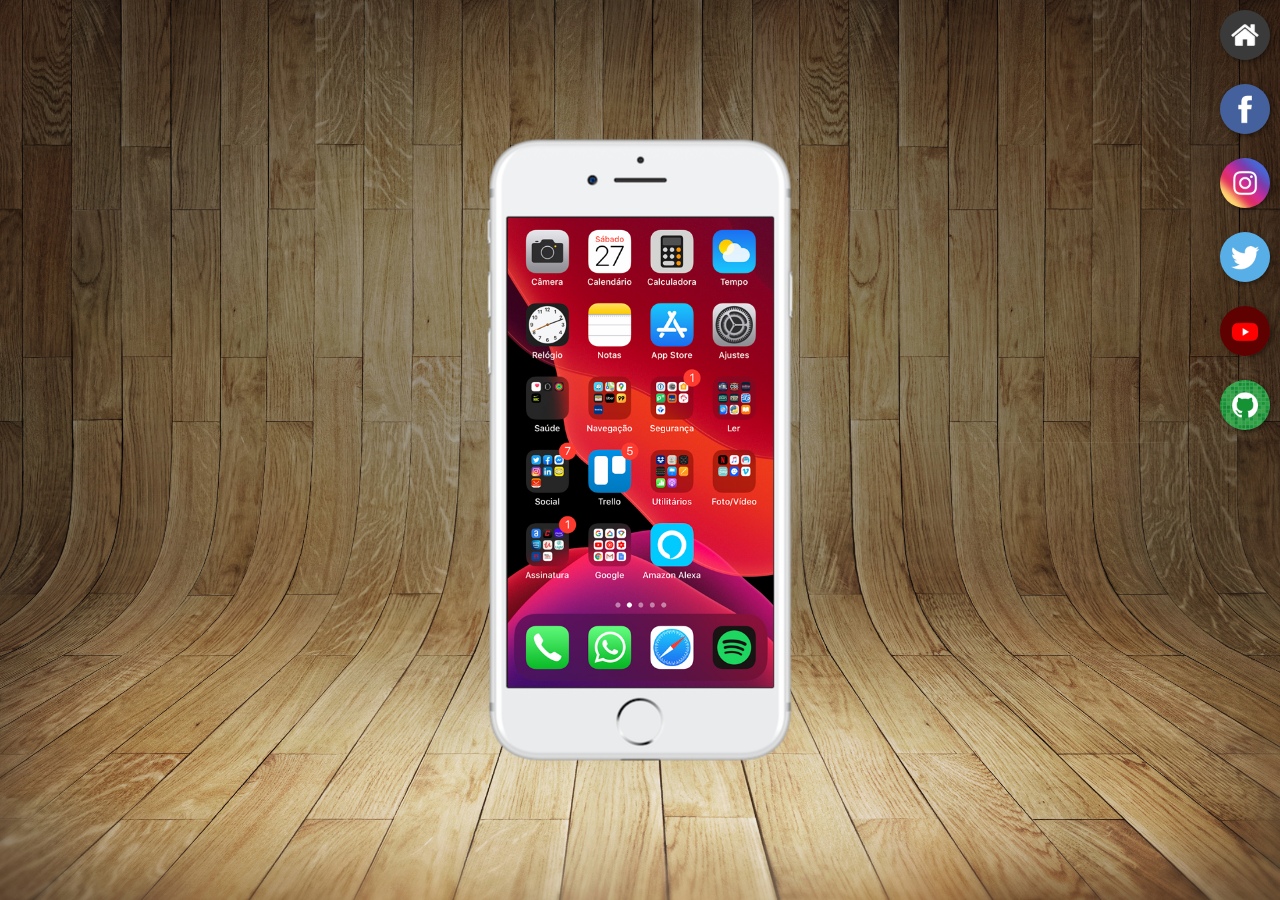
<file: index.html>
<!DOCTYPE html>
<html lang="pt-br">
<head>
    <meta charset="UTF-8">
    <meta name="viewport" content="width=device-width, initial-scale=1.0">
    <link rel="shortcut icon" href="favicon.ico" type="image/x-icon">
    <link rel="stylesheet" href="estilos/style.css">
    <title>Projeto Redes Sociais</title>
</head>
<body>
    <main>
        <section id="telefone">
            <iframe src="home.html" name="tela" id="tela" frameborder="0">
                Seu navegador não é compatível com isso.
            </iframe>
        </section>
        <section id="redes-sociais">
            <a href="home.html" target="tela"><img src="imagens/logo-home.jpg" alt="Home"></a><br>
            <a href="facebook.html" target="tela"><img src="imagens/logo-facebook.jpg" alt="Facebook"></a><br>
            <a href="instagram.html" target="tela"><img src="imagens/logo-instagram.jpg" alt="Instagram"></a><br>
            <a href="twitter.html" target="tela"><img src="imagens/logo-twitter.jpg" alt="Twitter"></a><br>
            <a href="youtube.html" target="tela"><img src="imagens/logo-youtube.jpg" alt="YouTube"></a><br>
            <a href="github.html" target="tela"><img src="imagens/logo-github.jpg" alt="Github"></a>
        </section>
    </main>
</body>
</html>
</file>
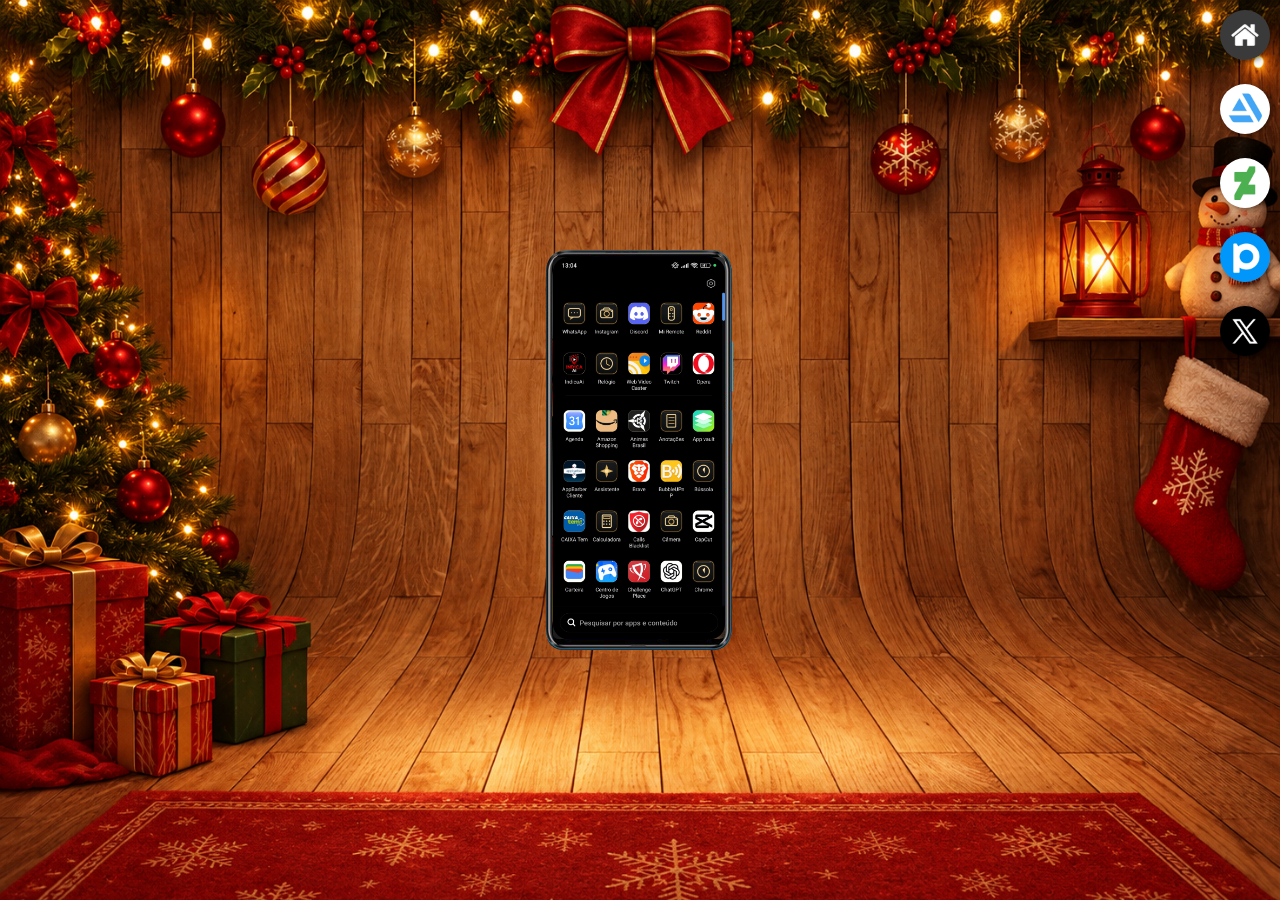
<file: meu-projeto/index.html>
<!DOCTYPE html>
<html lang="pt-br">
<head>
    <meta charset="UTF-8">
    <meta name="viewport" content="width=device-width, initial-scale=1.0">
    <link rel="shortcut icon" href="imagens/favicon.ico" type="image/x-icon">
    <link rel="stylesheet" href="estilos/style.css">
    <title>Projeto Redes Sociais</title>
</head>
<body>
    <main>
        <section id="telefone">
            <iframe src="home.html" name="tela" id="tela" frameborder="0"></iframe>
        </section>
        <section id="redes-sociais">
            <a href="home.html" target="tela"><img src="imagens/logo-home.jpg" alt="Home"></a><br>
            <a href="artstation.html" target="tela"><img src="imagens/logo-artstation.jpg" alt="Artstation"></a><br>
            <a href="devianart.html" target="tela"><img src="imagens/logo-devianart.jpg" alt="Devianart"></a><br>
            <a href="pixiv.html" target="tela"><img src="imagens/logo-pixiv.jpg" alt="Pixiv"></a><br>
            <a href="x.html" target="tela"><img src="imagens/logo-x.jpg" alt="X"></a>
        </section>
    </main>
</body>
</html>
</file>
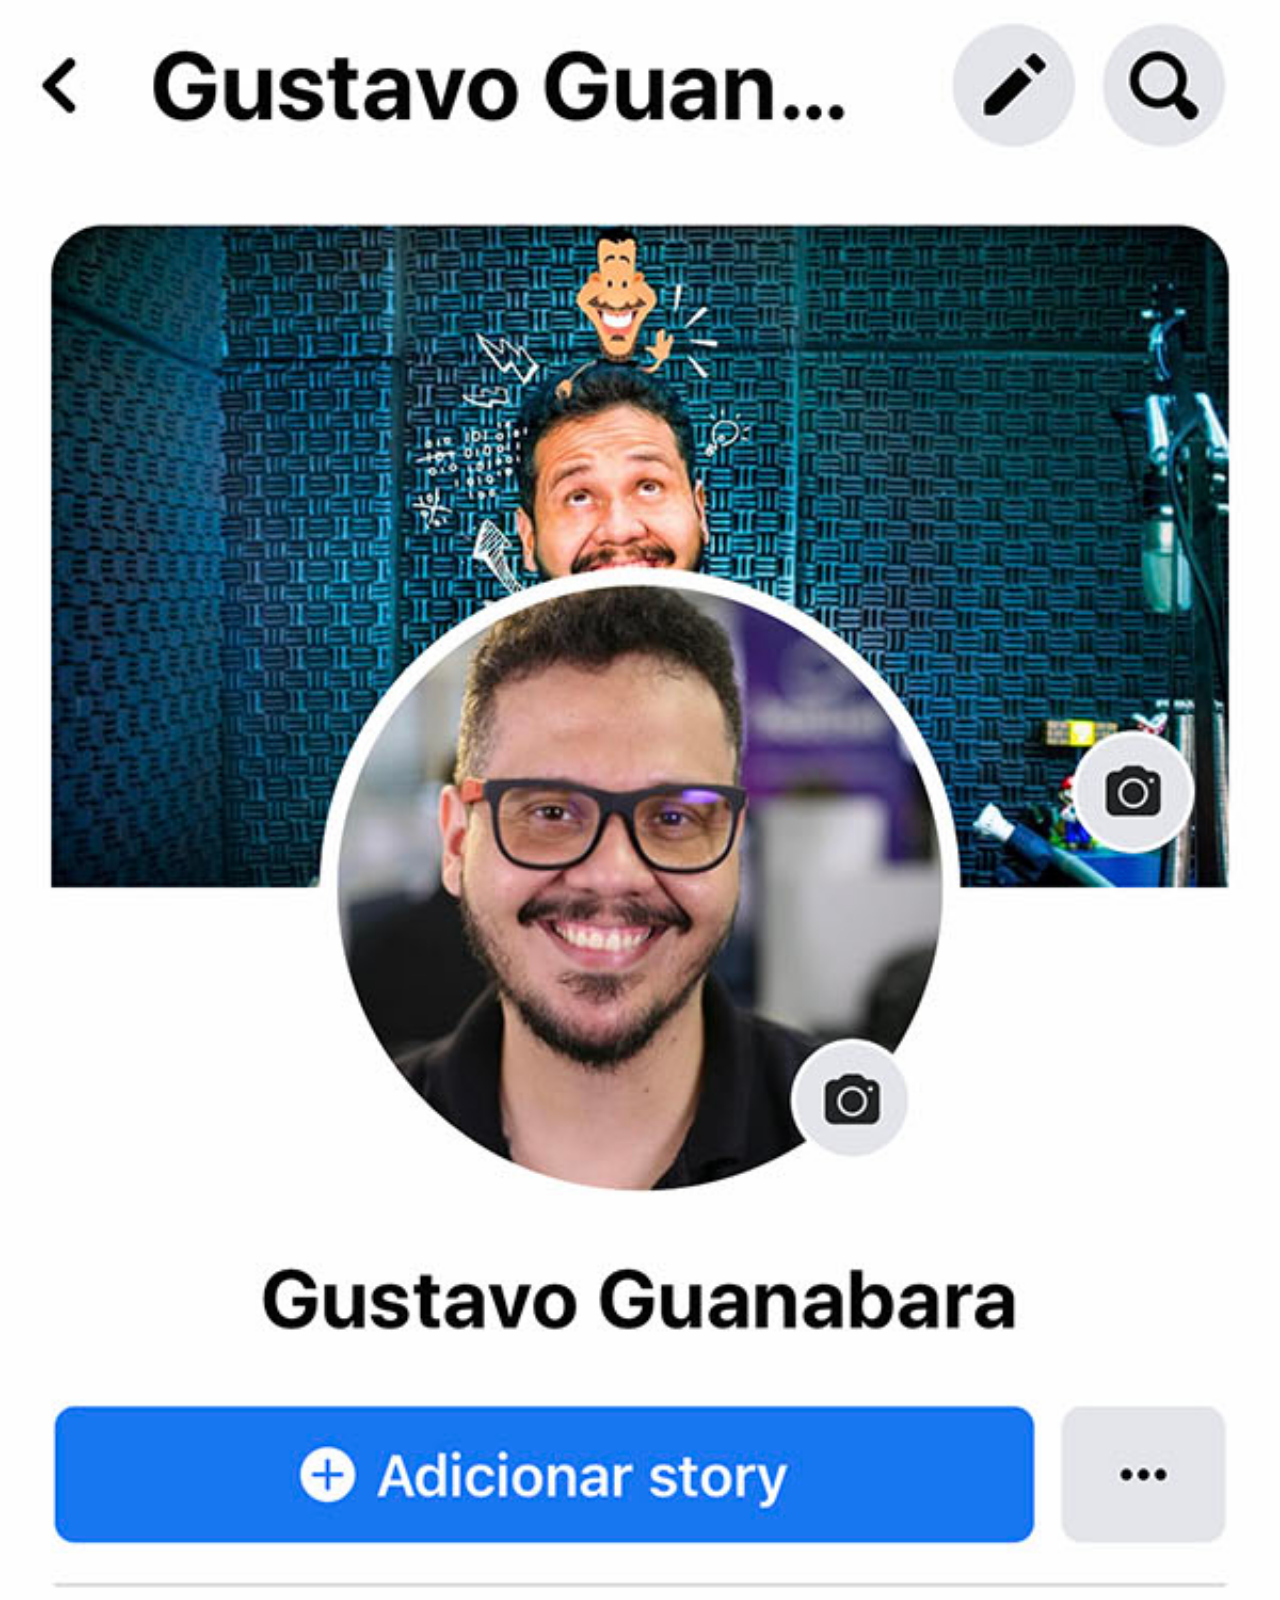
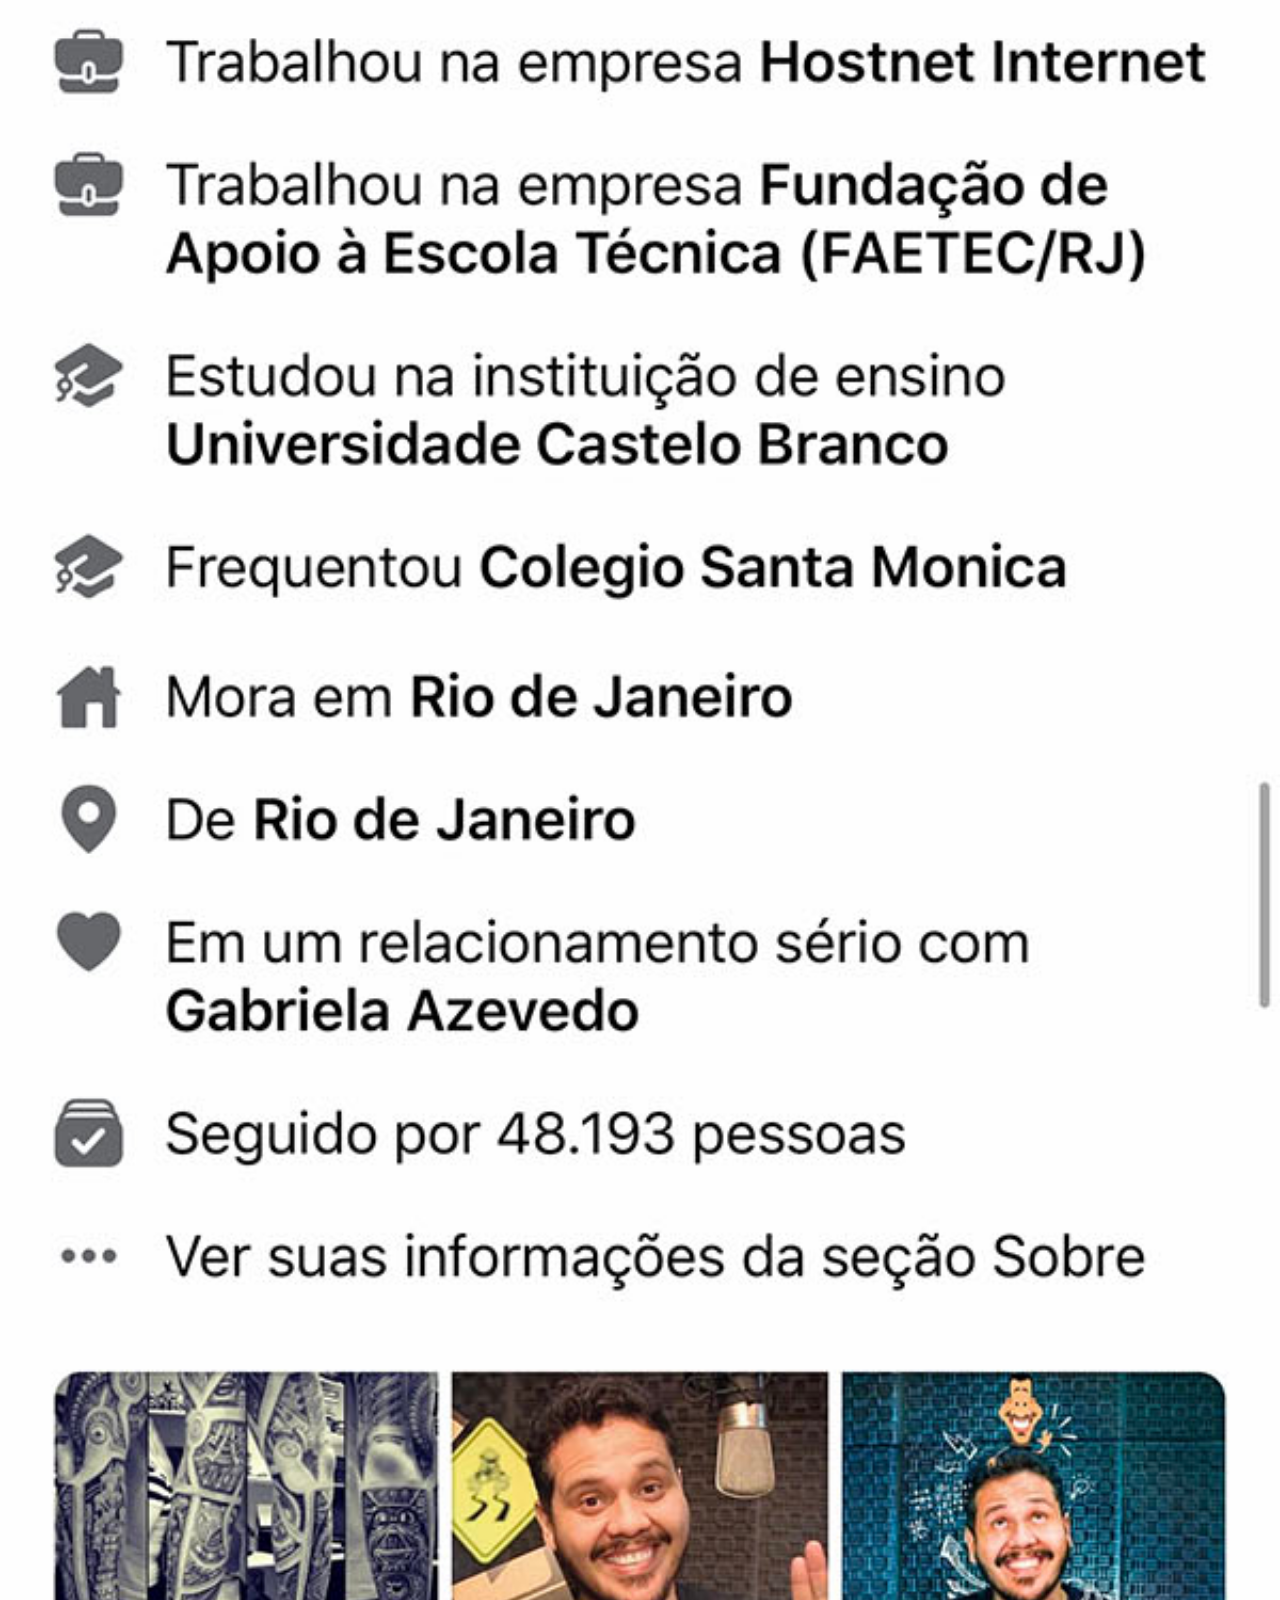
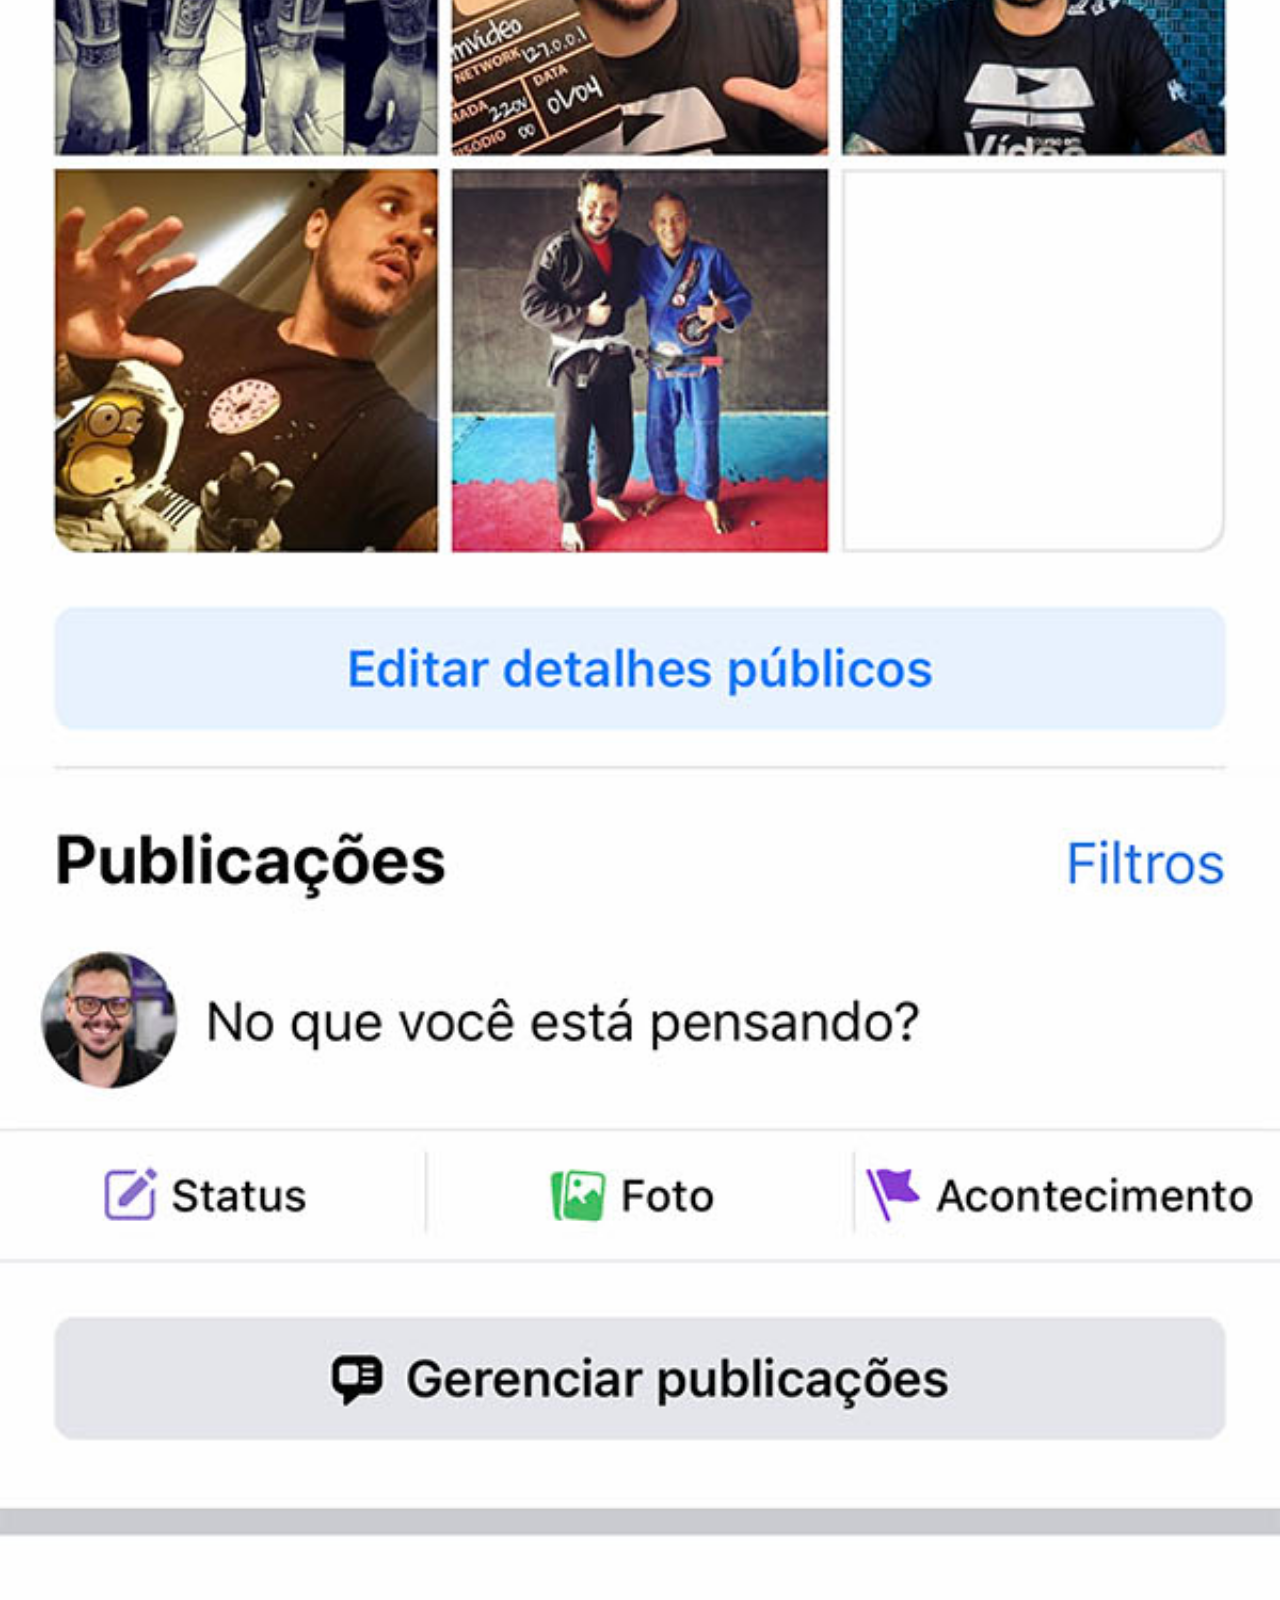
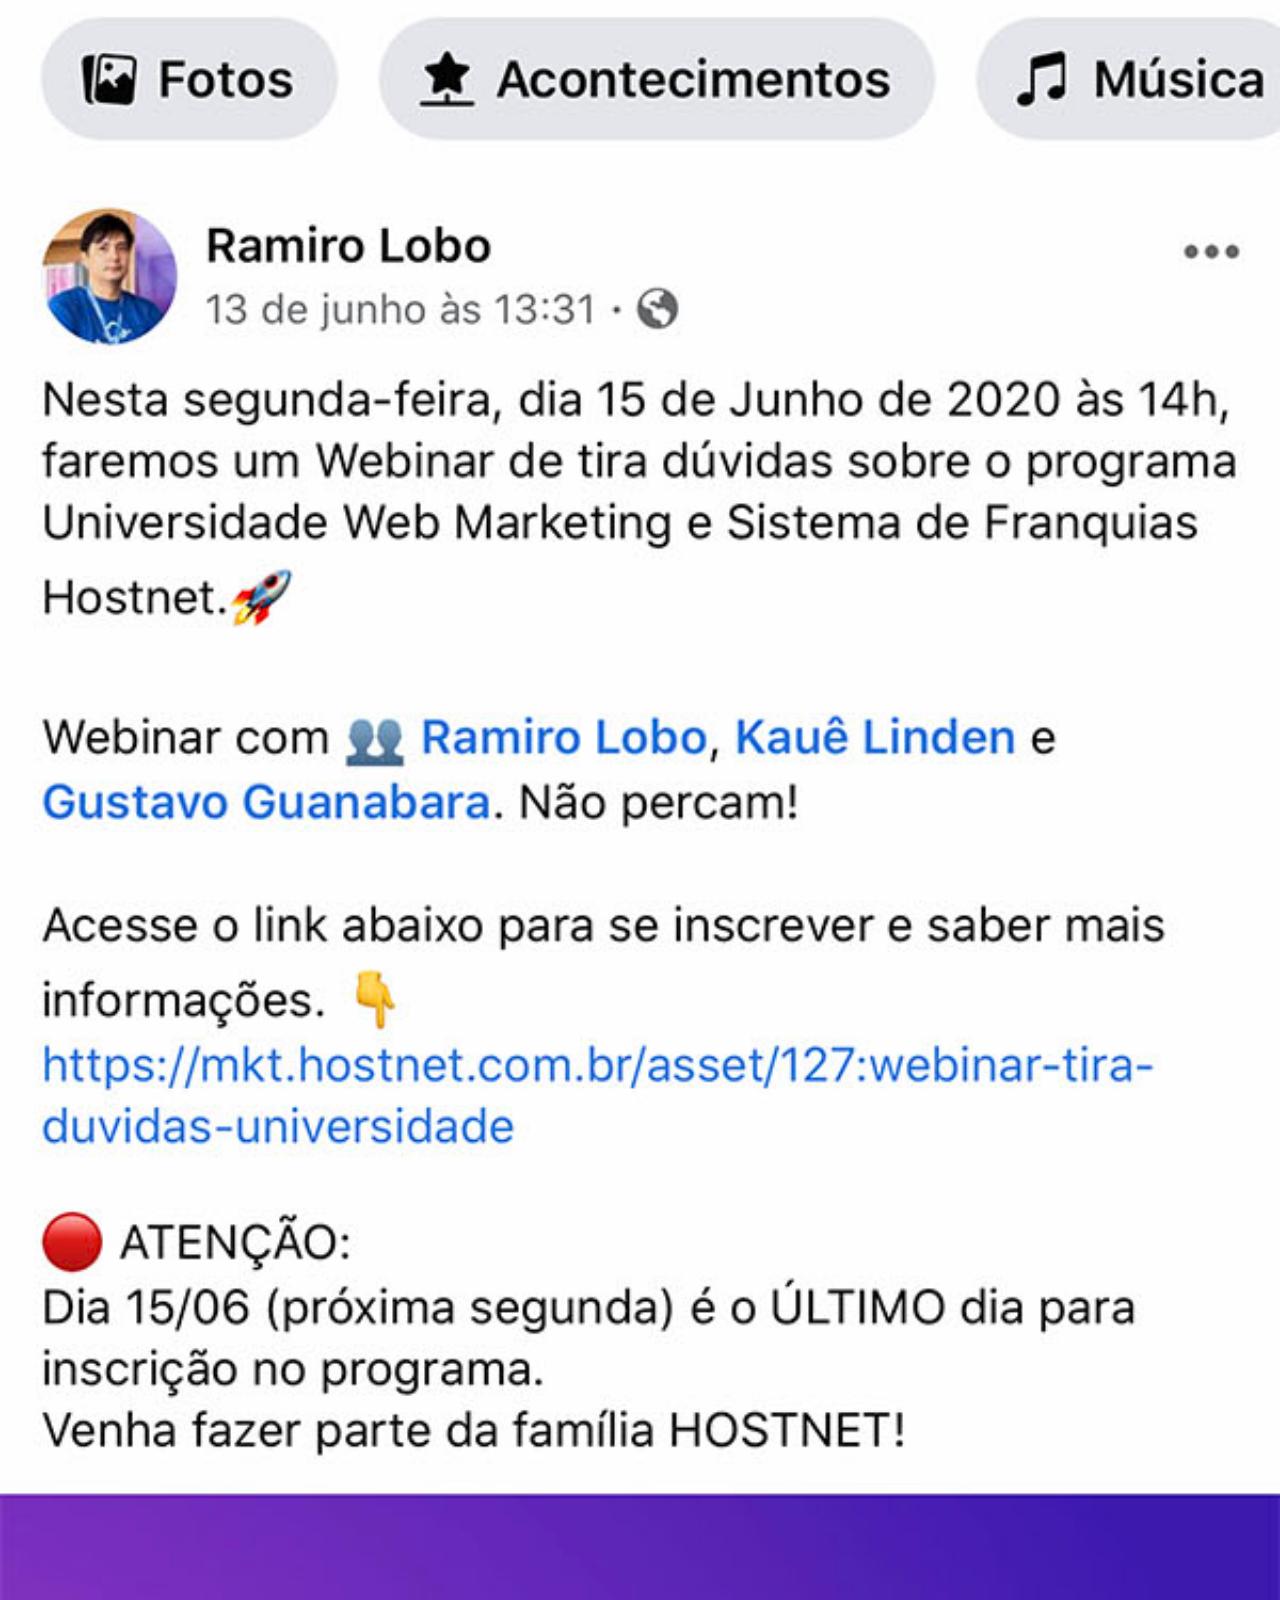
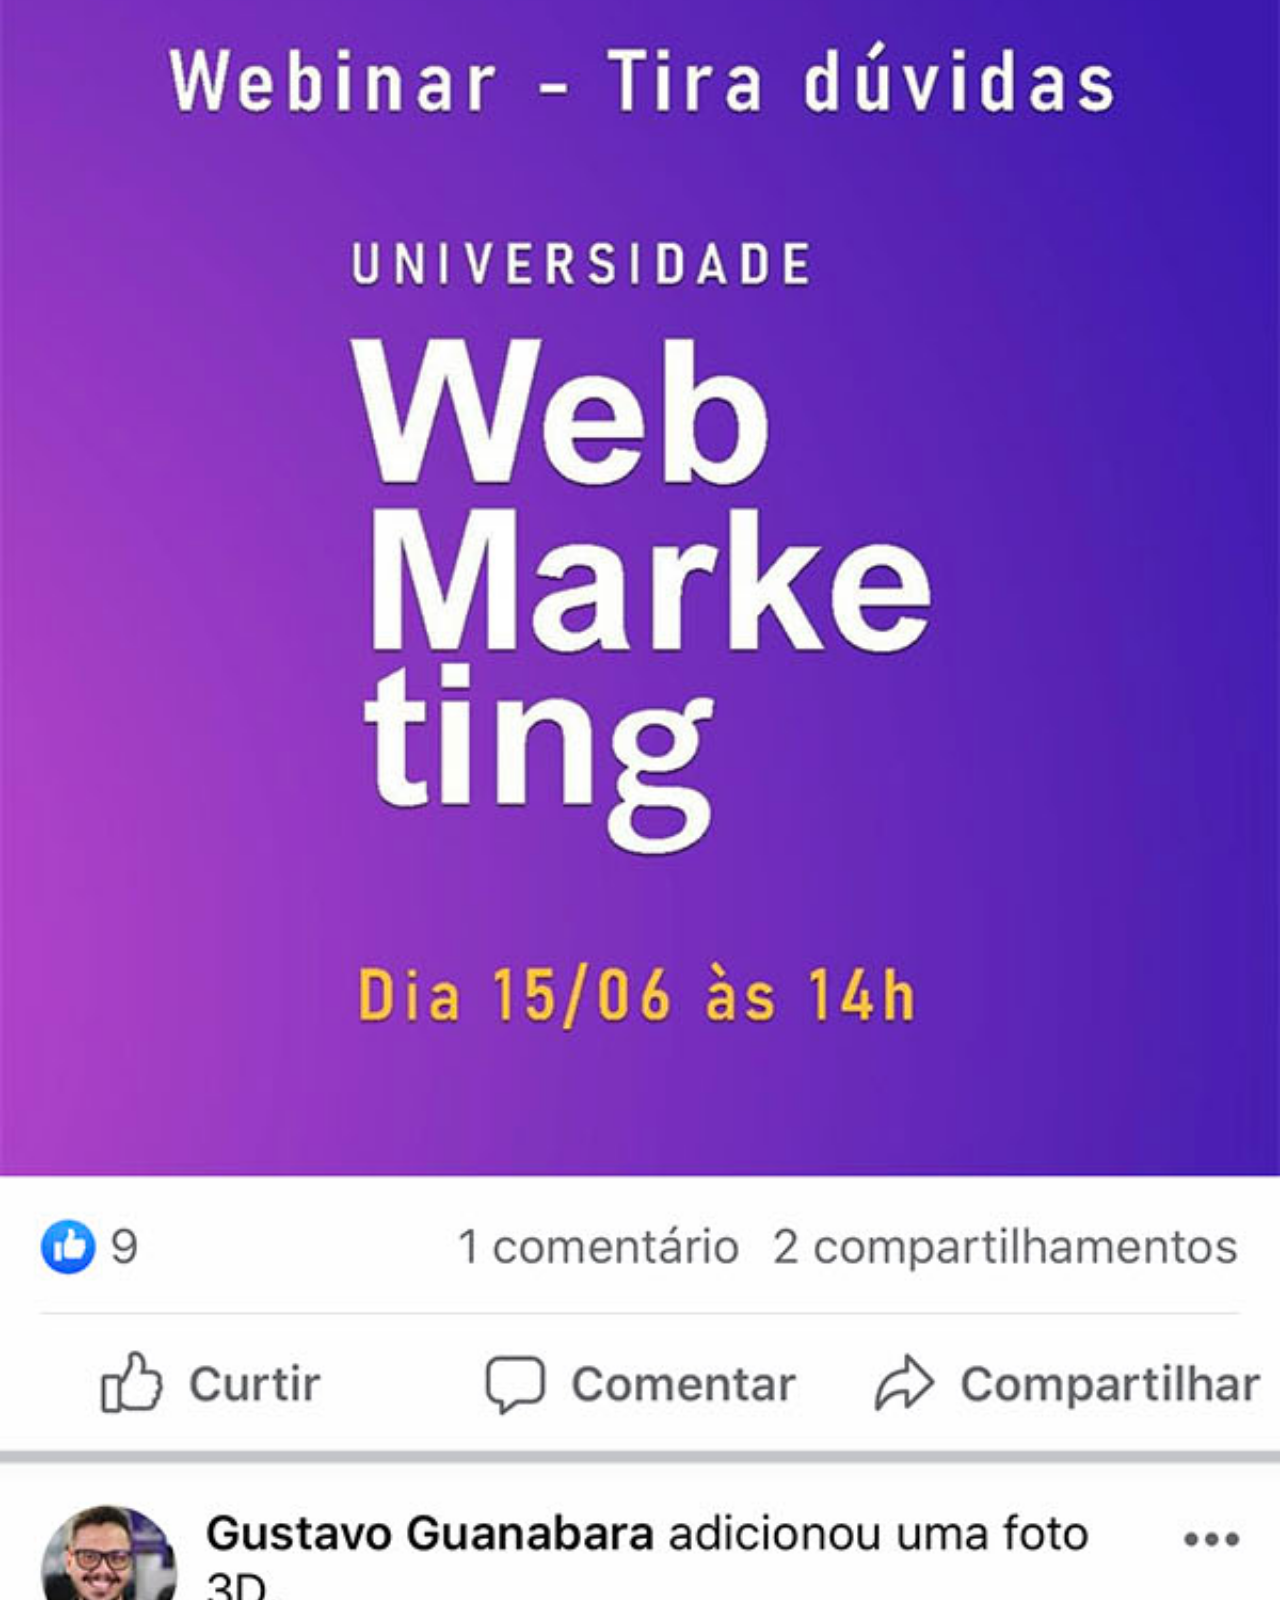
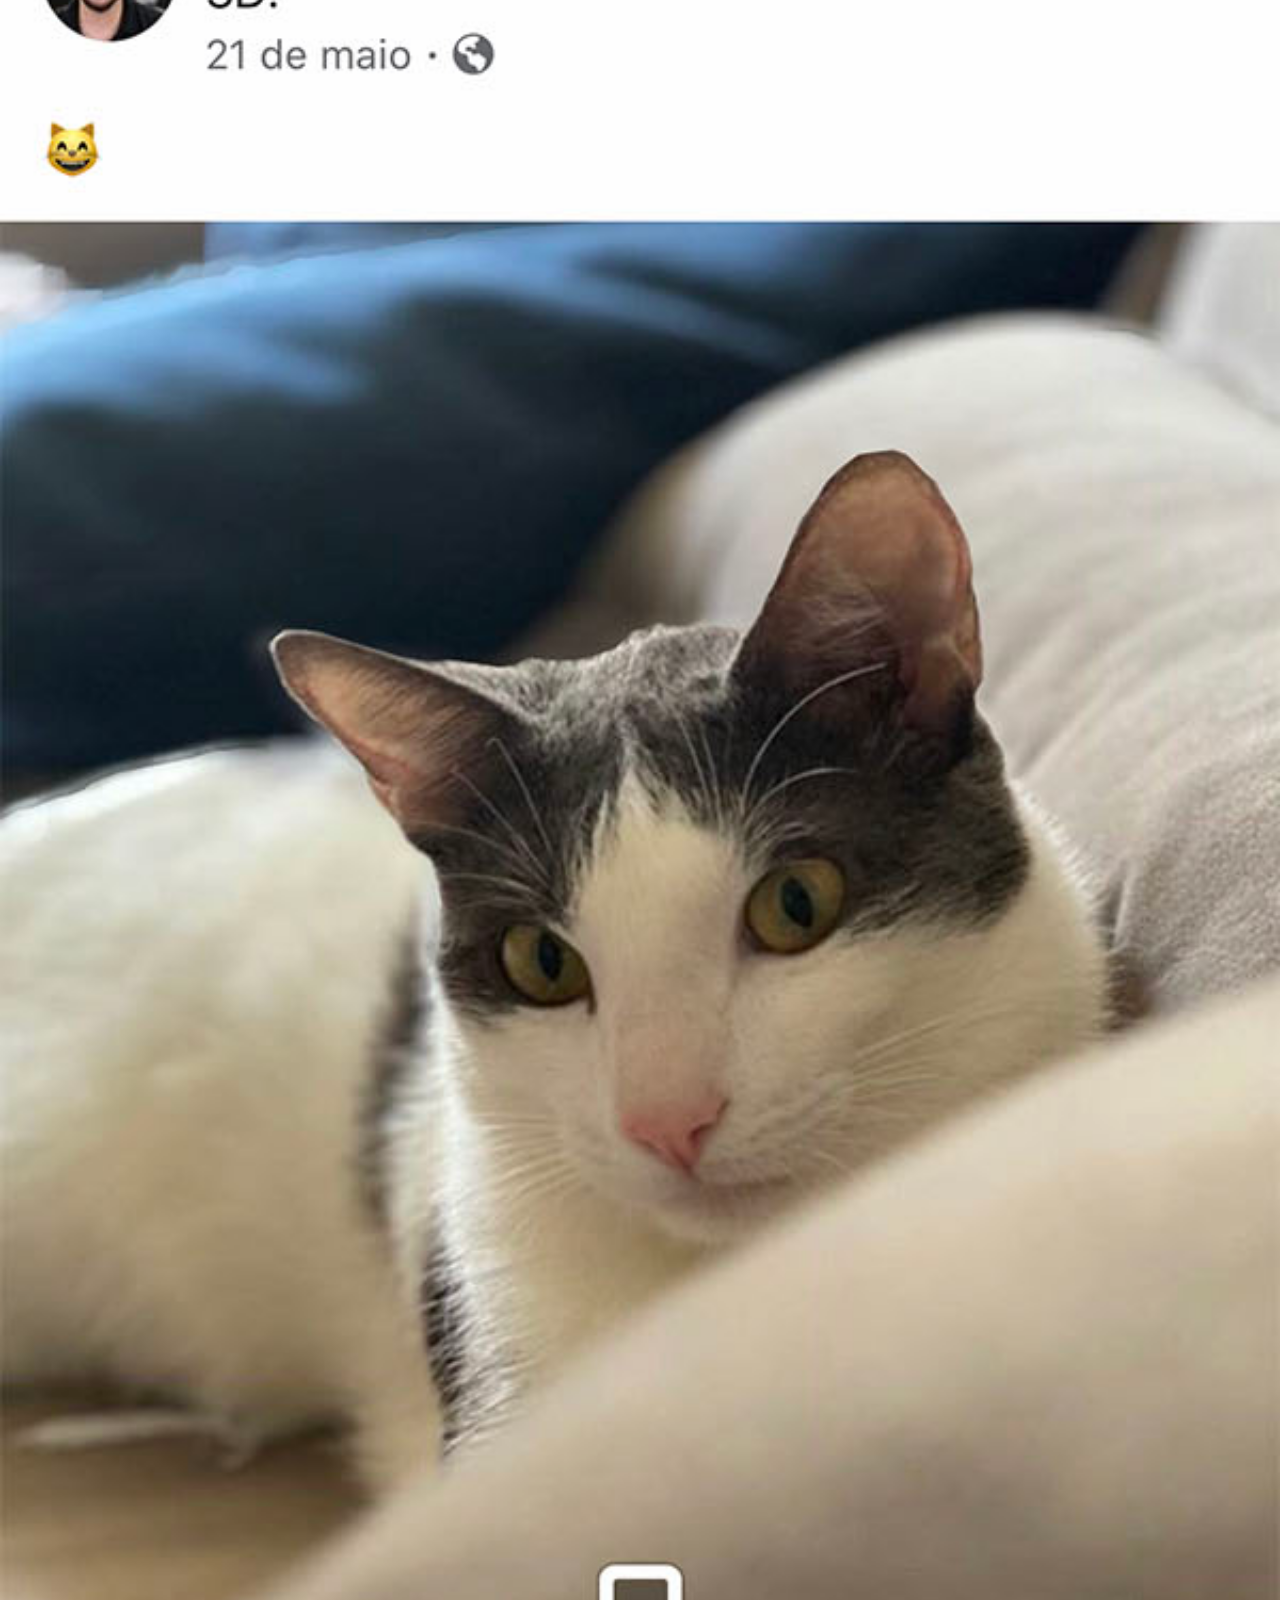
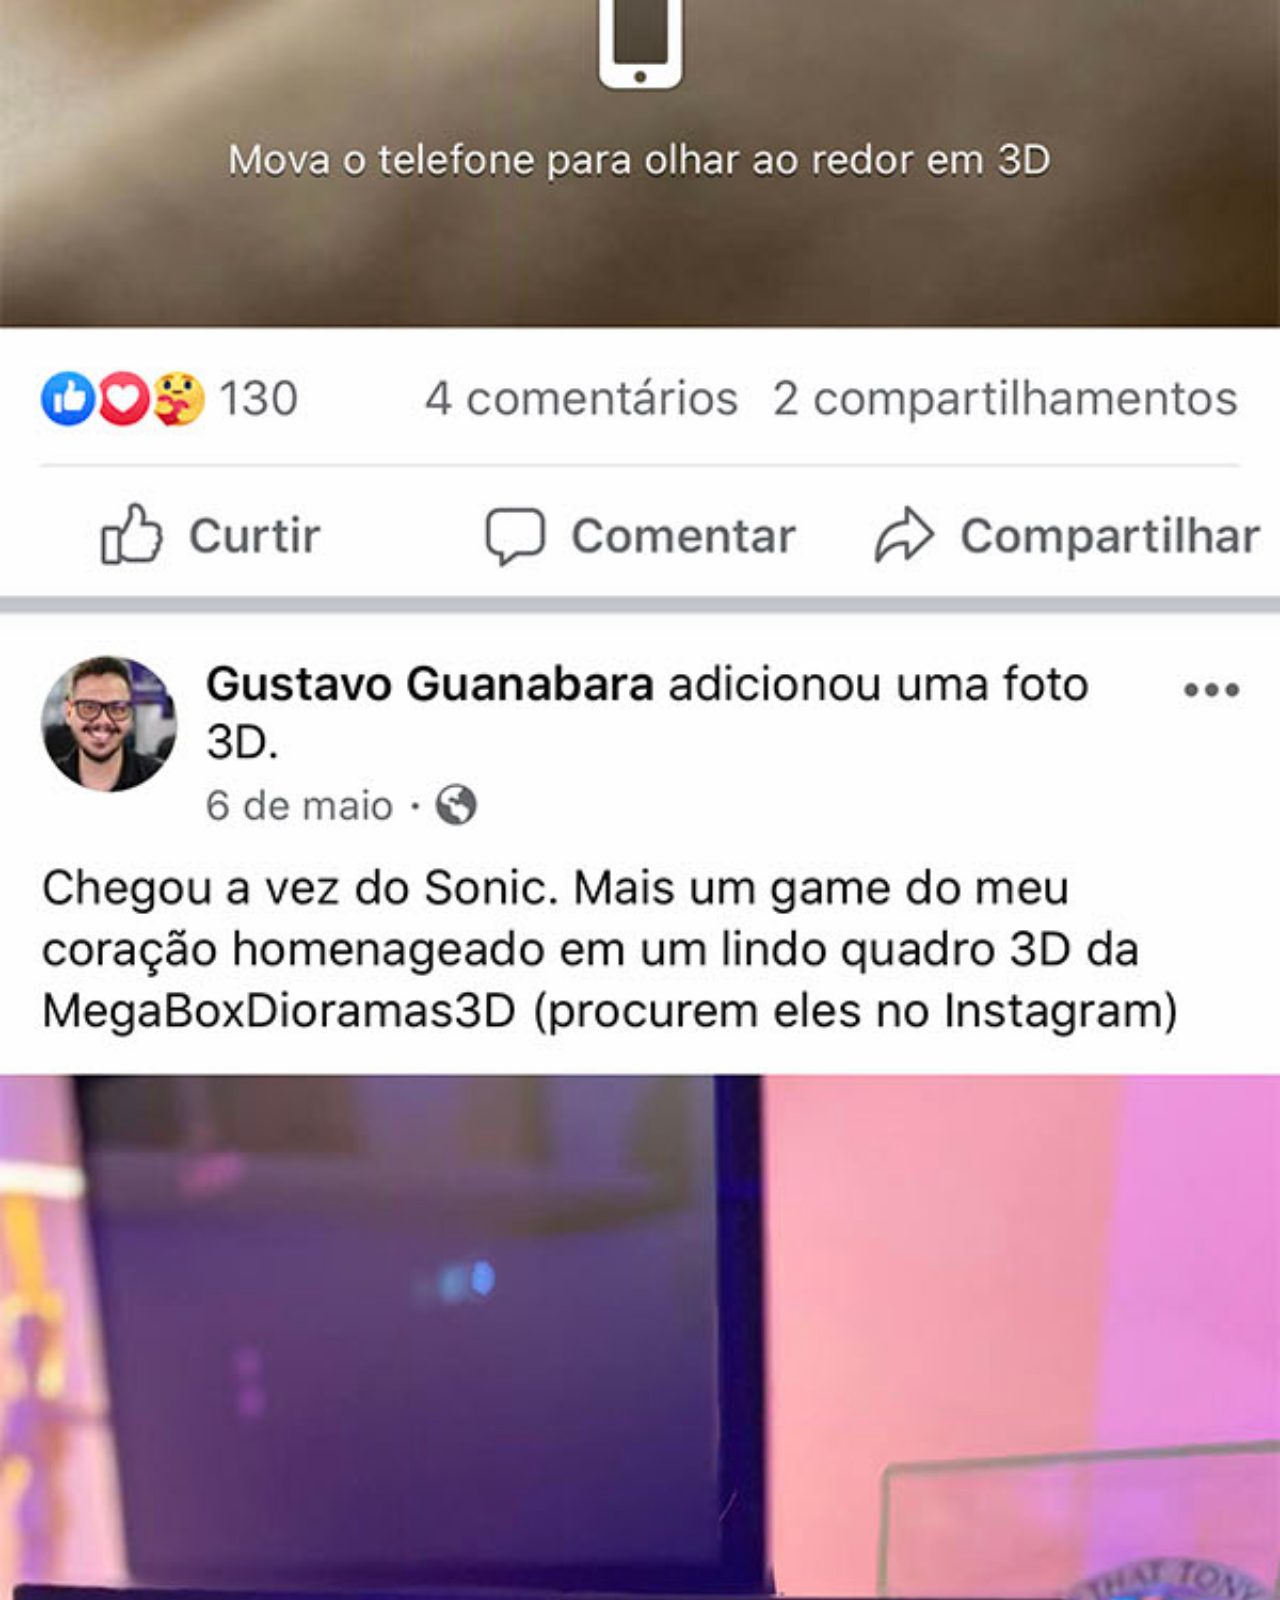
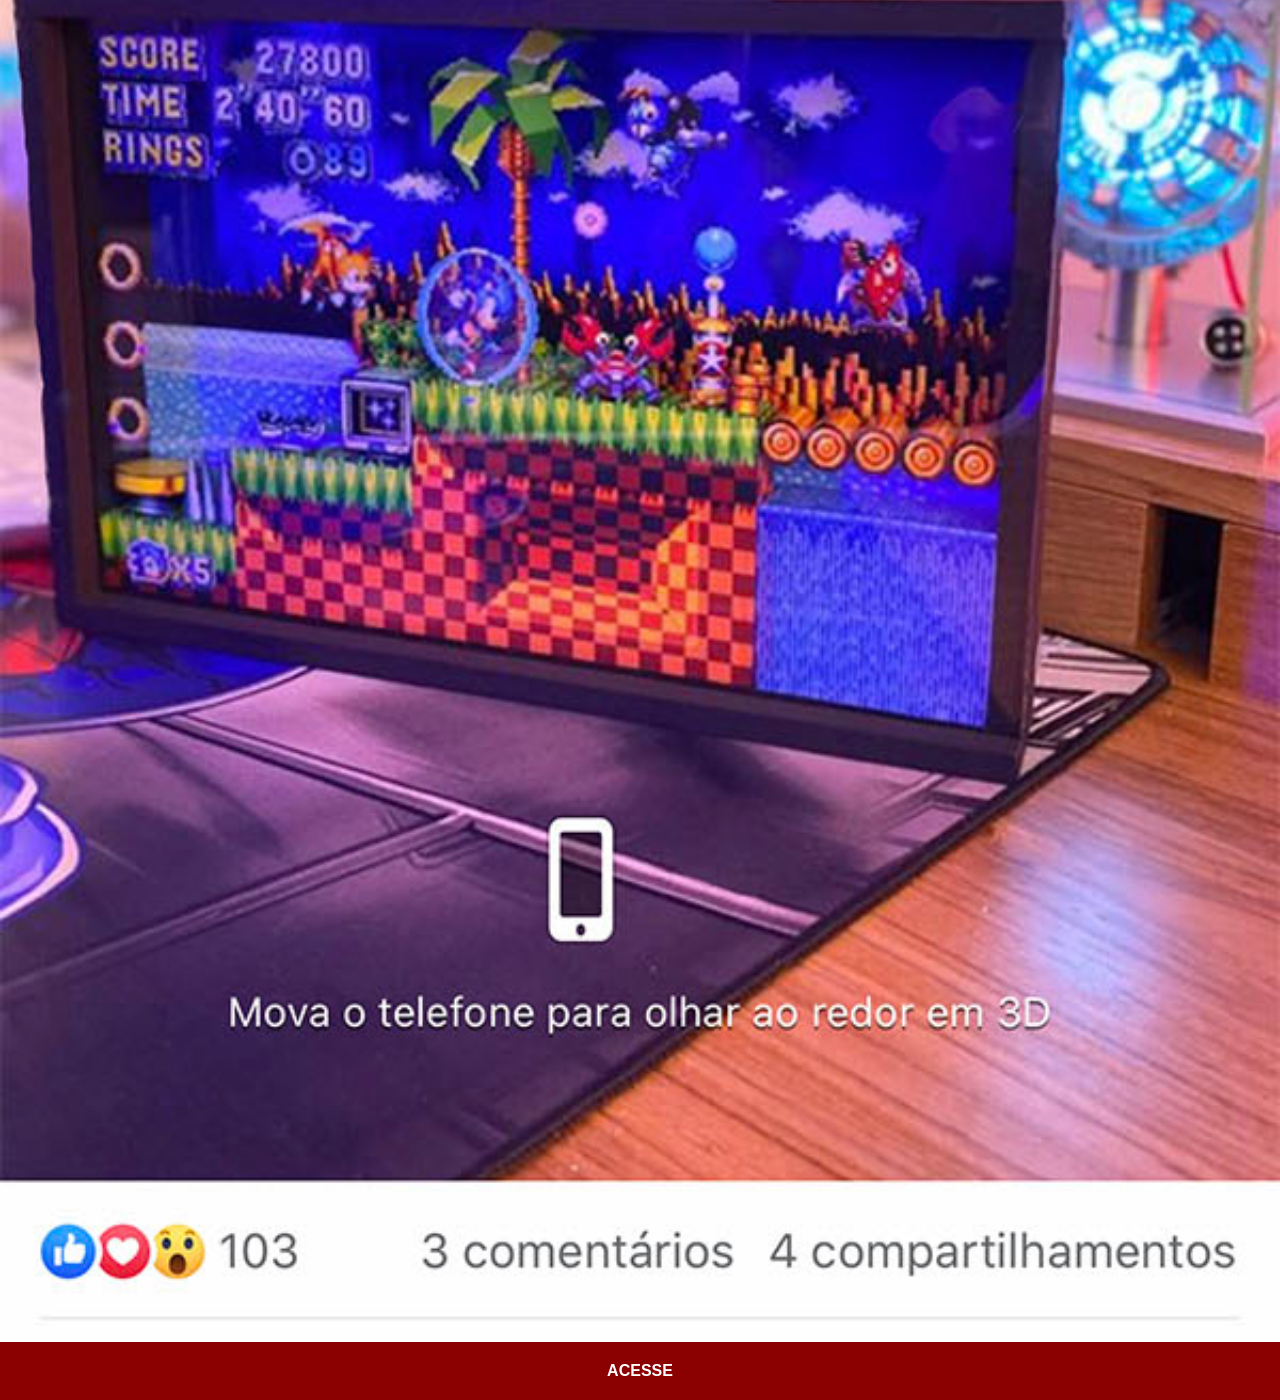
<file: facebook.html>
<!DOCTYPE html>
<html lang="pt-br">
<head>
    <meta charset="UTF-8">
    <meta name="viewport" content="width=device-width, initial-scale=1.0">
    <link rel="stylesheet" href="estilos/social.css">
    <title>Facebook</title>
</head>
<body>
    <img src="imagens/tela-facebook.jpg" alt="Facebook">
    <a href="https://www.facebook.com/gustavoguanabara/?locale=pt_BR" target="_blank">ACESSE</a>
</body>
</html>
</file>
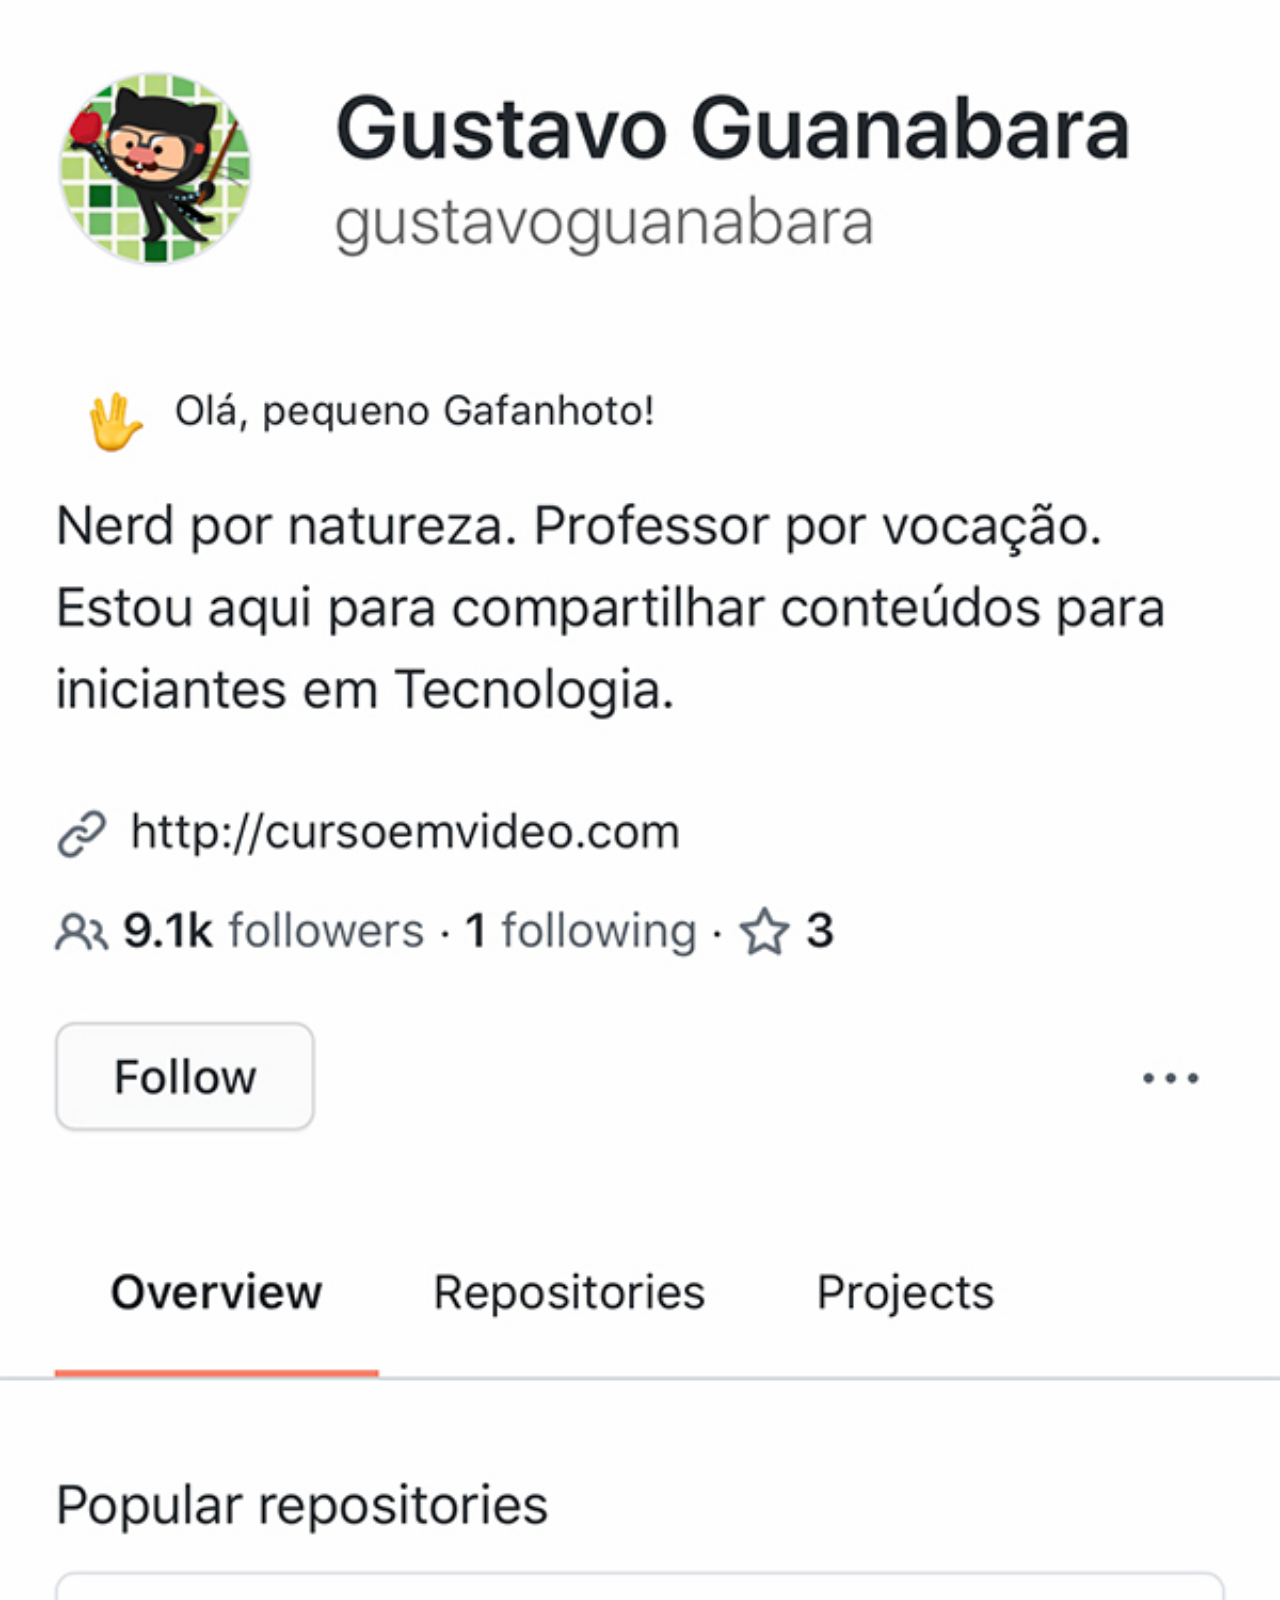
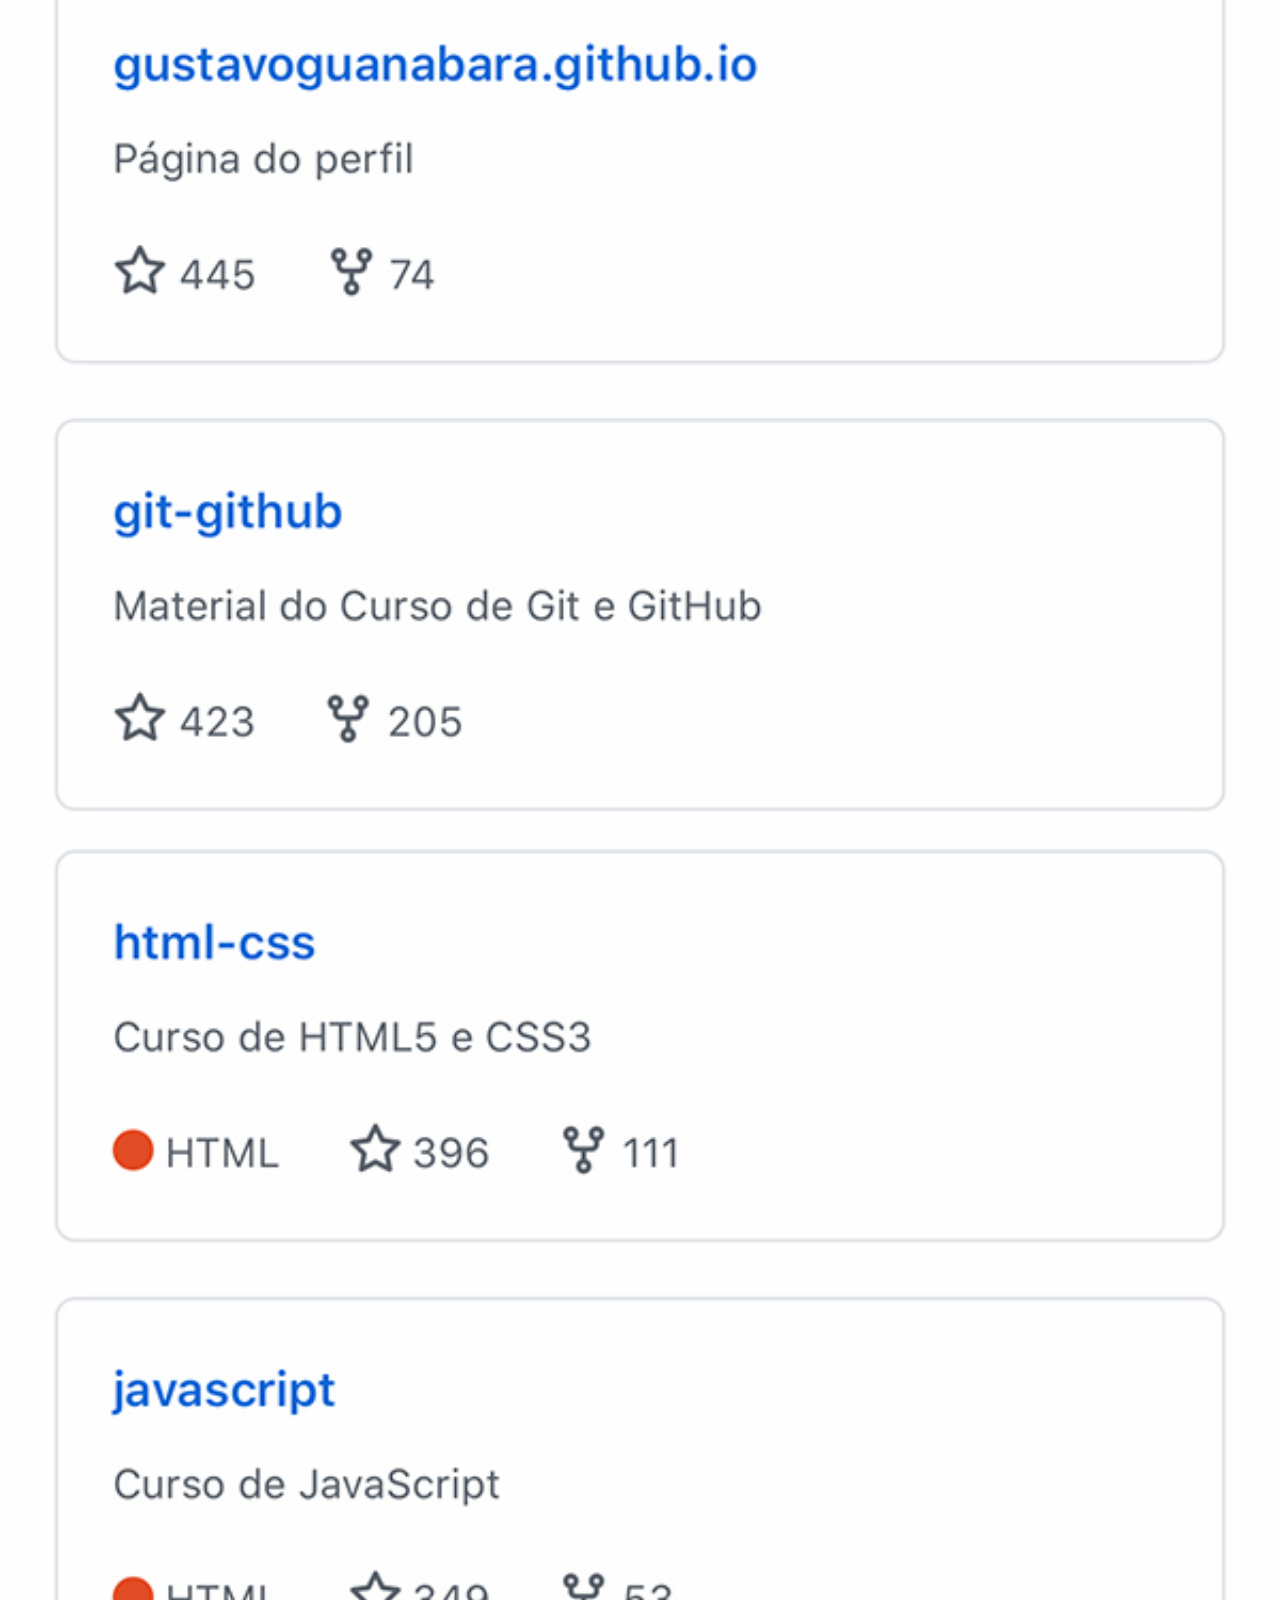
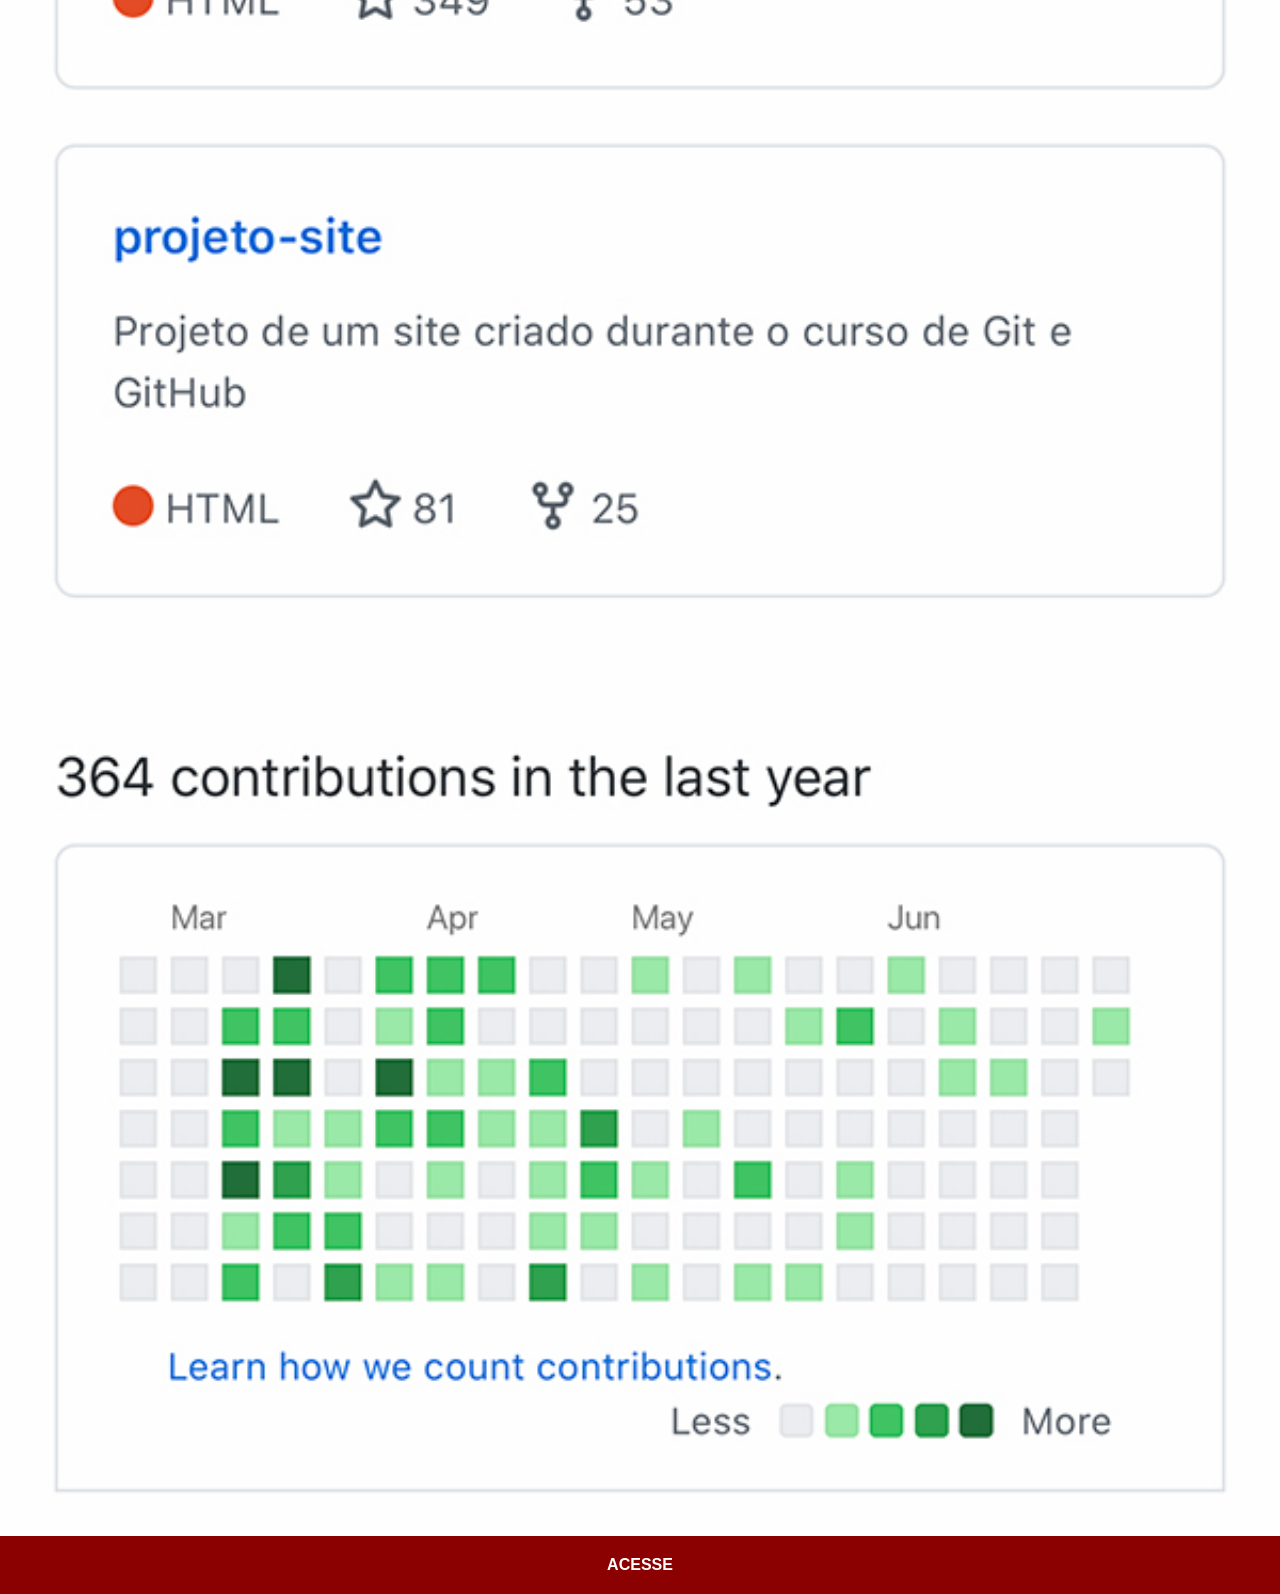
<file: github.html>
<!DOCTYPE html>
<html lang="pt-br">
<head>
    <meta charset="UTF-8">
    <meta name="viewport" content="width=device-width, initial-scale=1.0">
    <link rel="stylesheet" href="estilos/social.css">
    <title>Github</title>
</head>
<body>
    <img src="imagens/tela-github.jpg" alt="Github">
    <a href="https://github.com/gustavoguanabara" target="_blank">ACESSE</a>
</body>
</html>
</file>
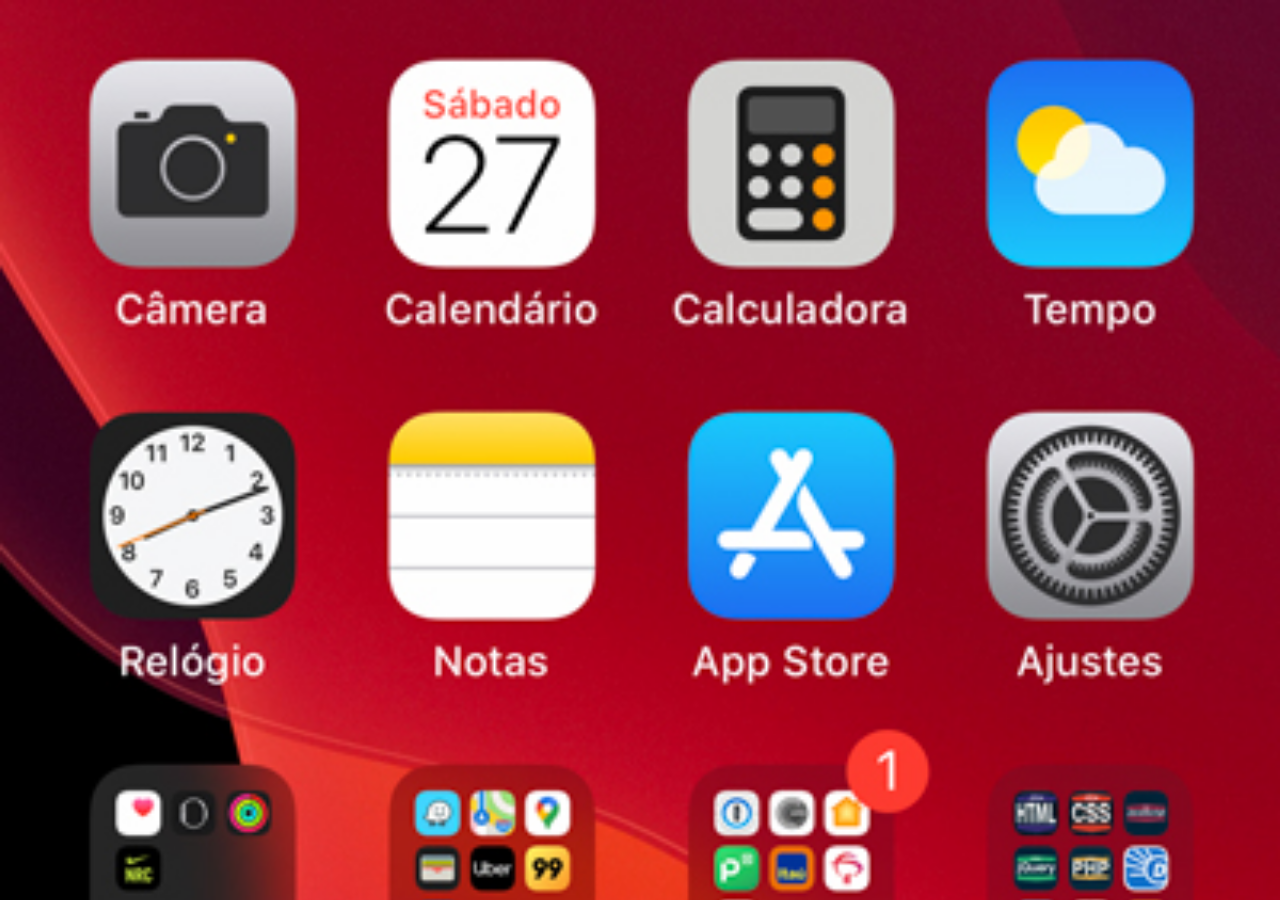
<file: home.html>
<!DOCTYPE html>
<html lang="pt-br">
<head>
    <meta charset="UTF-8">
    <meta name="viewport" content="width=device-width, initial-scale=1.0">
    <title>Home</title>
    <style>
        * {
            margin: 0px;
            padding: 0px;
        }

        body {
            height: 100vh;
            width: 100vw;
            background: black url(imagens/tela-home.jpg) no-repeat top center;
            background-size: cover;
        }
    </style>
</head>
<body>
    
</body>
</html>
</file>
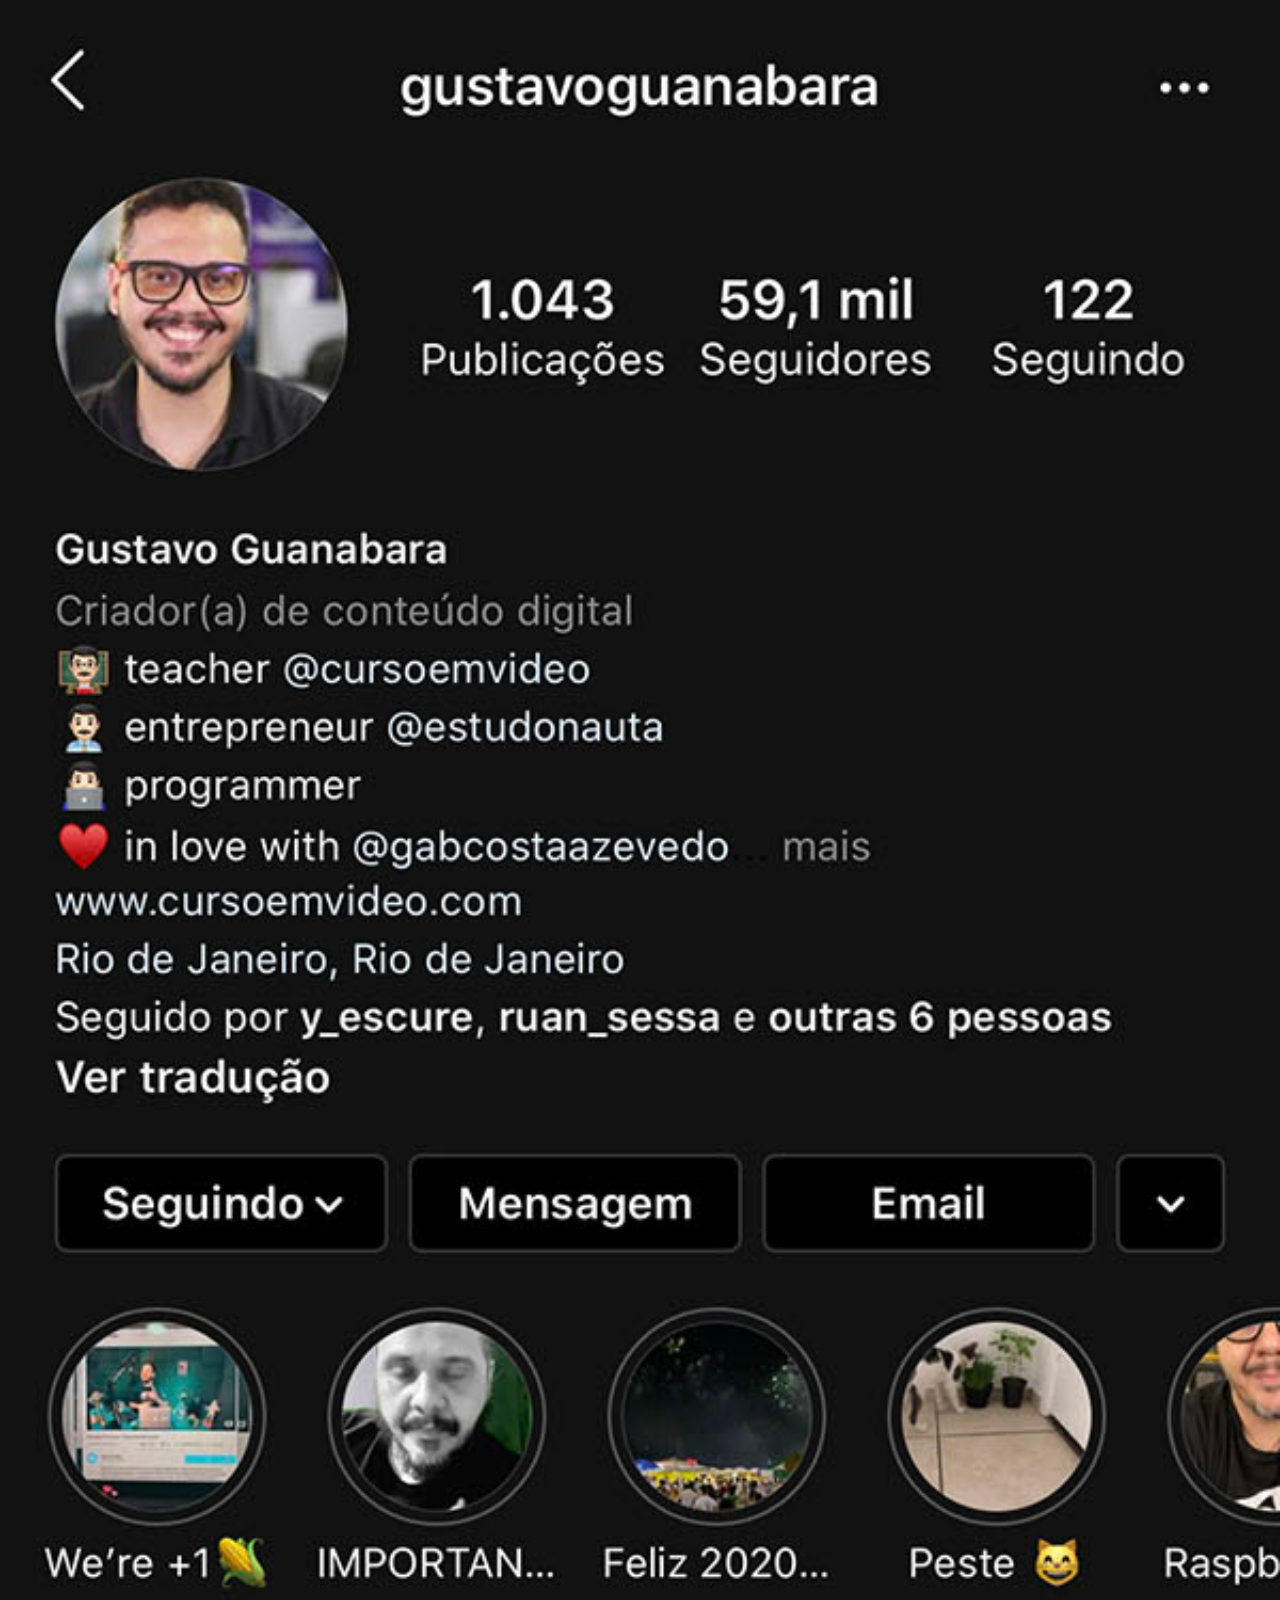
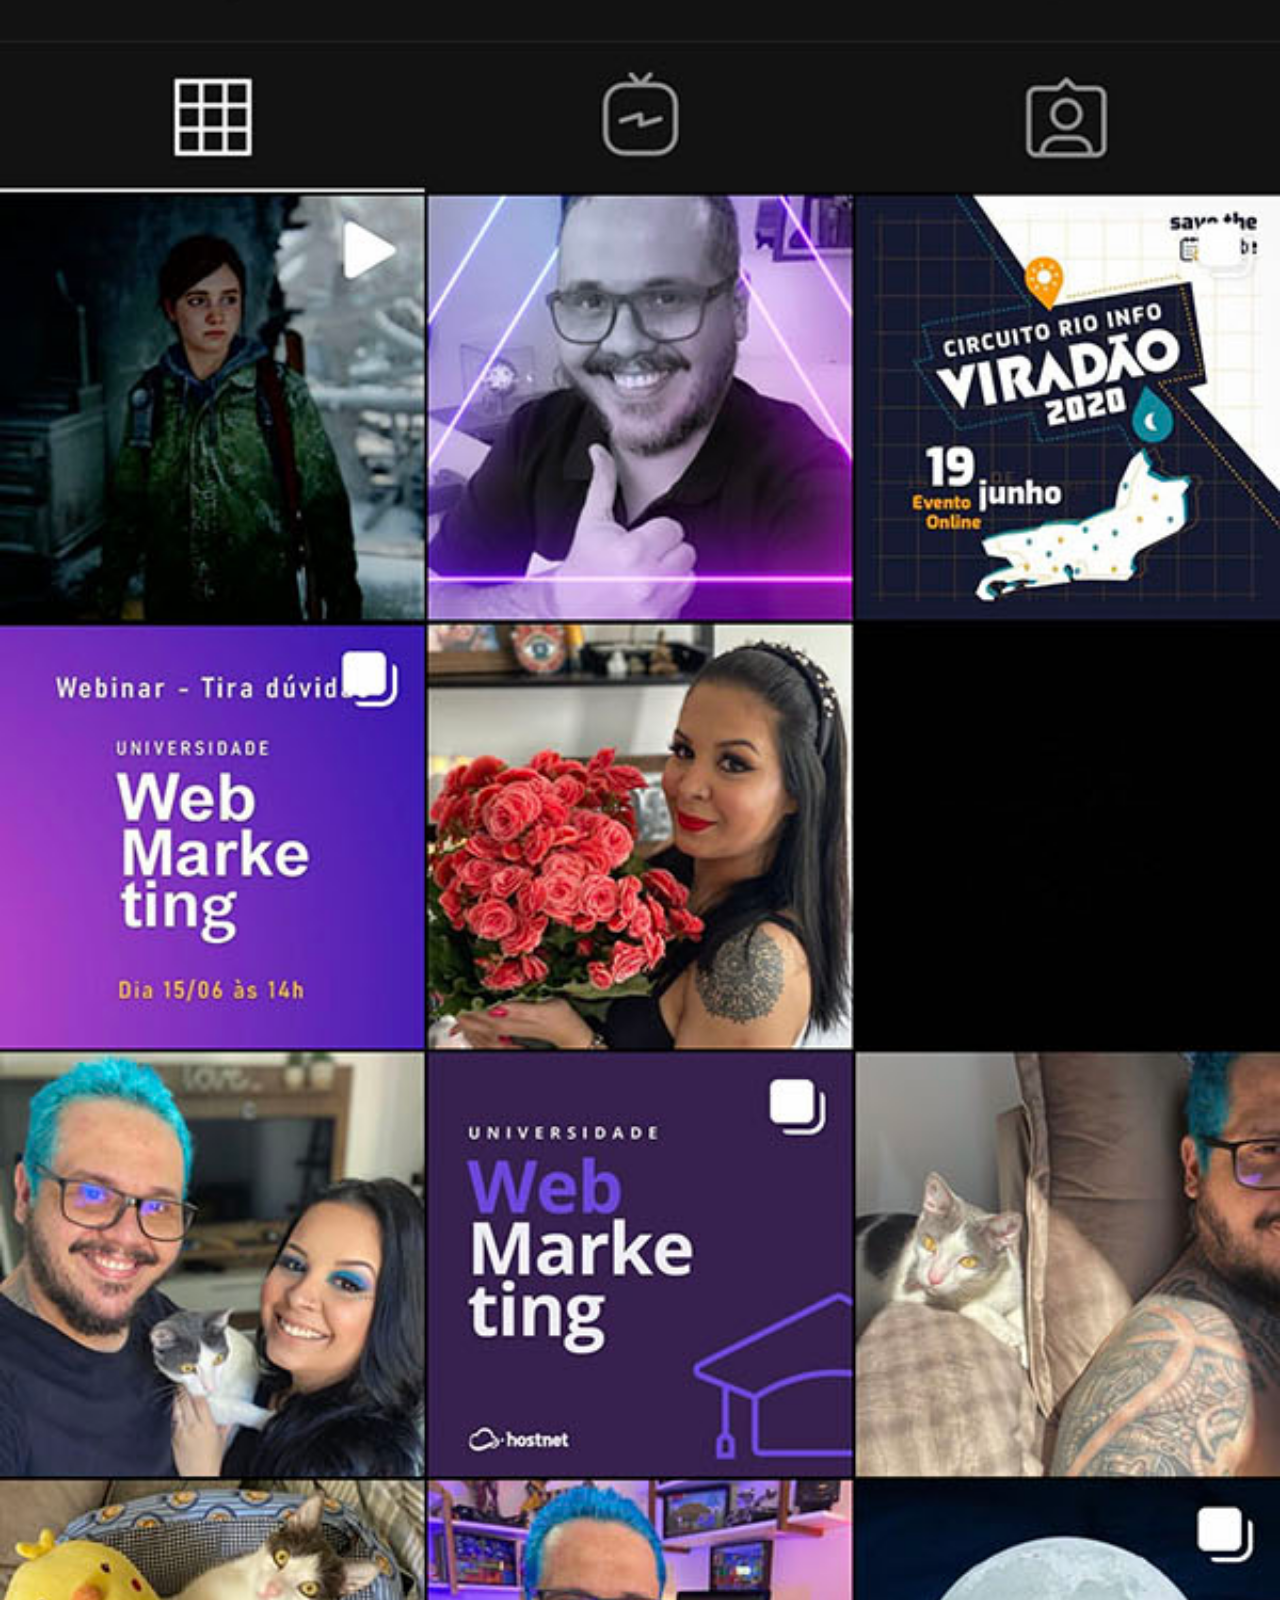
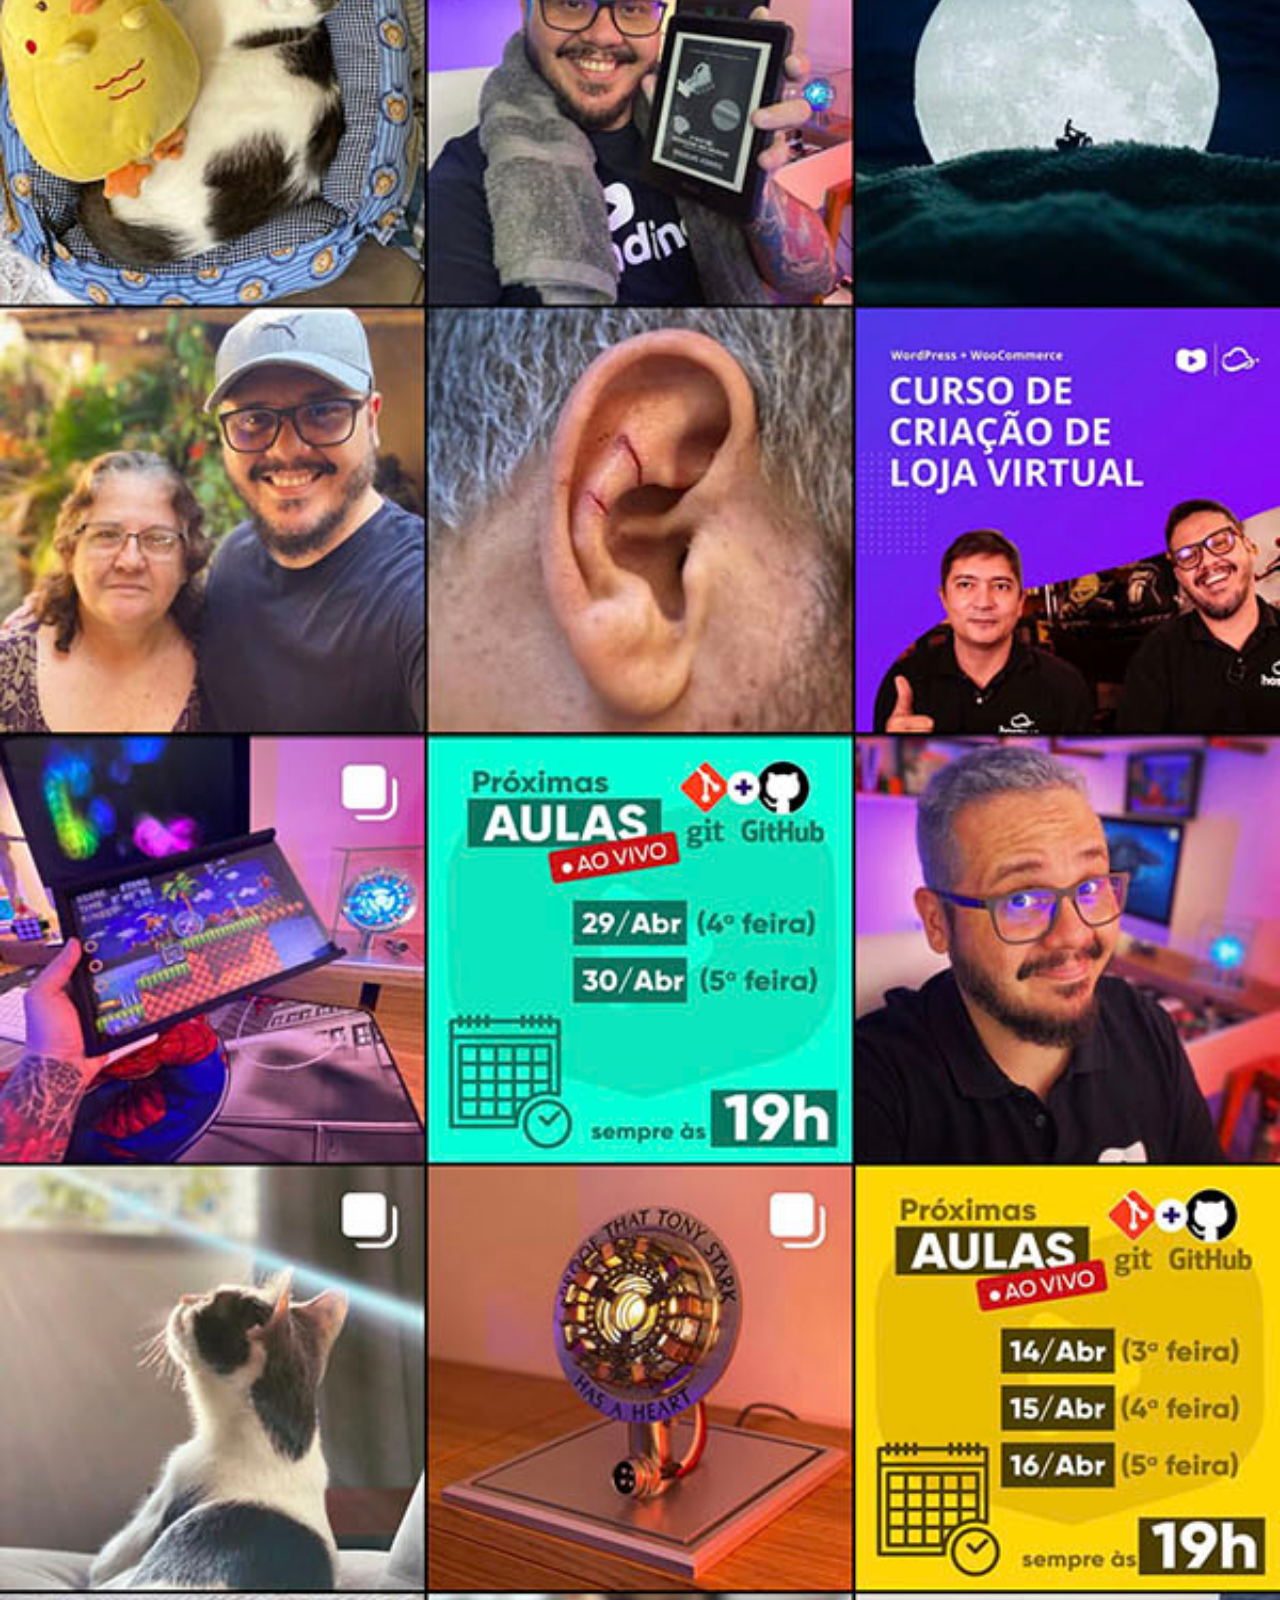
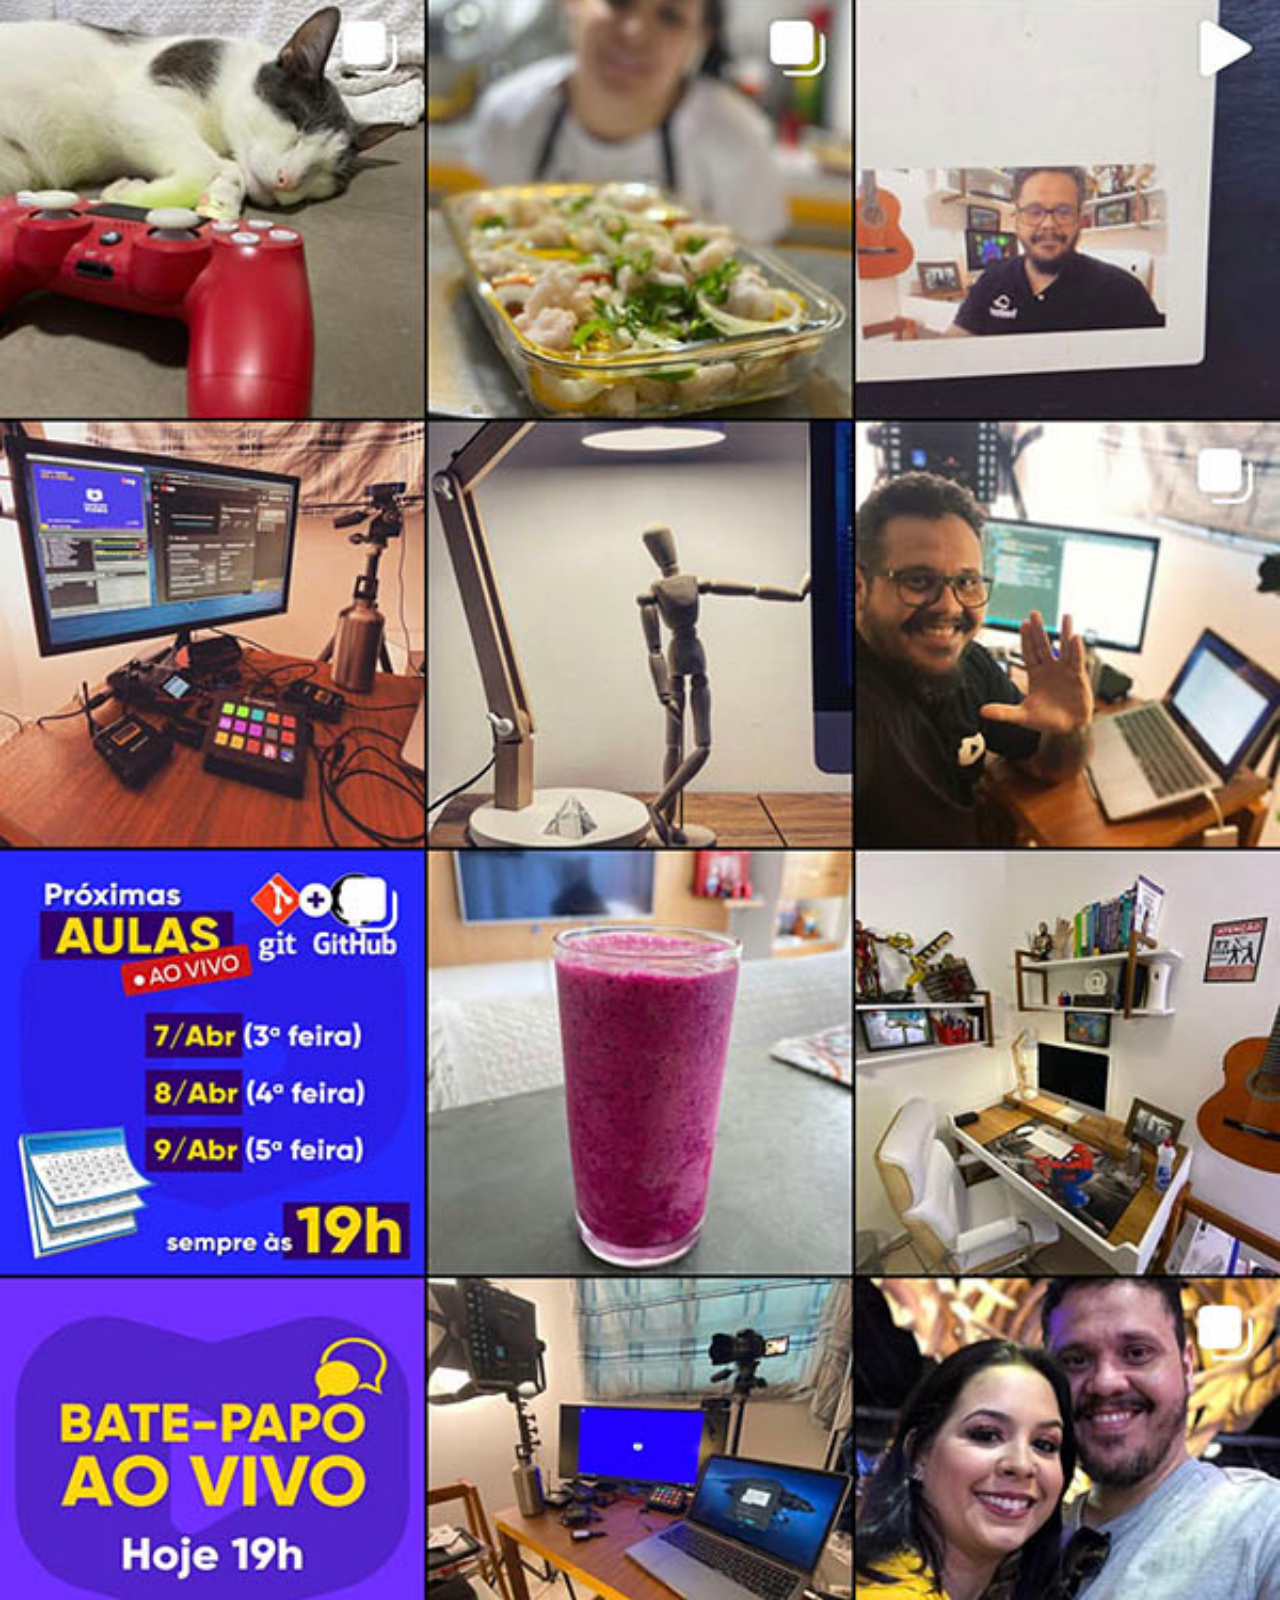
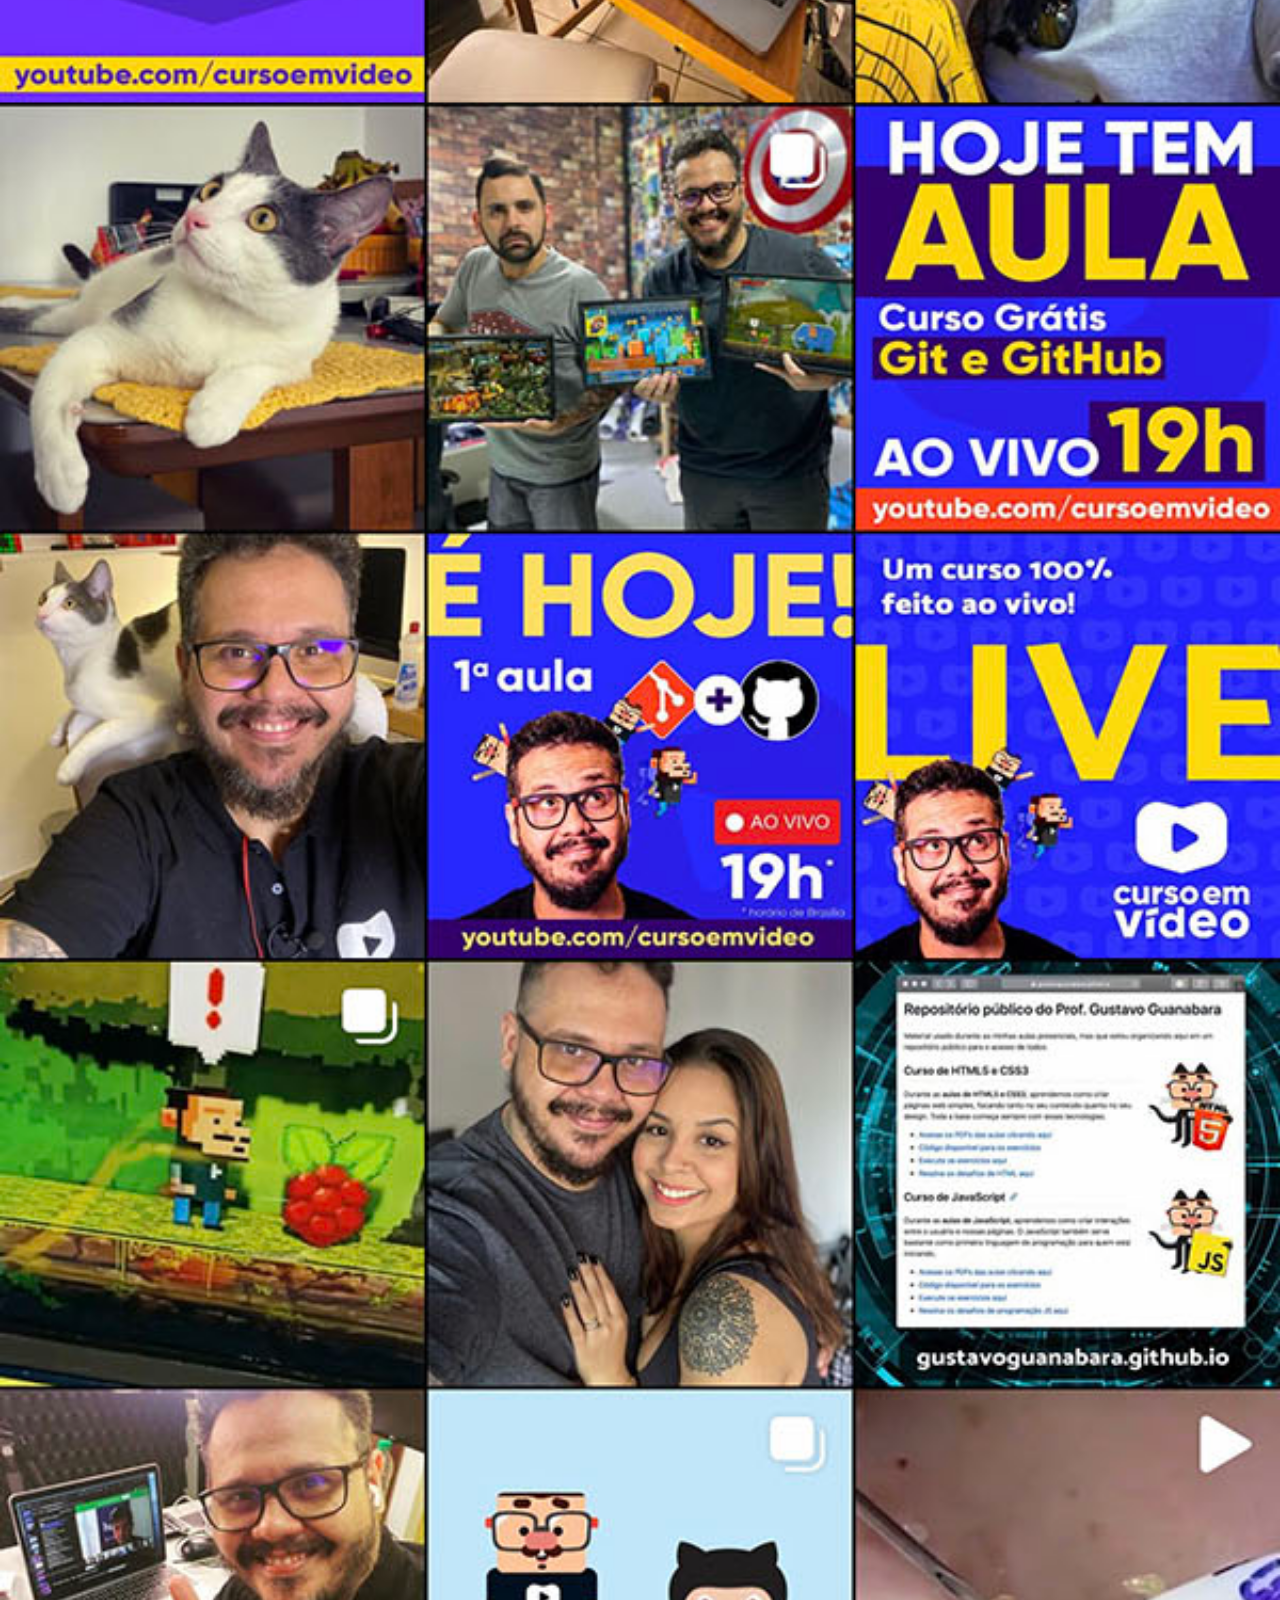
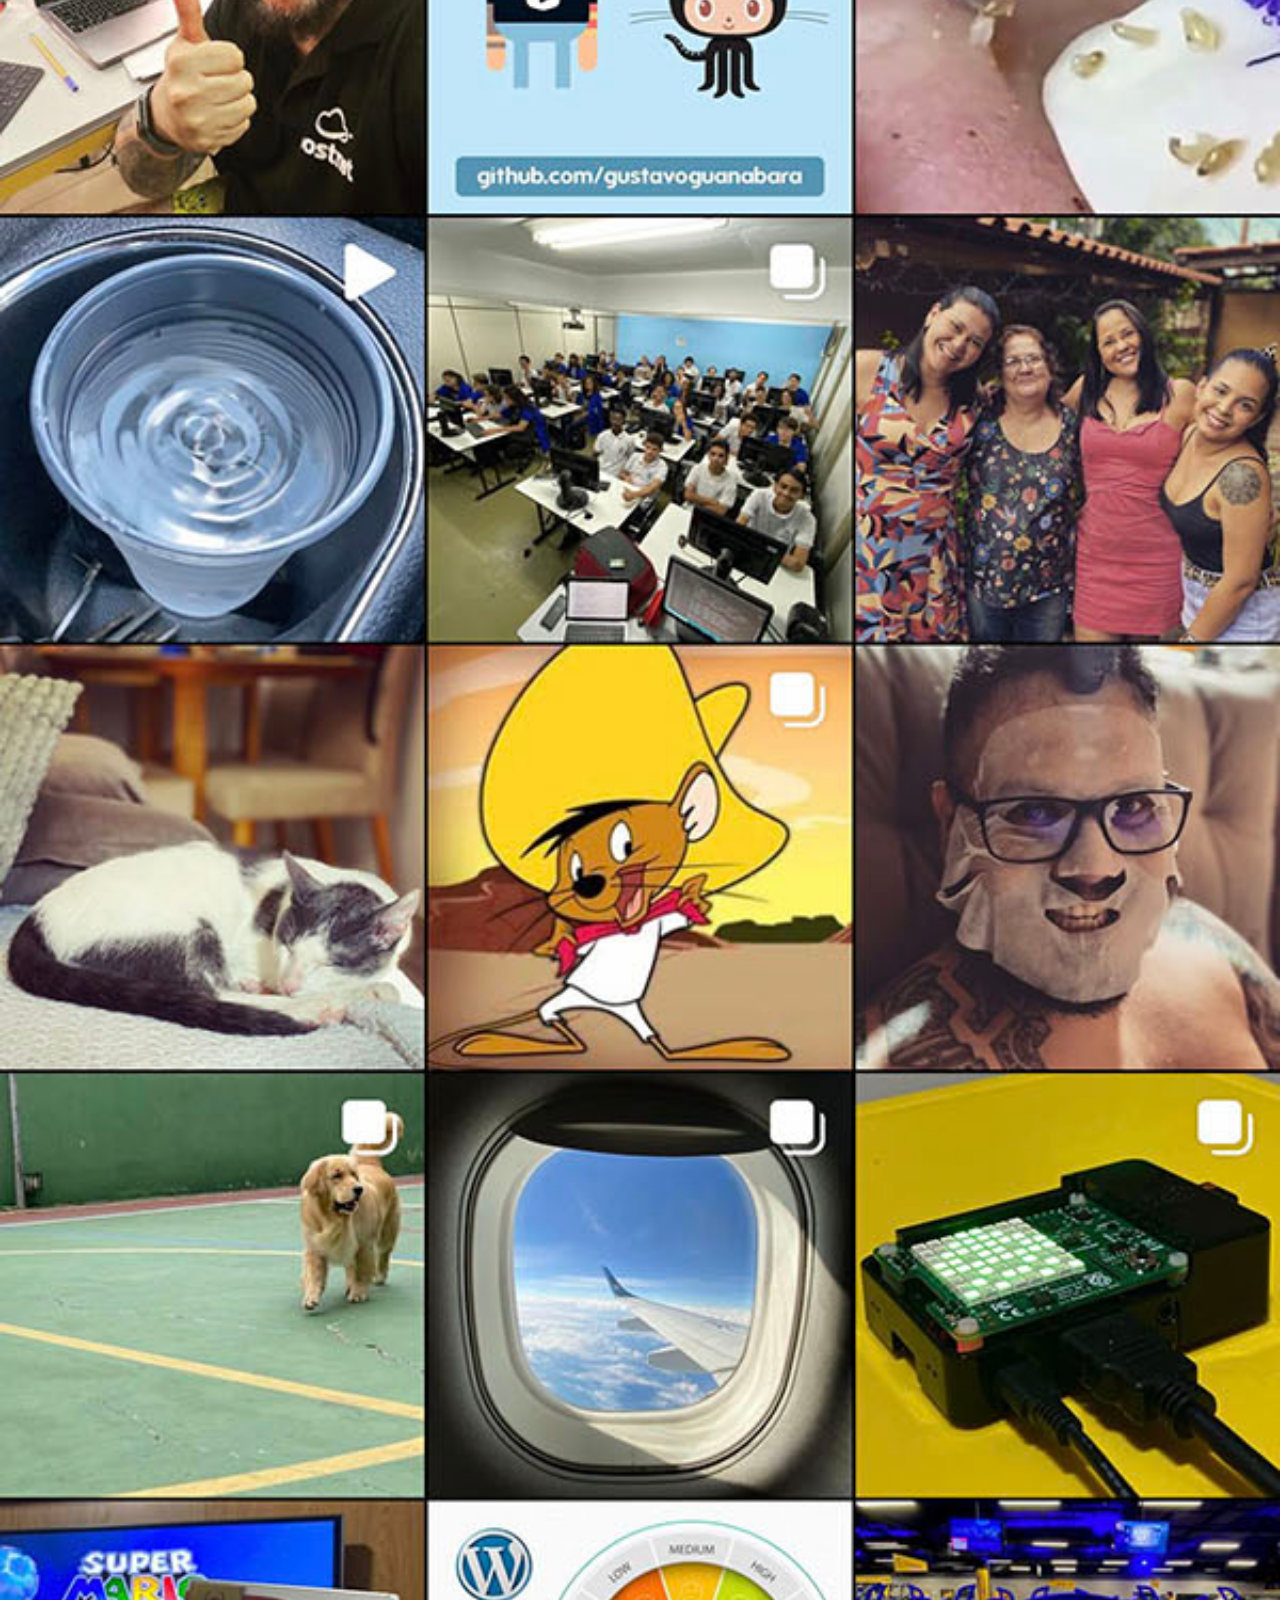
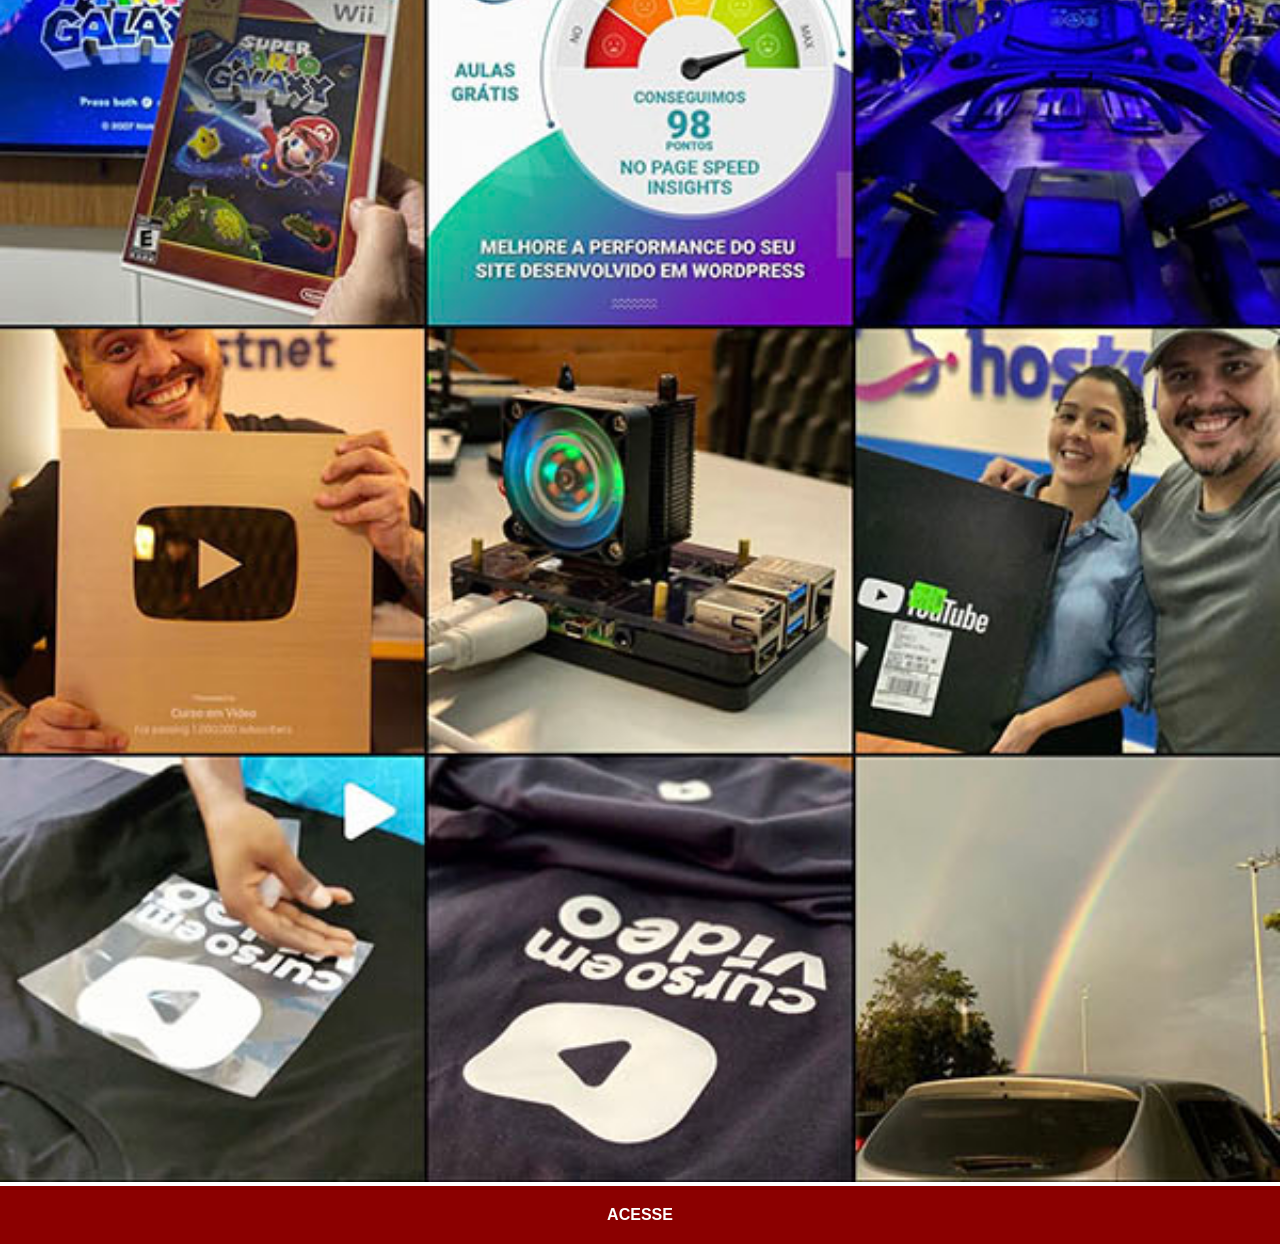
<file: instagram.html>
<!DOCTYPE html>
<html lang="pt-br">
<head>
    <meta charset="UTF-8">
    <meta name="viewport" content="width=device-width, initial-scale=1.0">
    <link rel="stylesheet" href="estilos/social.css">
    <title>Instagram</title>
</head>
<body>
    <img src="imagens/tela-instagram.jpg" alt="Instagram">
    <a href="https://www.instagram.com/gustavoguanabara/" target="_blank">ACESSE</a>
</body>
</html>
</file>
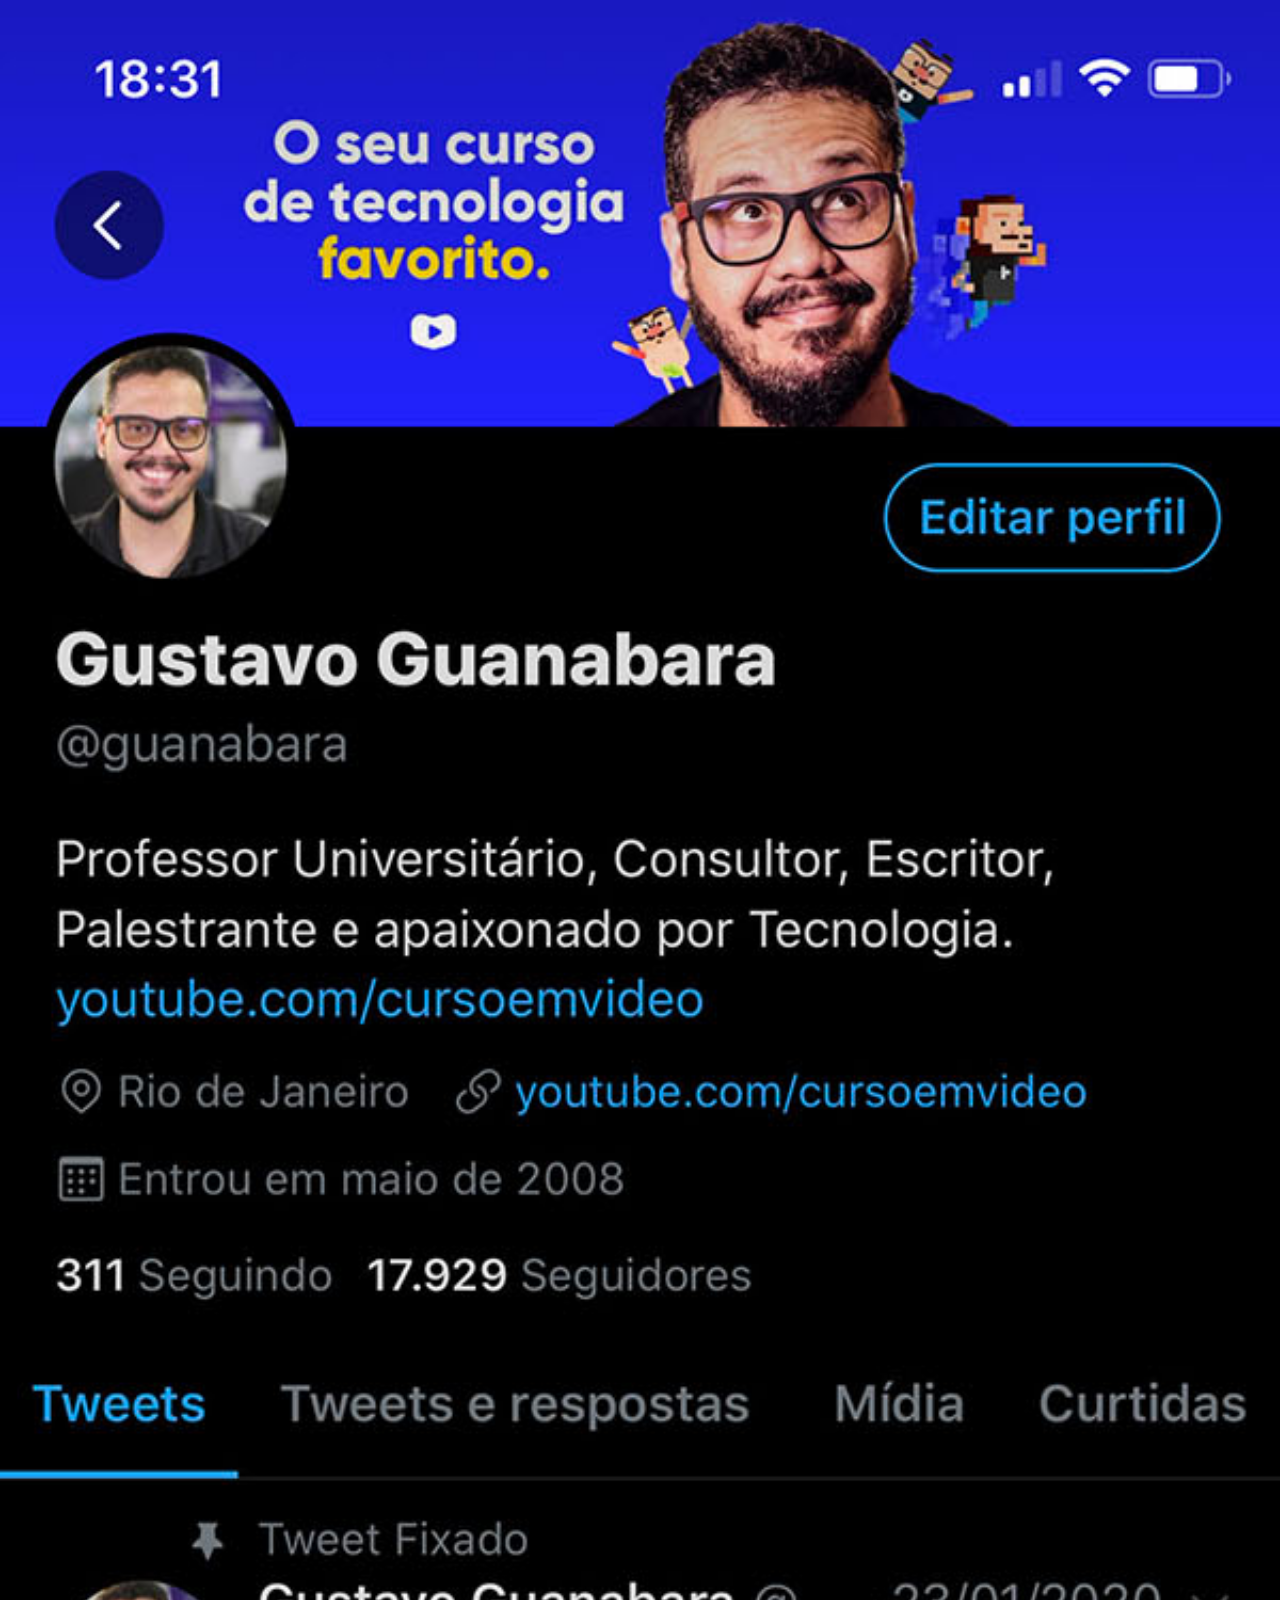
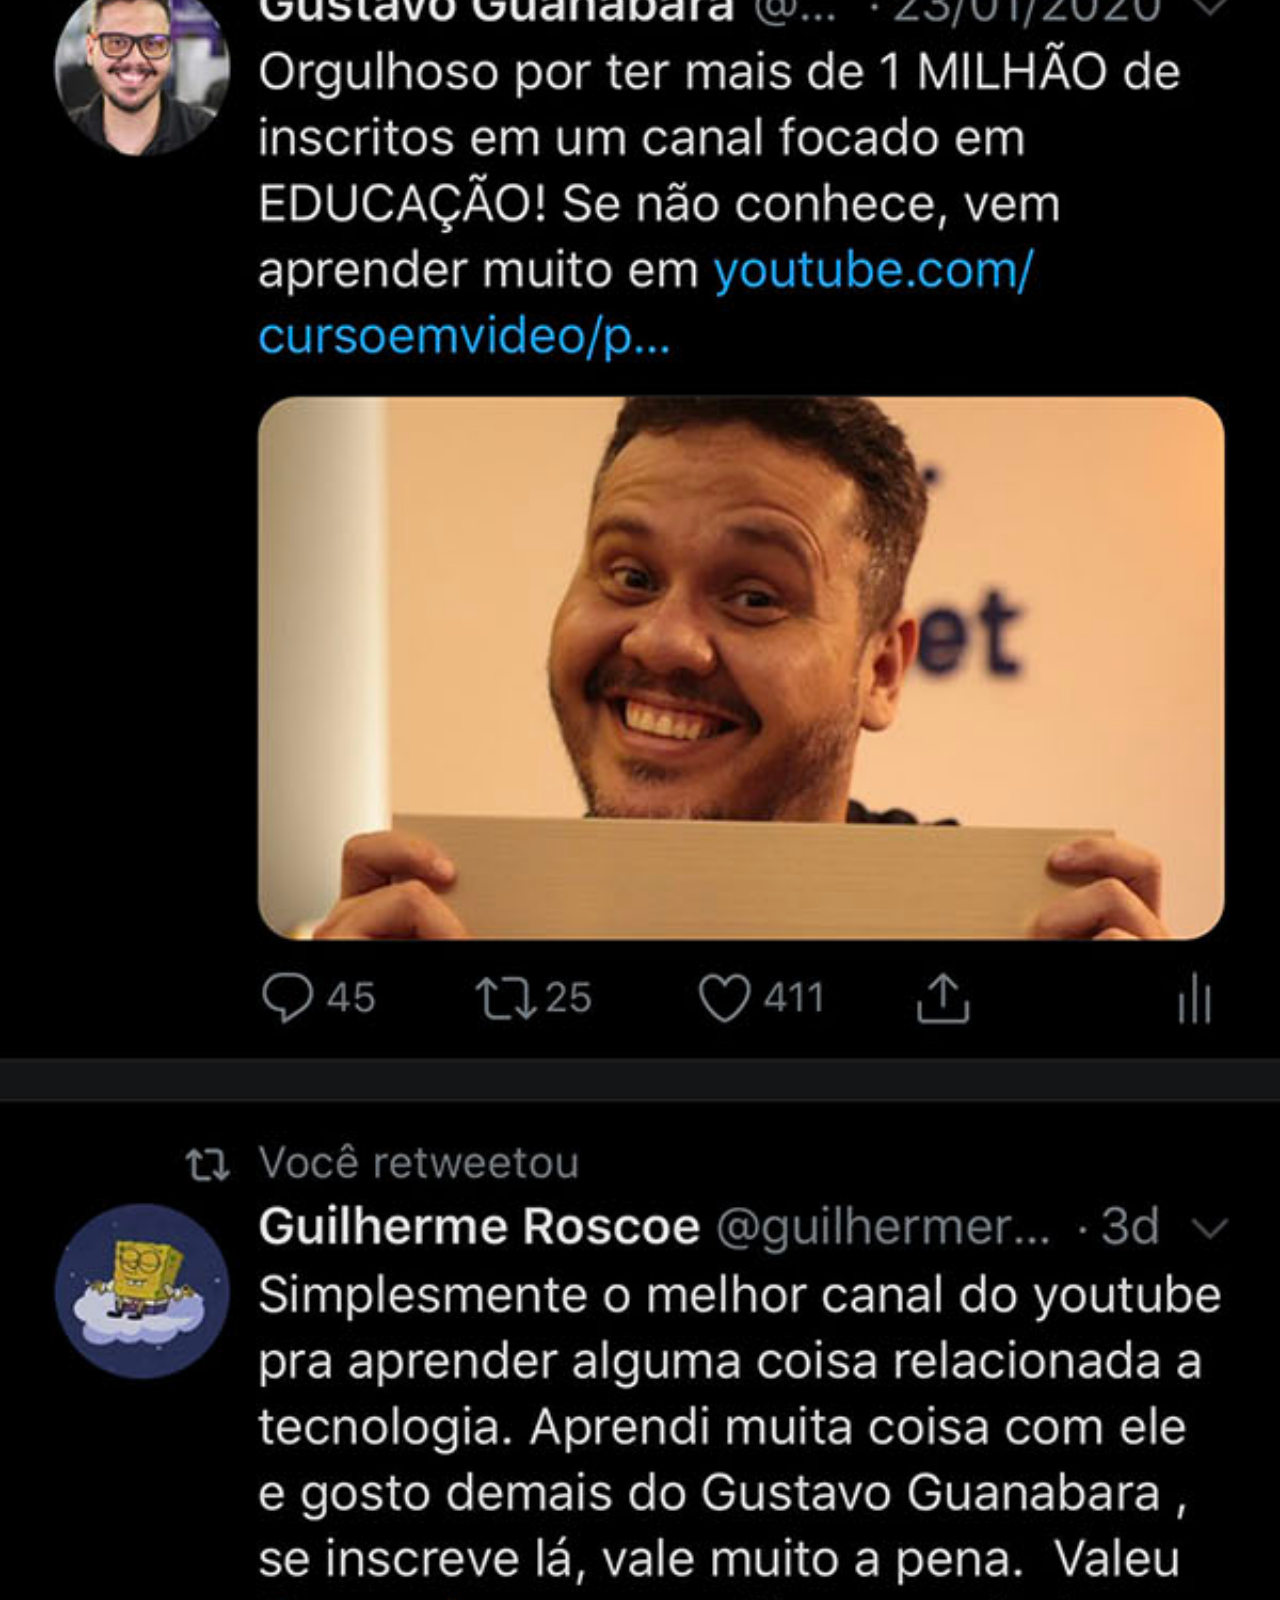
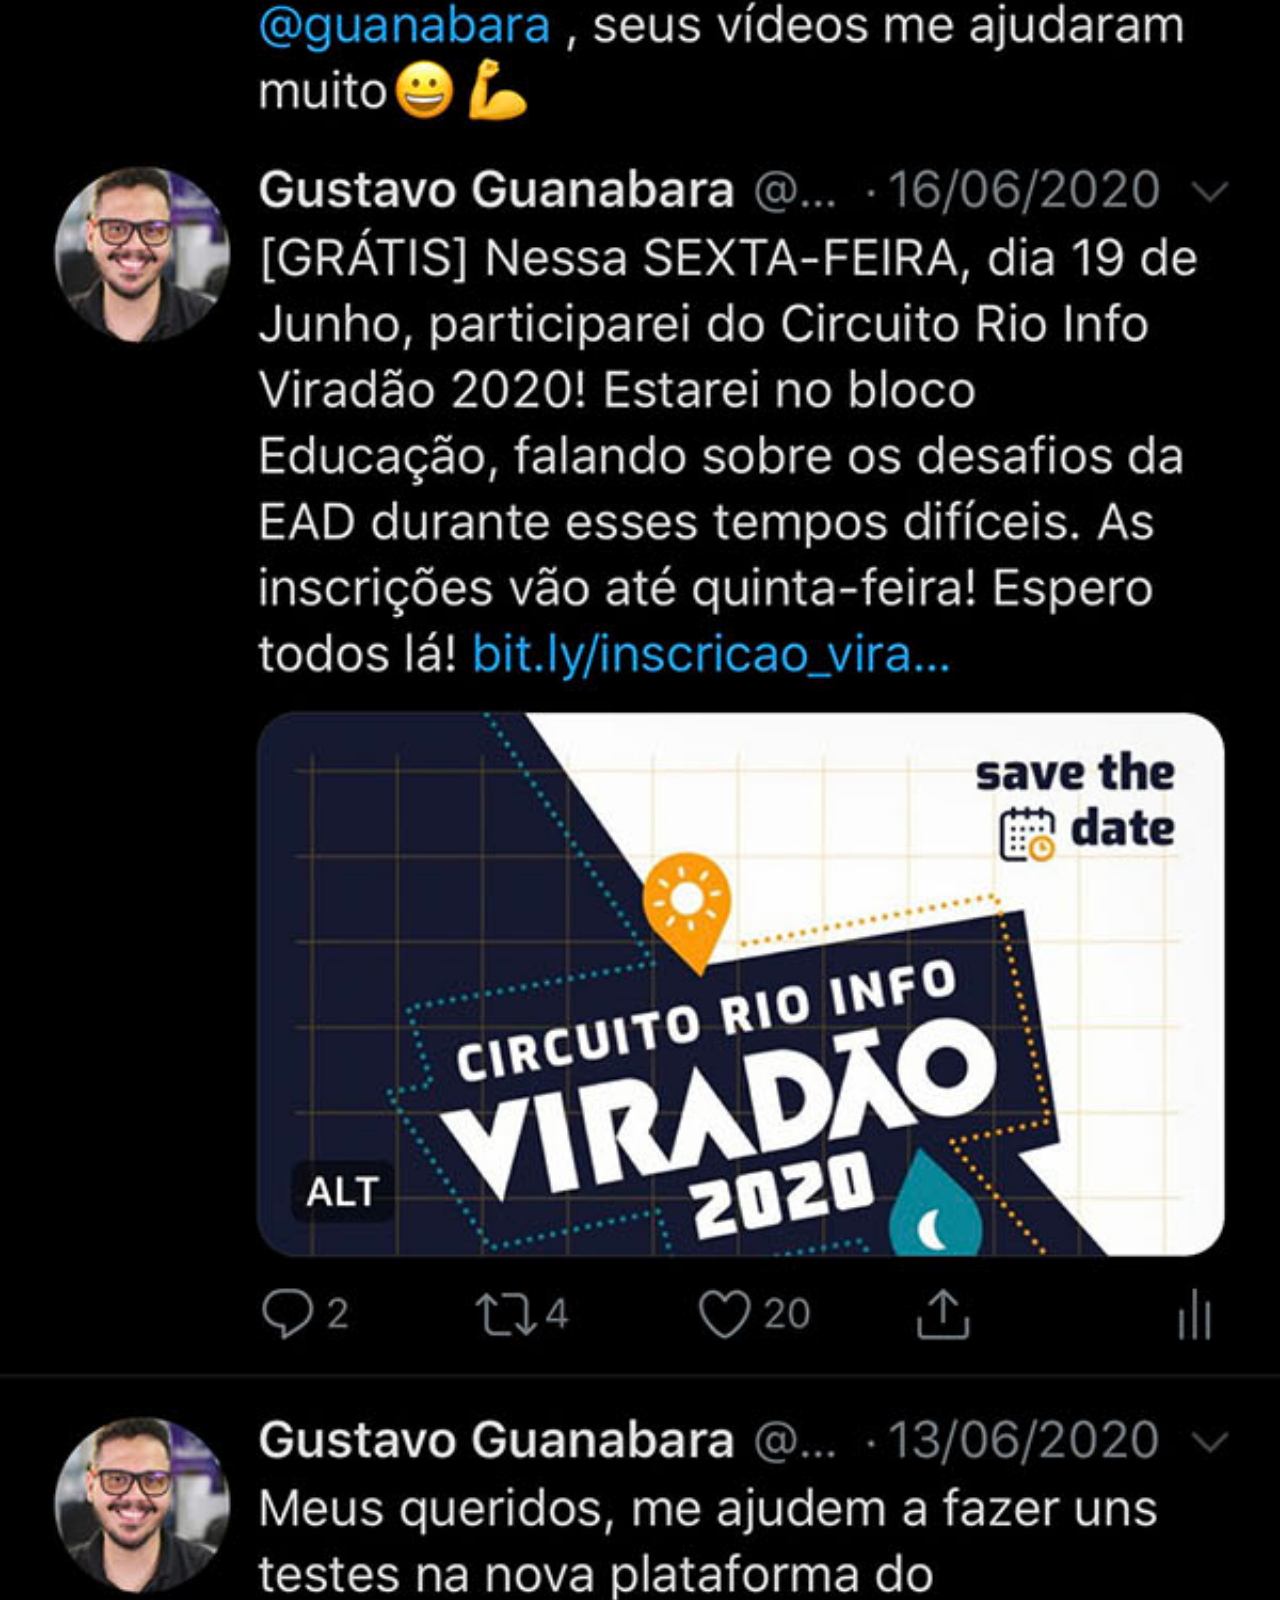
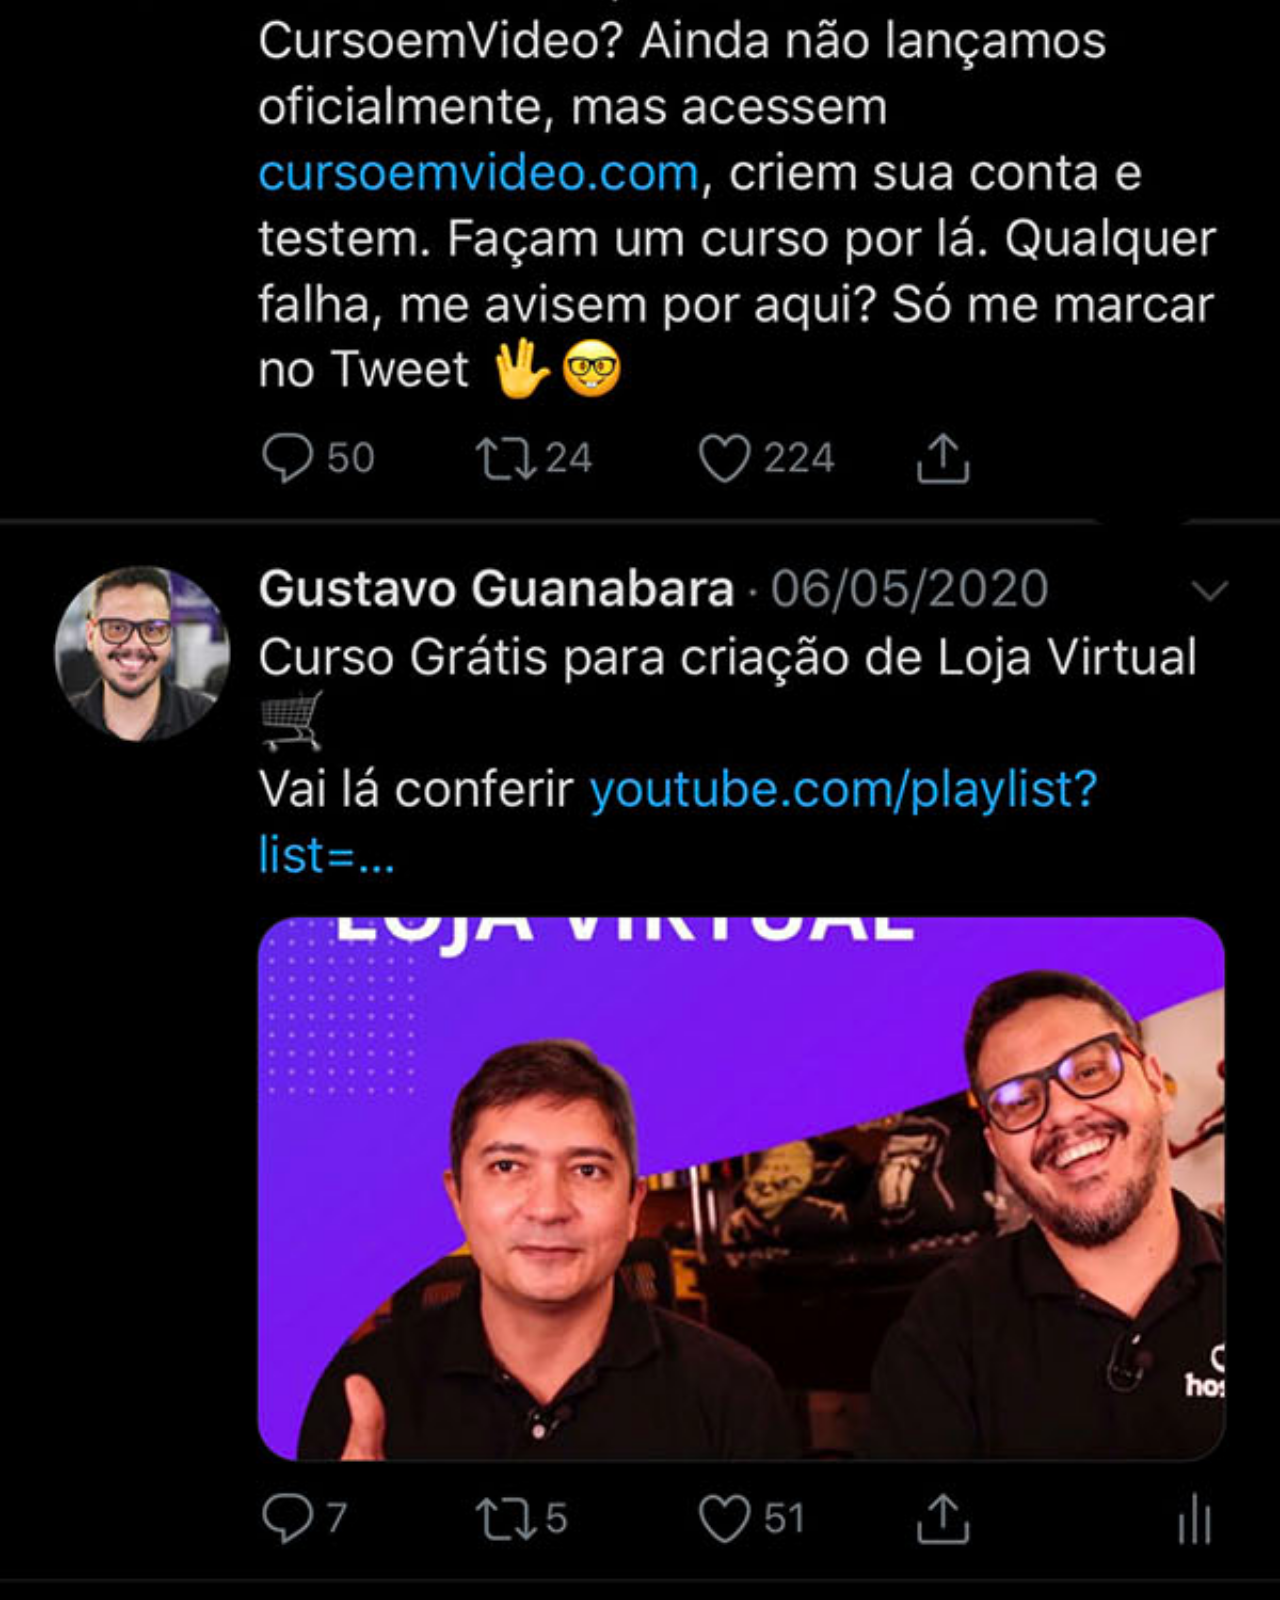
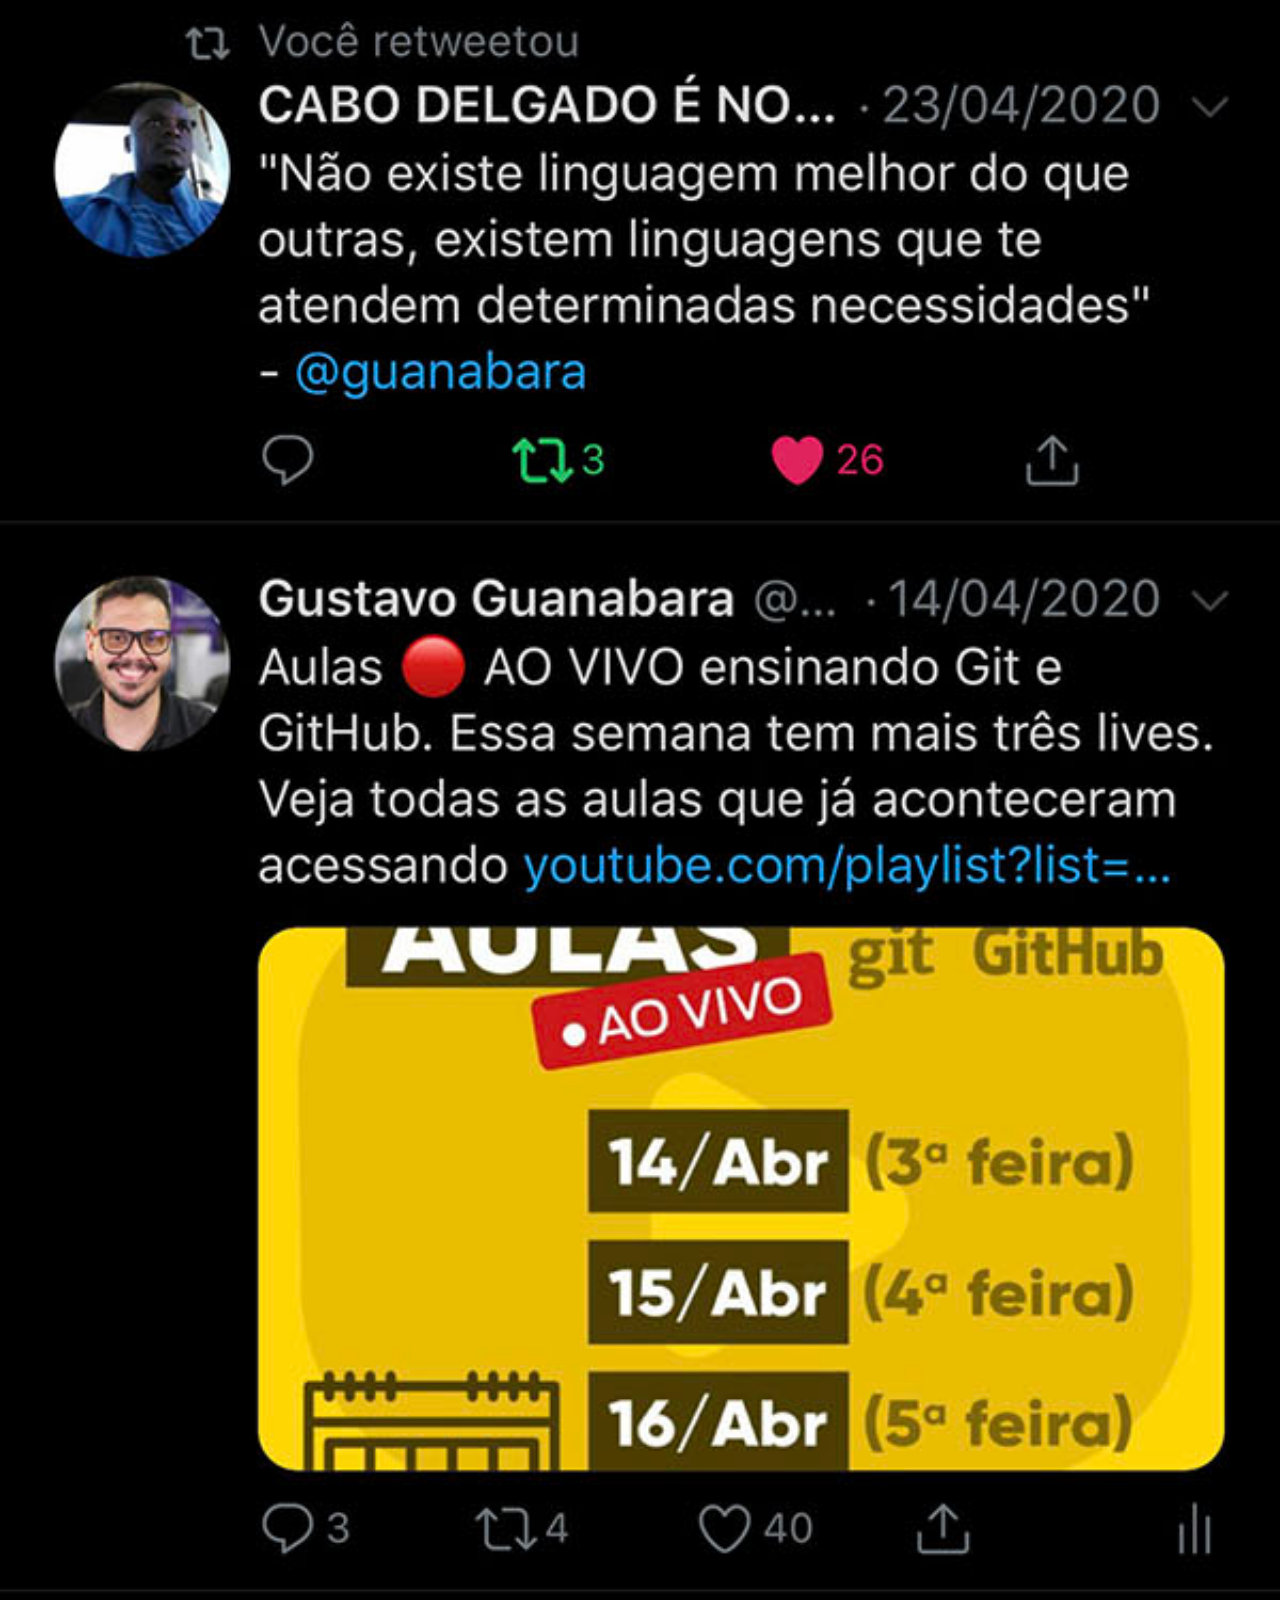
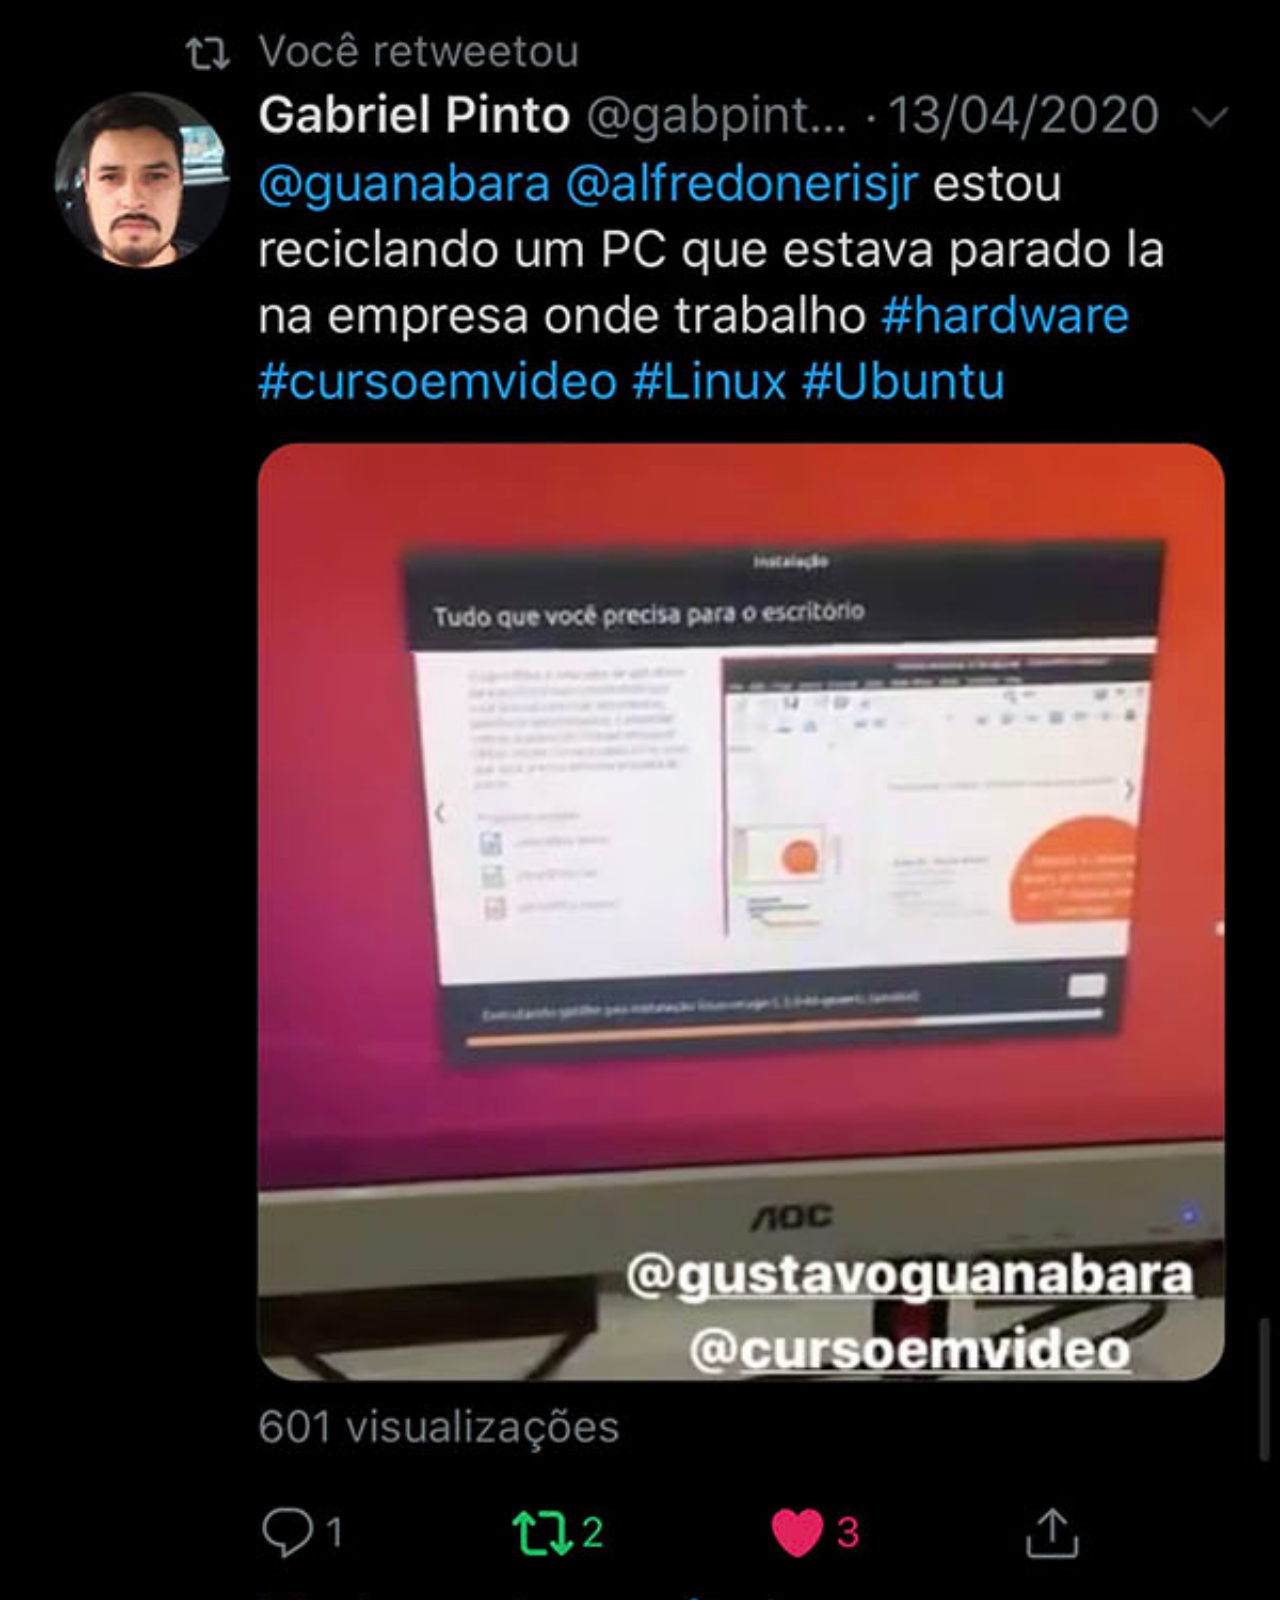
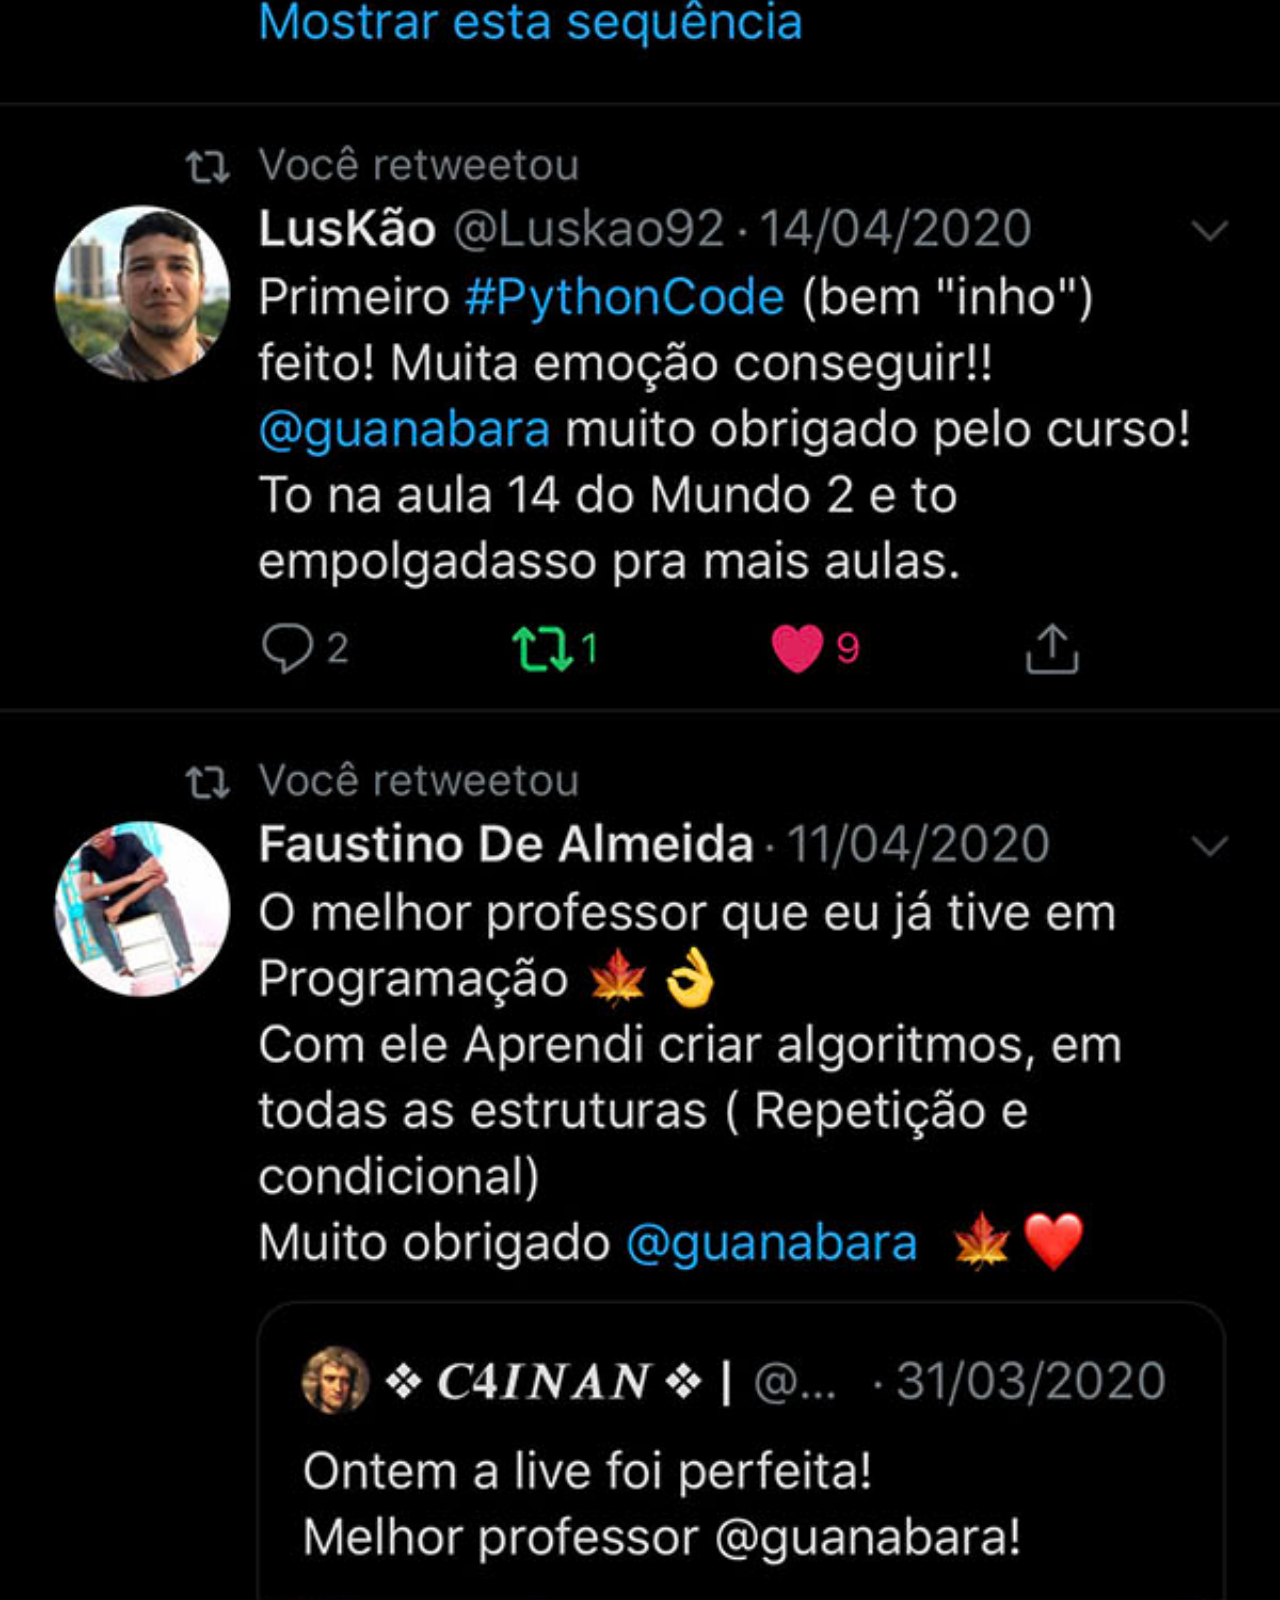
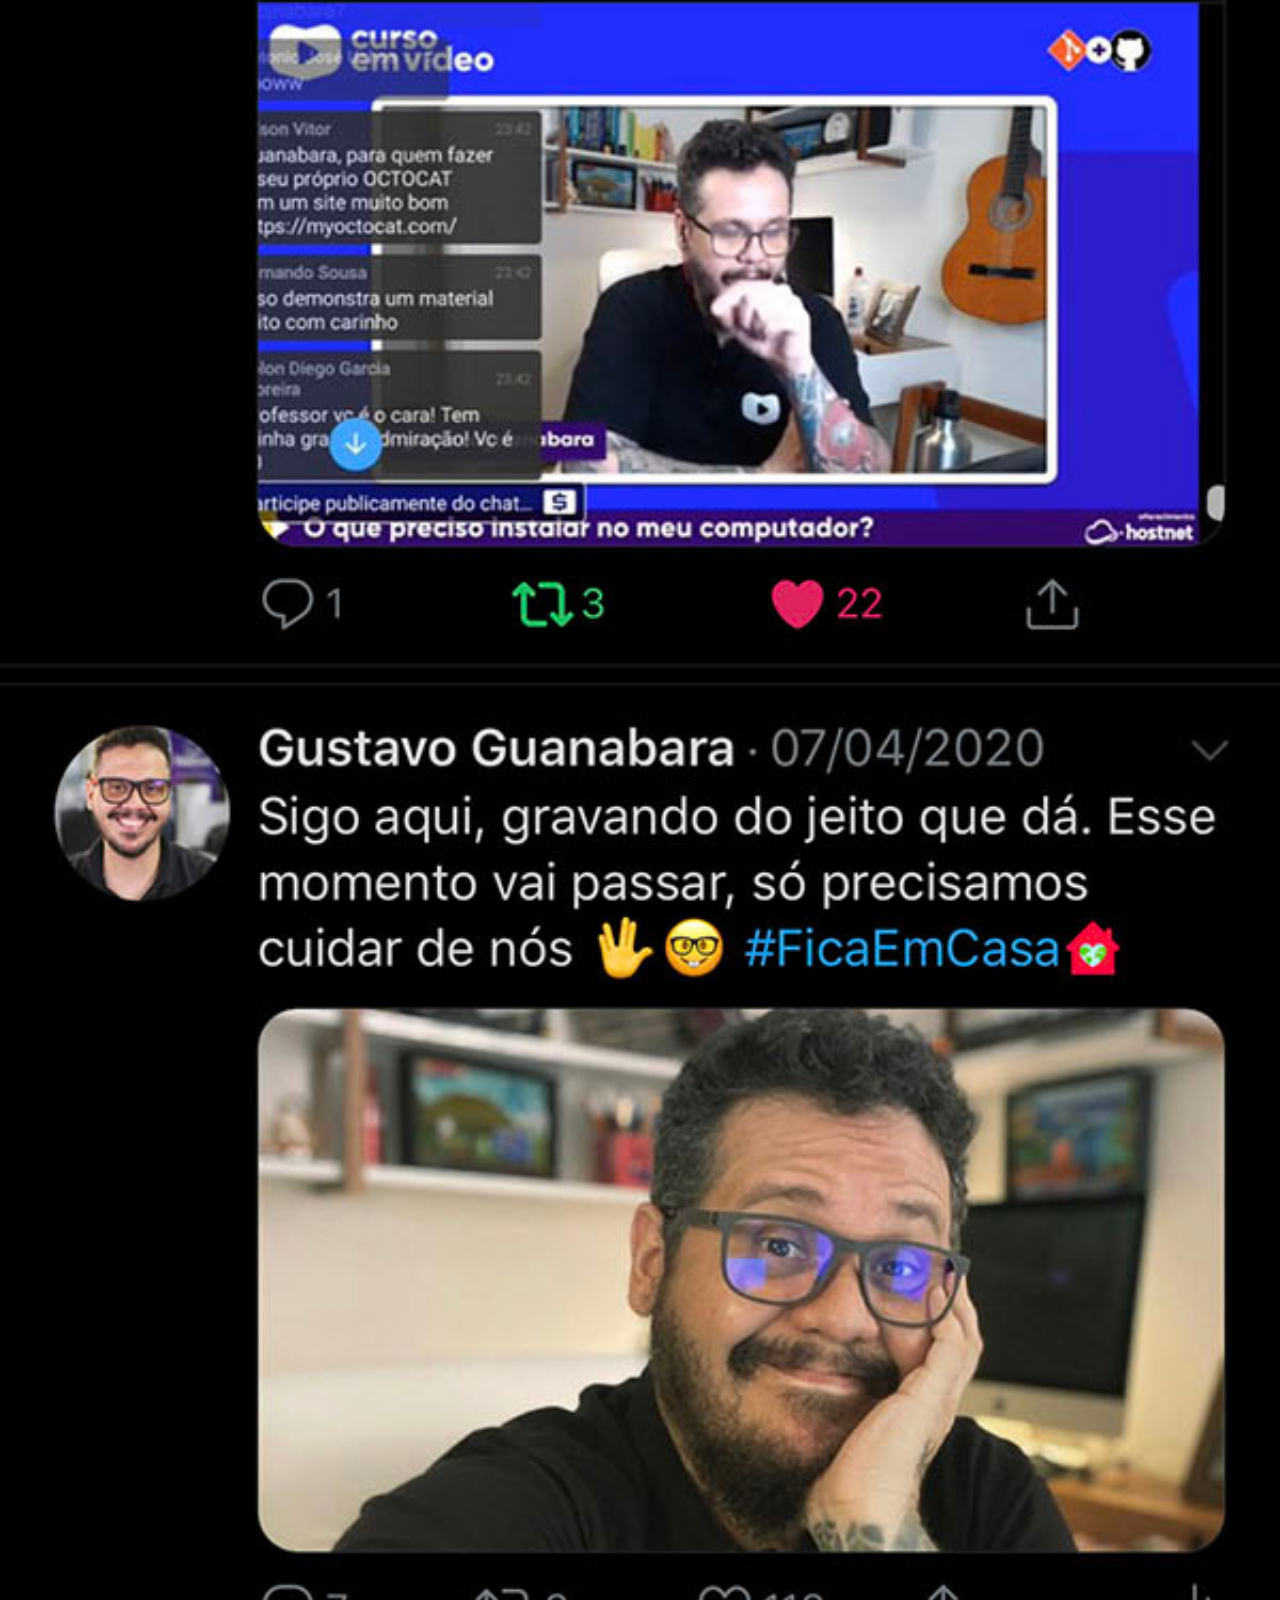
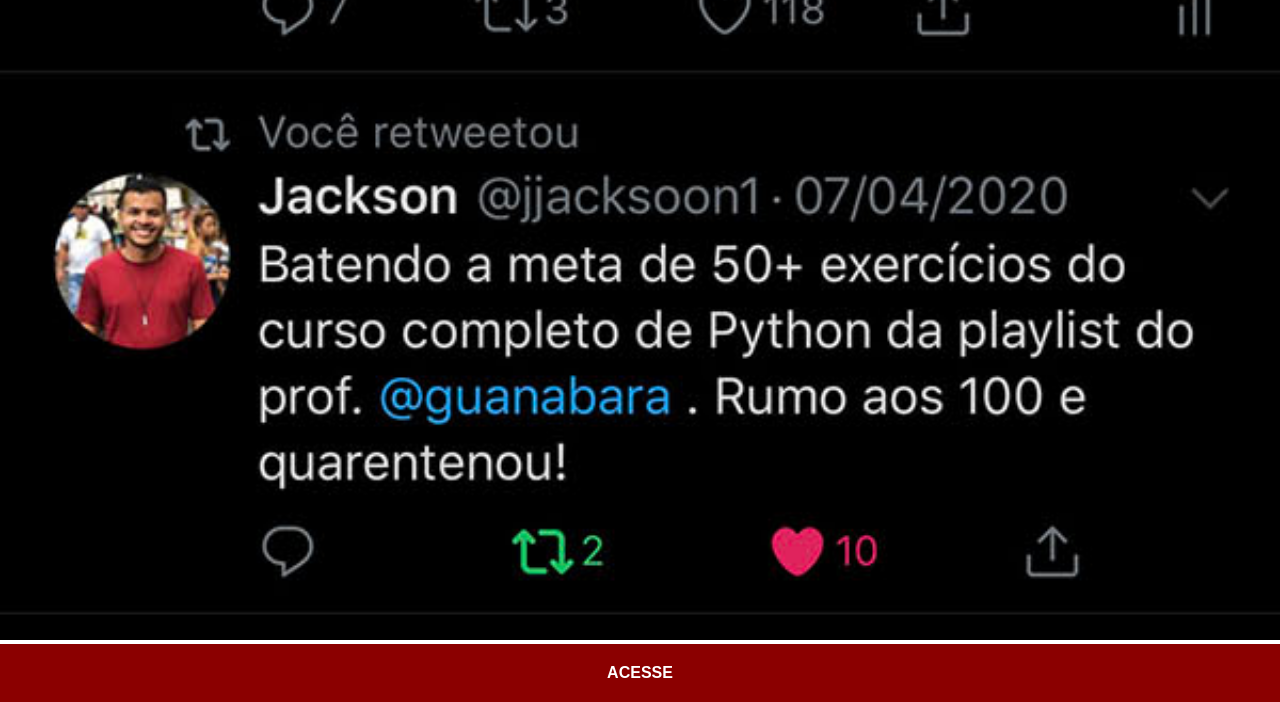
<file: twitter.html>
<!DOCTYPE html>
<html lang="pt-br">
<head>
    <meta charset="UTF-8">
    <meta name="viewport" content="width=device-width, initial-scale=1.0">
    <link rel="stylesheet" href="estilos/social.css">
    <title>Twitter</title>
</head>
<body>
    <img src="imagens/tela-twitter.jpg" alt="Twitter">
    <a href="https://x.com/guanabara" target="_blank">ACESSE</a>
</body>
</html>
</file>
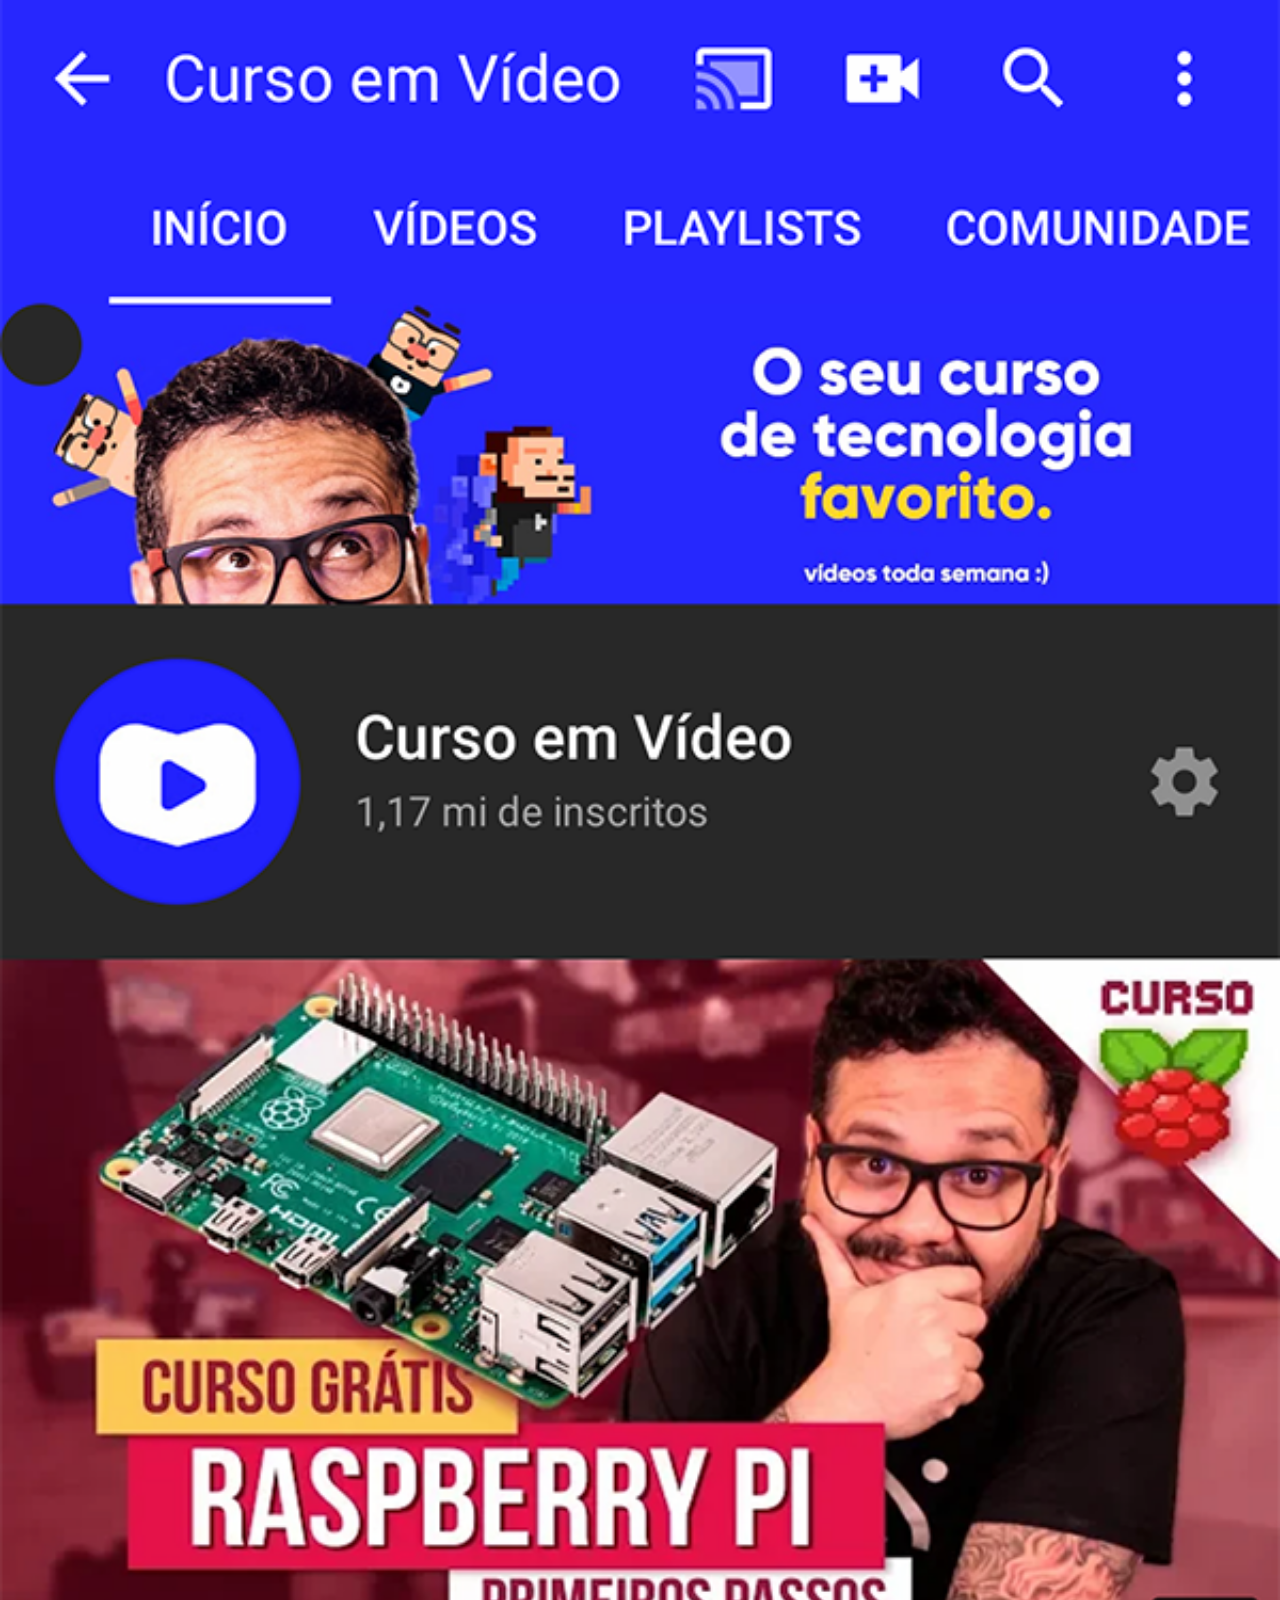
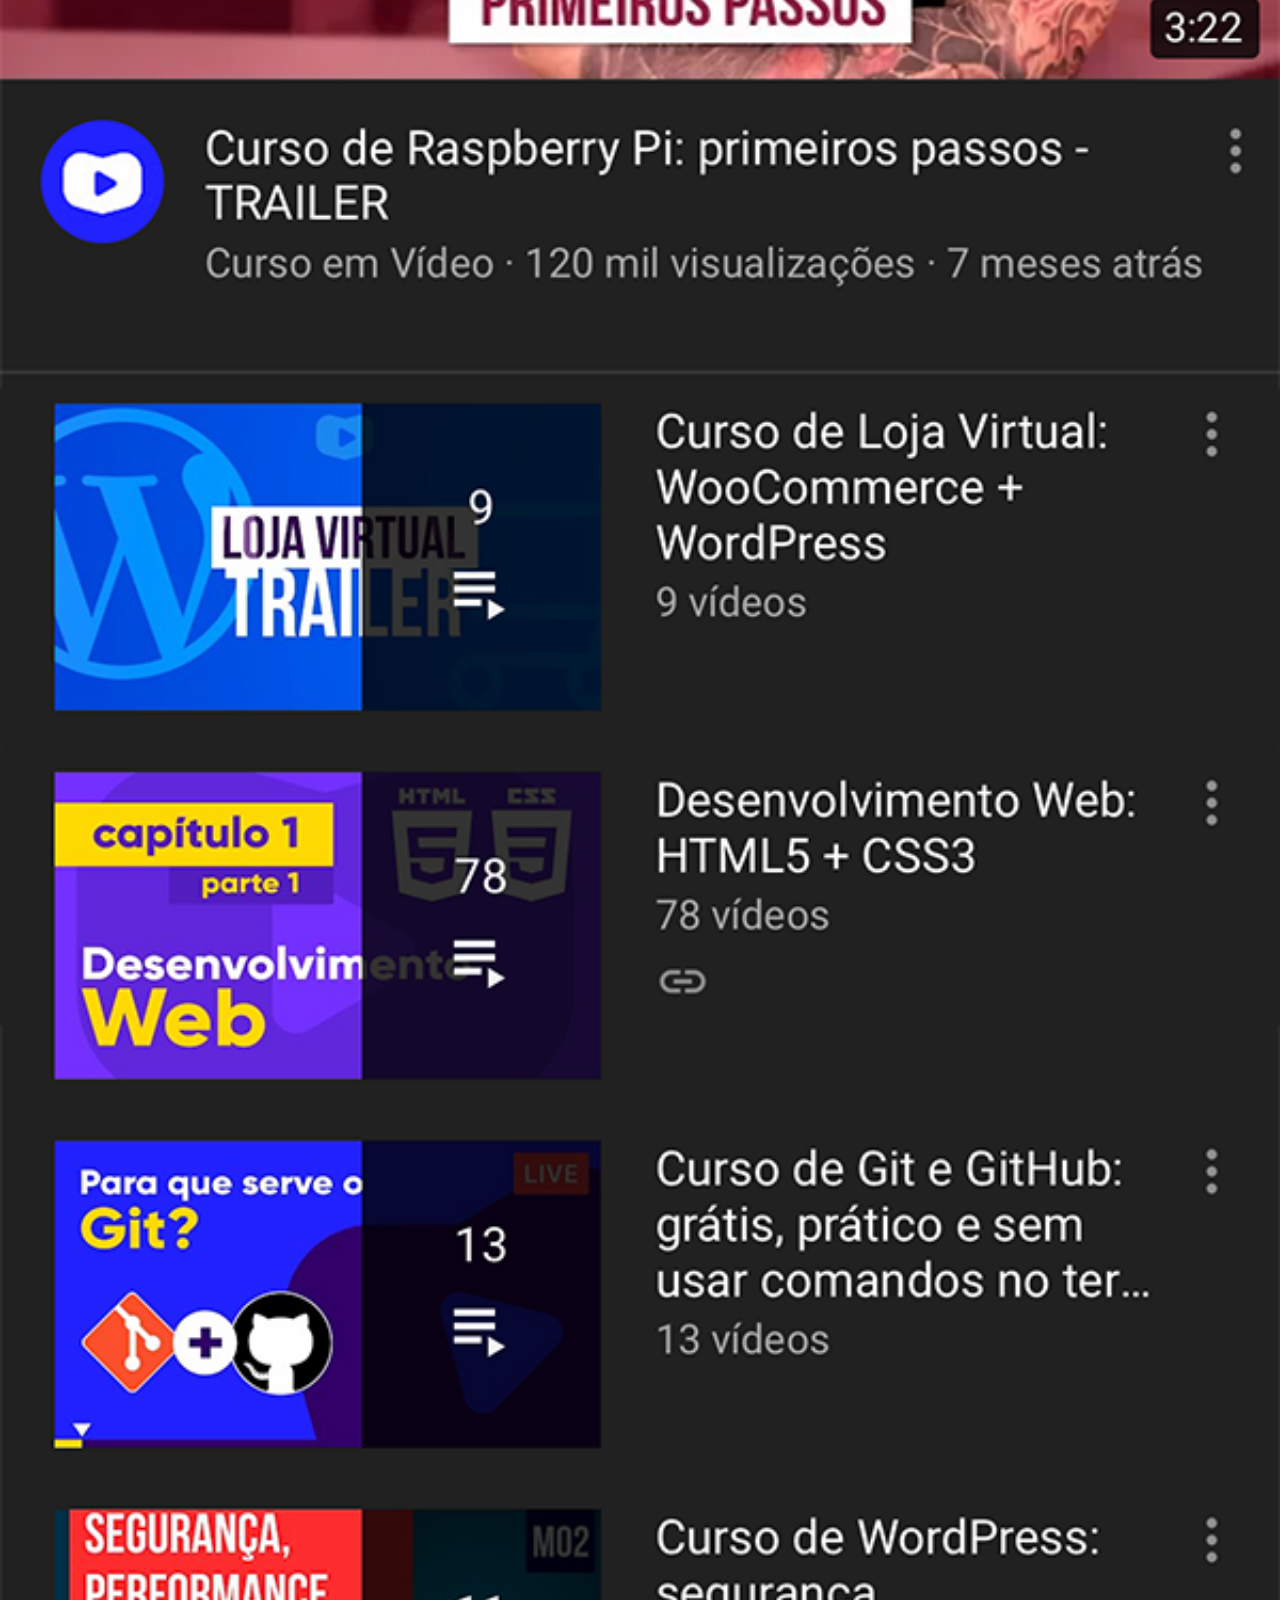
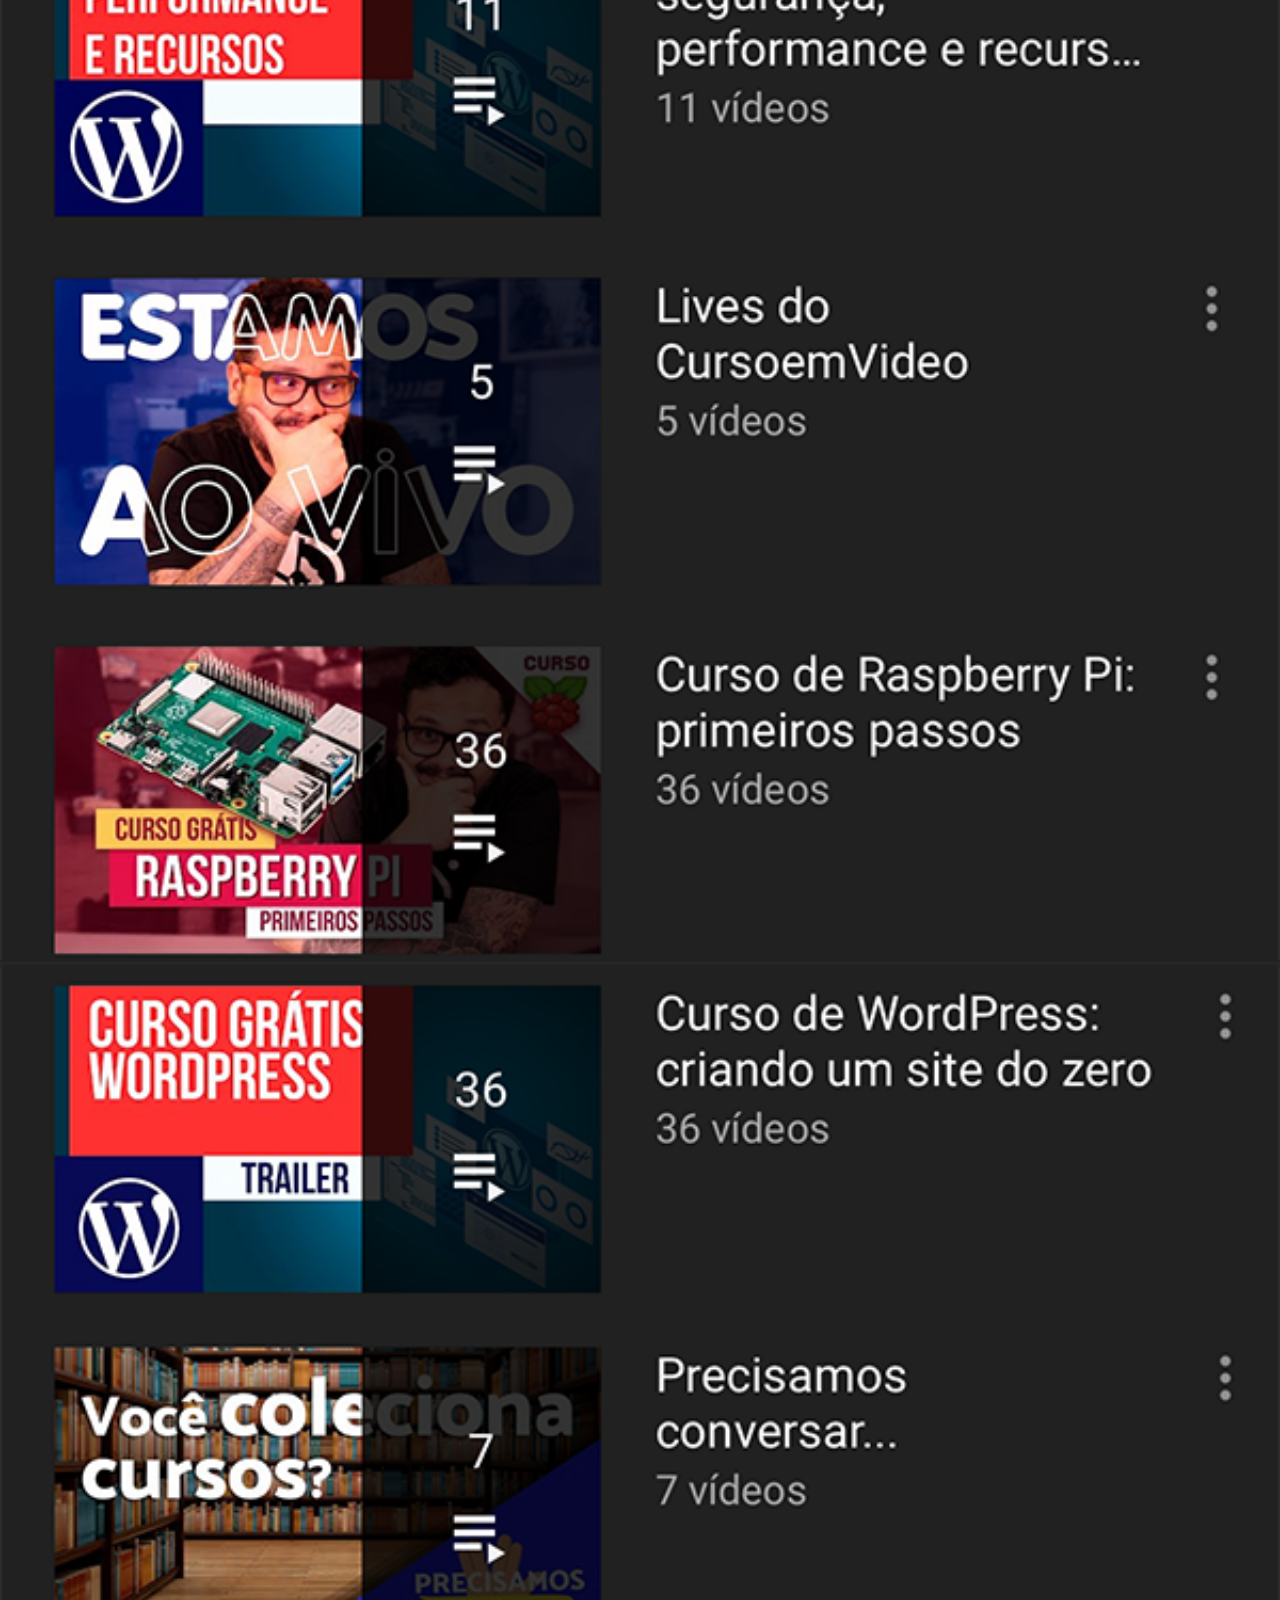
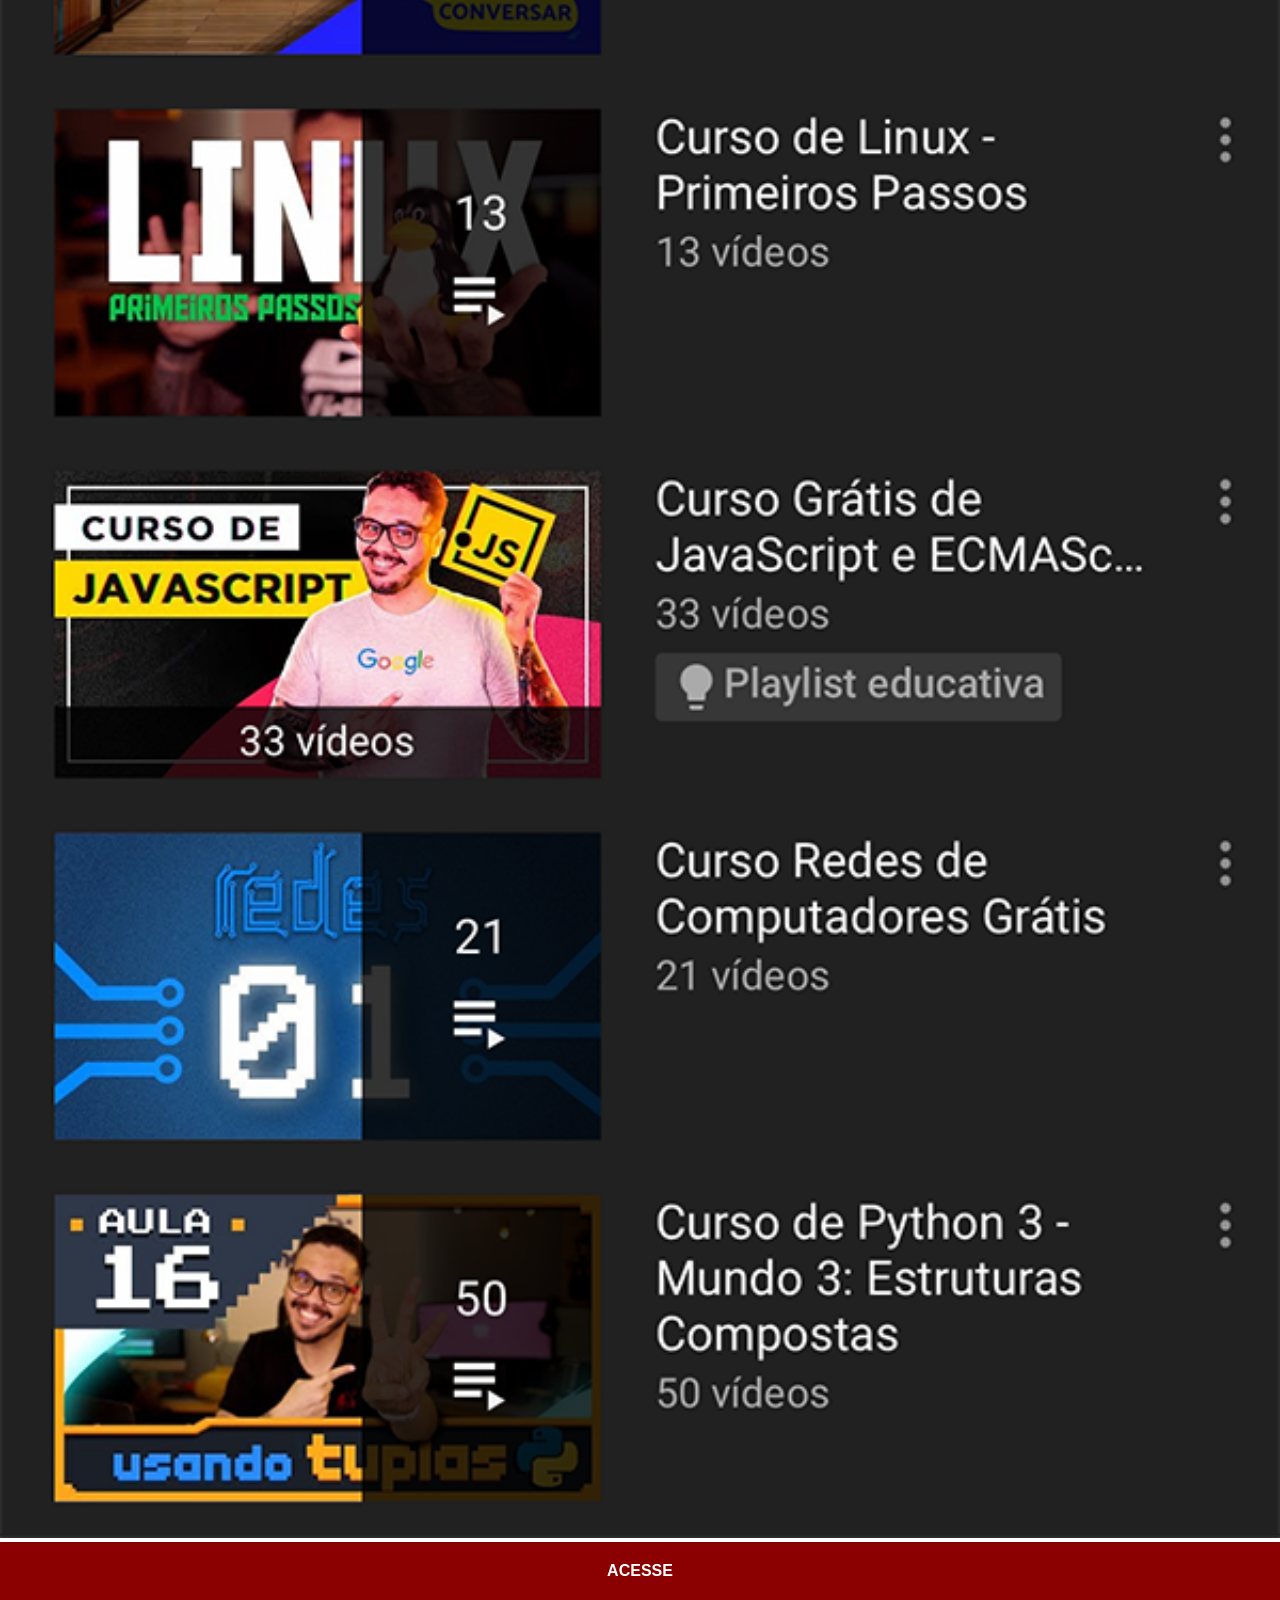
<file: youtube.html>
<!DOCTYPE html>
<html lang="pt-br">
<head>
    <meta charset="UTF-8">
    <meta name="viewport" content="width=device-width, initial-scale=1.0">
    <link rel="stylesheet" href="estilos/social.css">
    <title>YouTube</title>
</head>
<body>
    <img src="imagens/tela-youtube.png" alt="YouTube">
    <a href="https://www.youtube.com/@cursoemvideo/playlists" target="_blank">ACESSE</a>
</body>
</html>
</file>
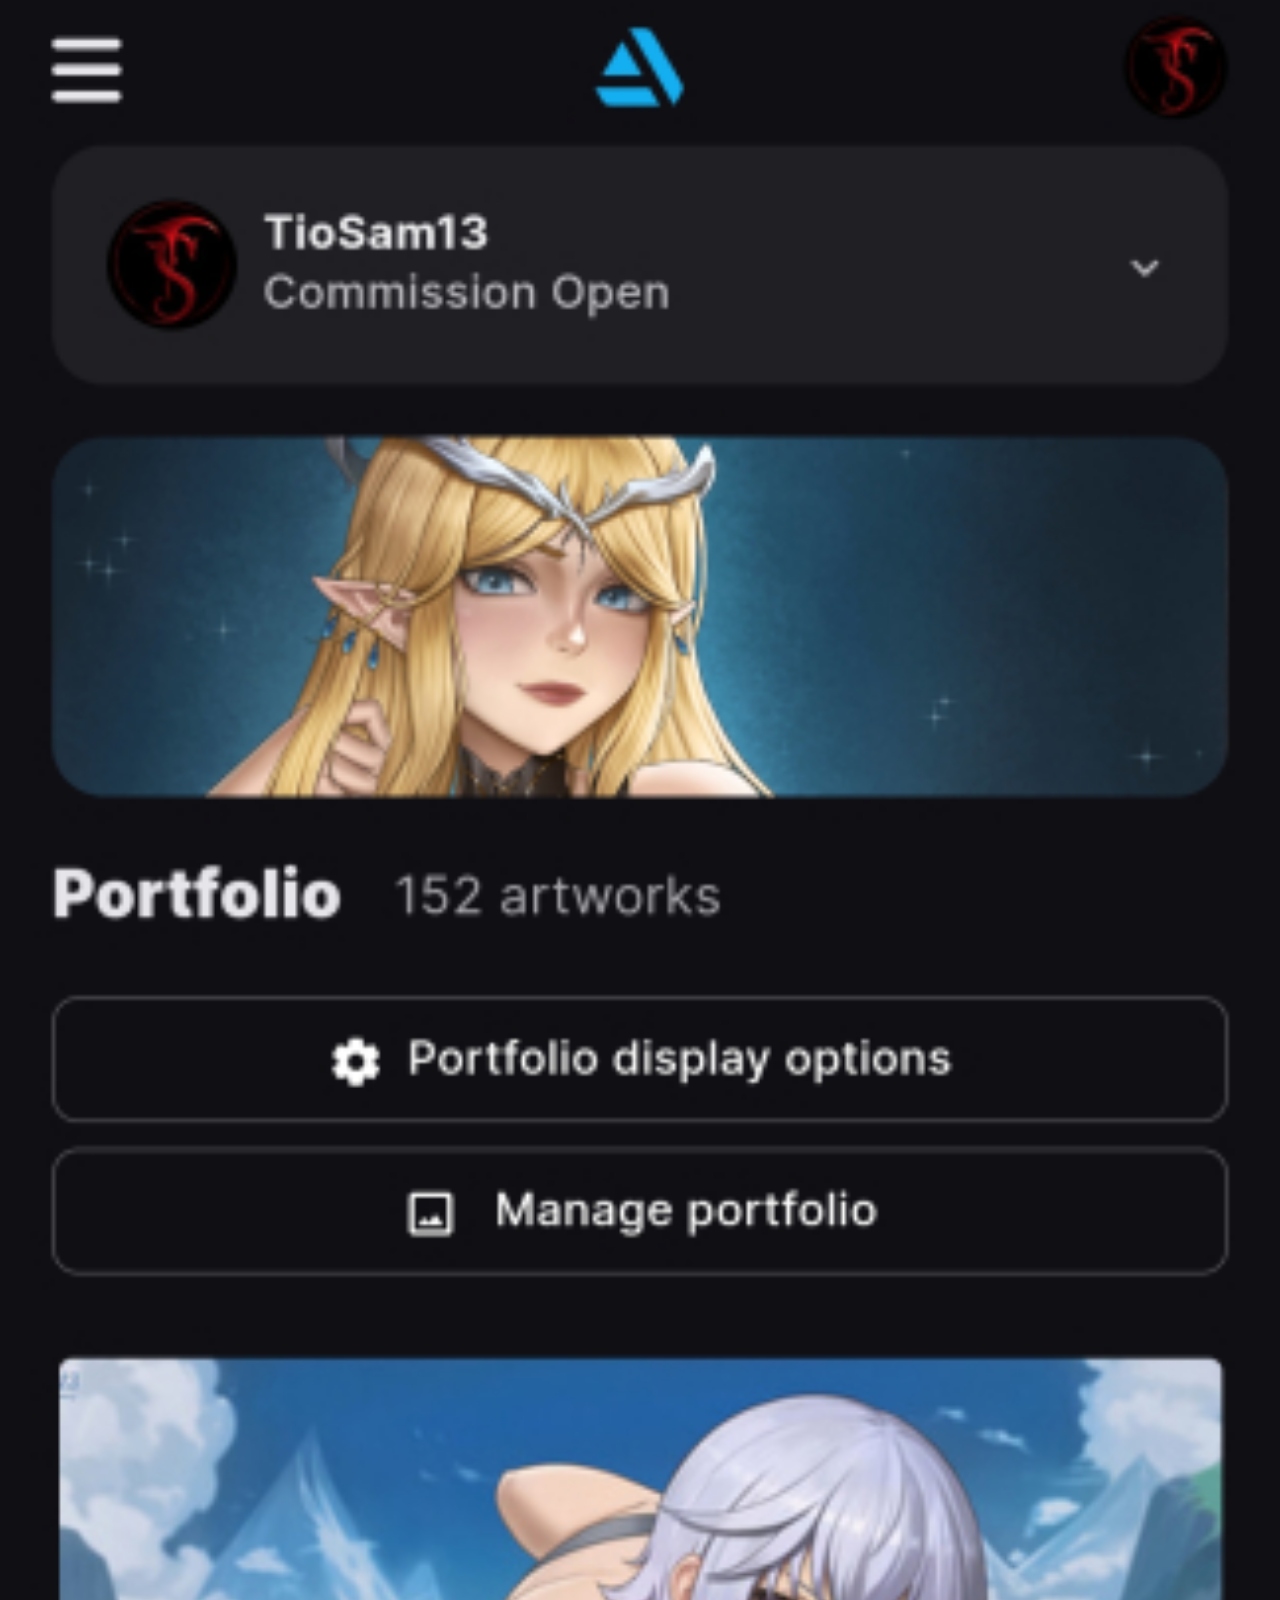
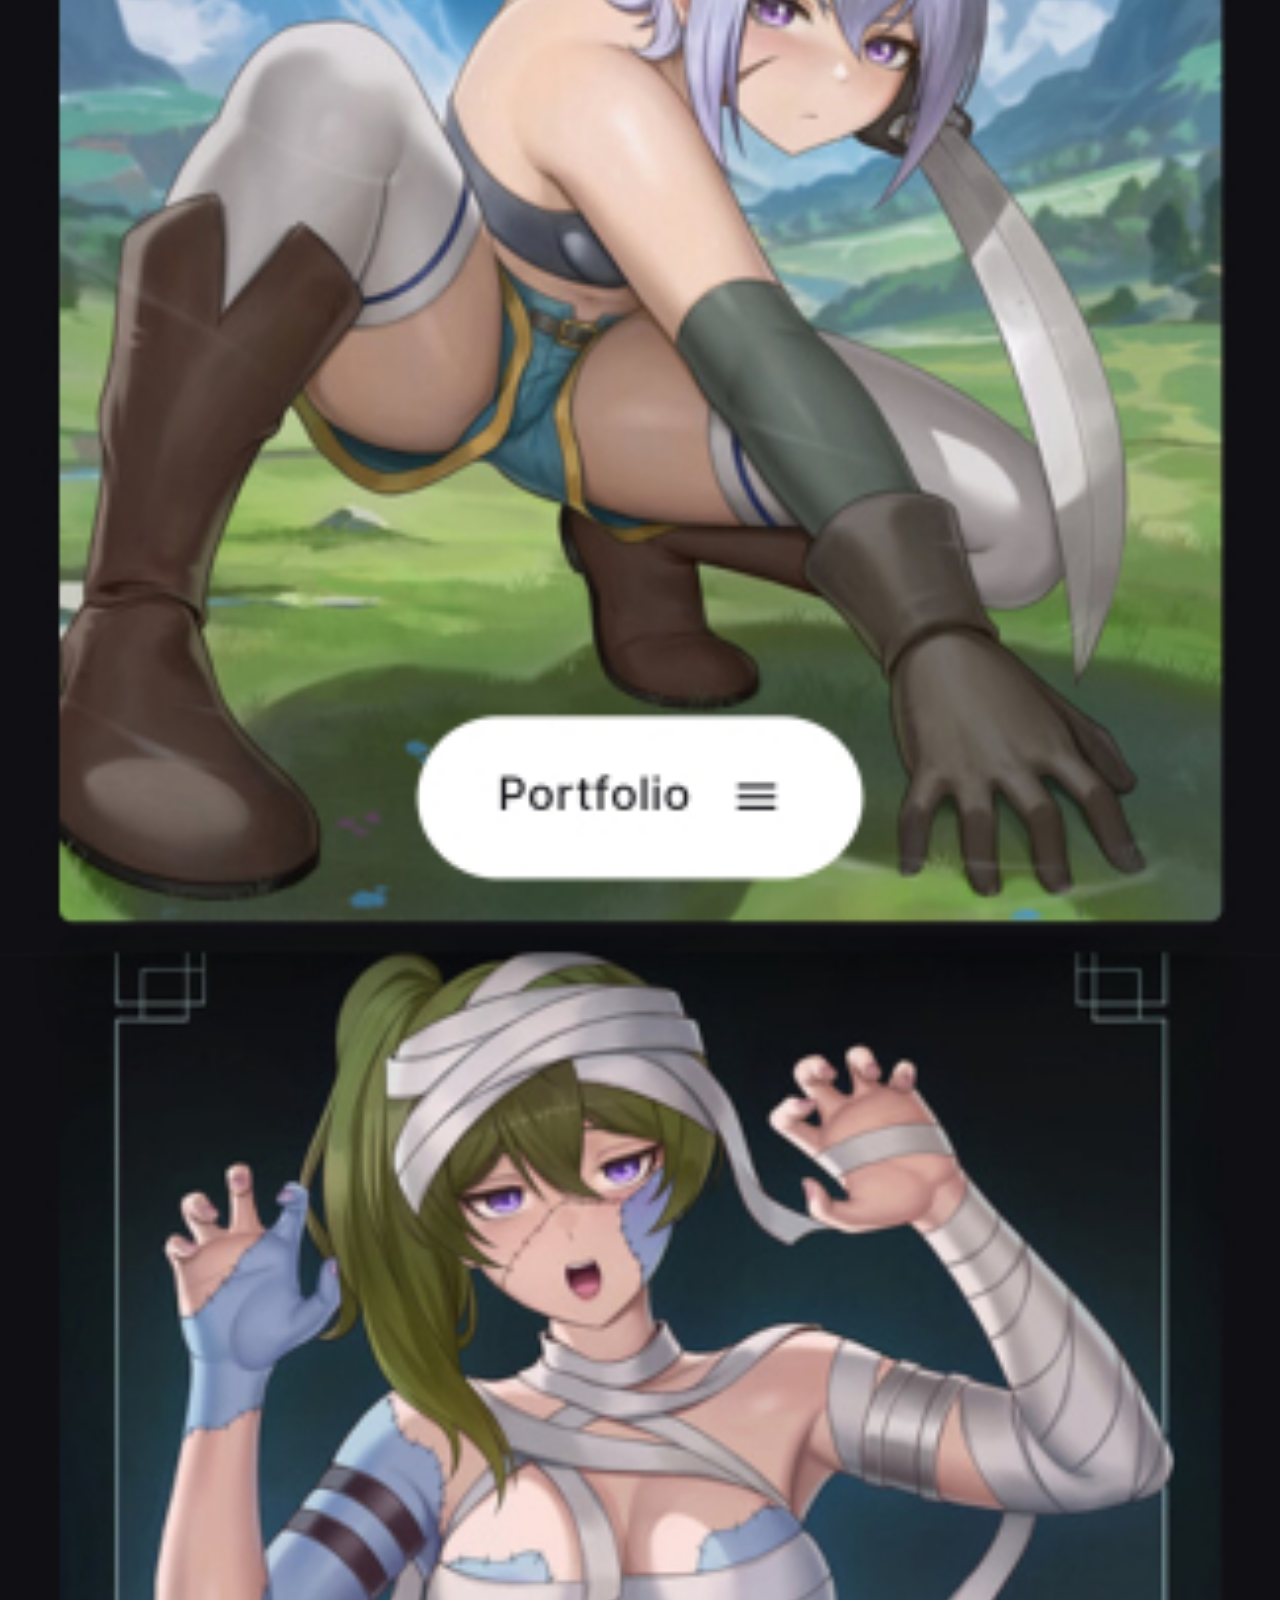
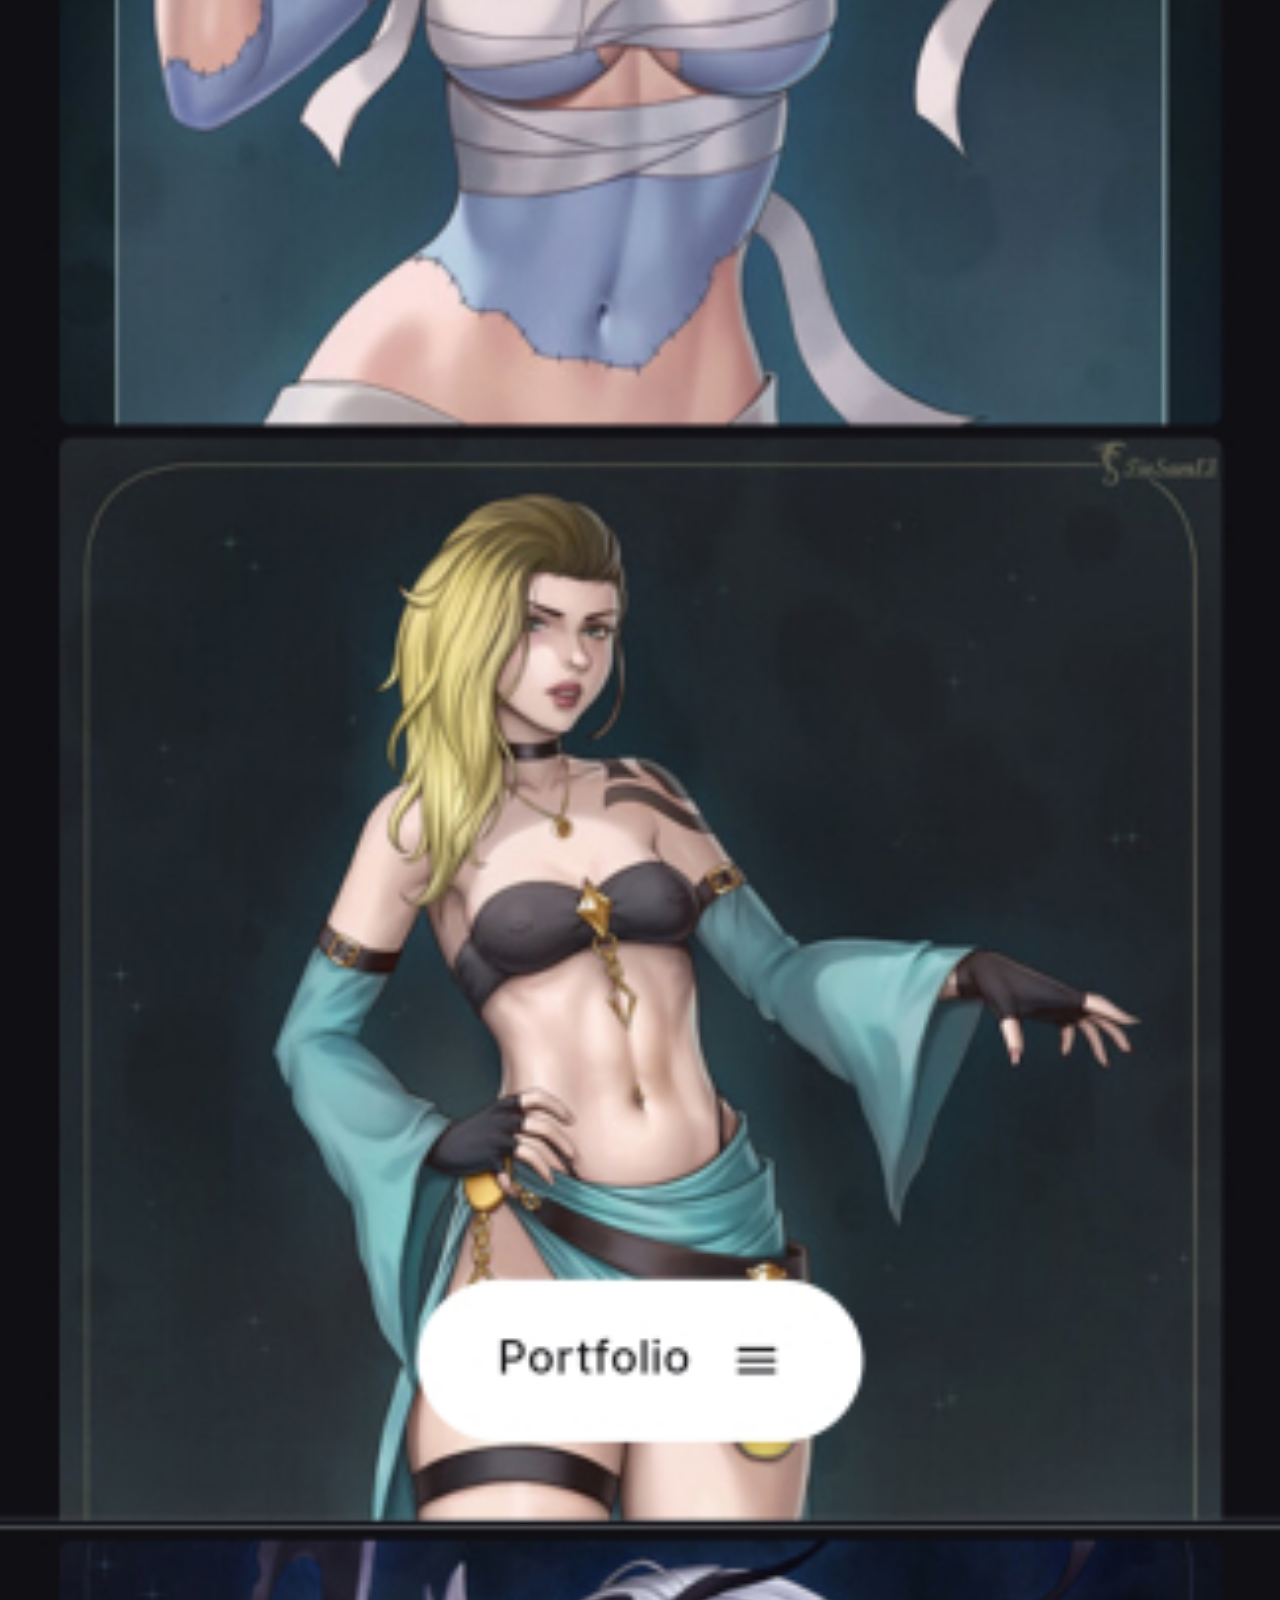
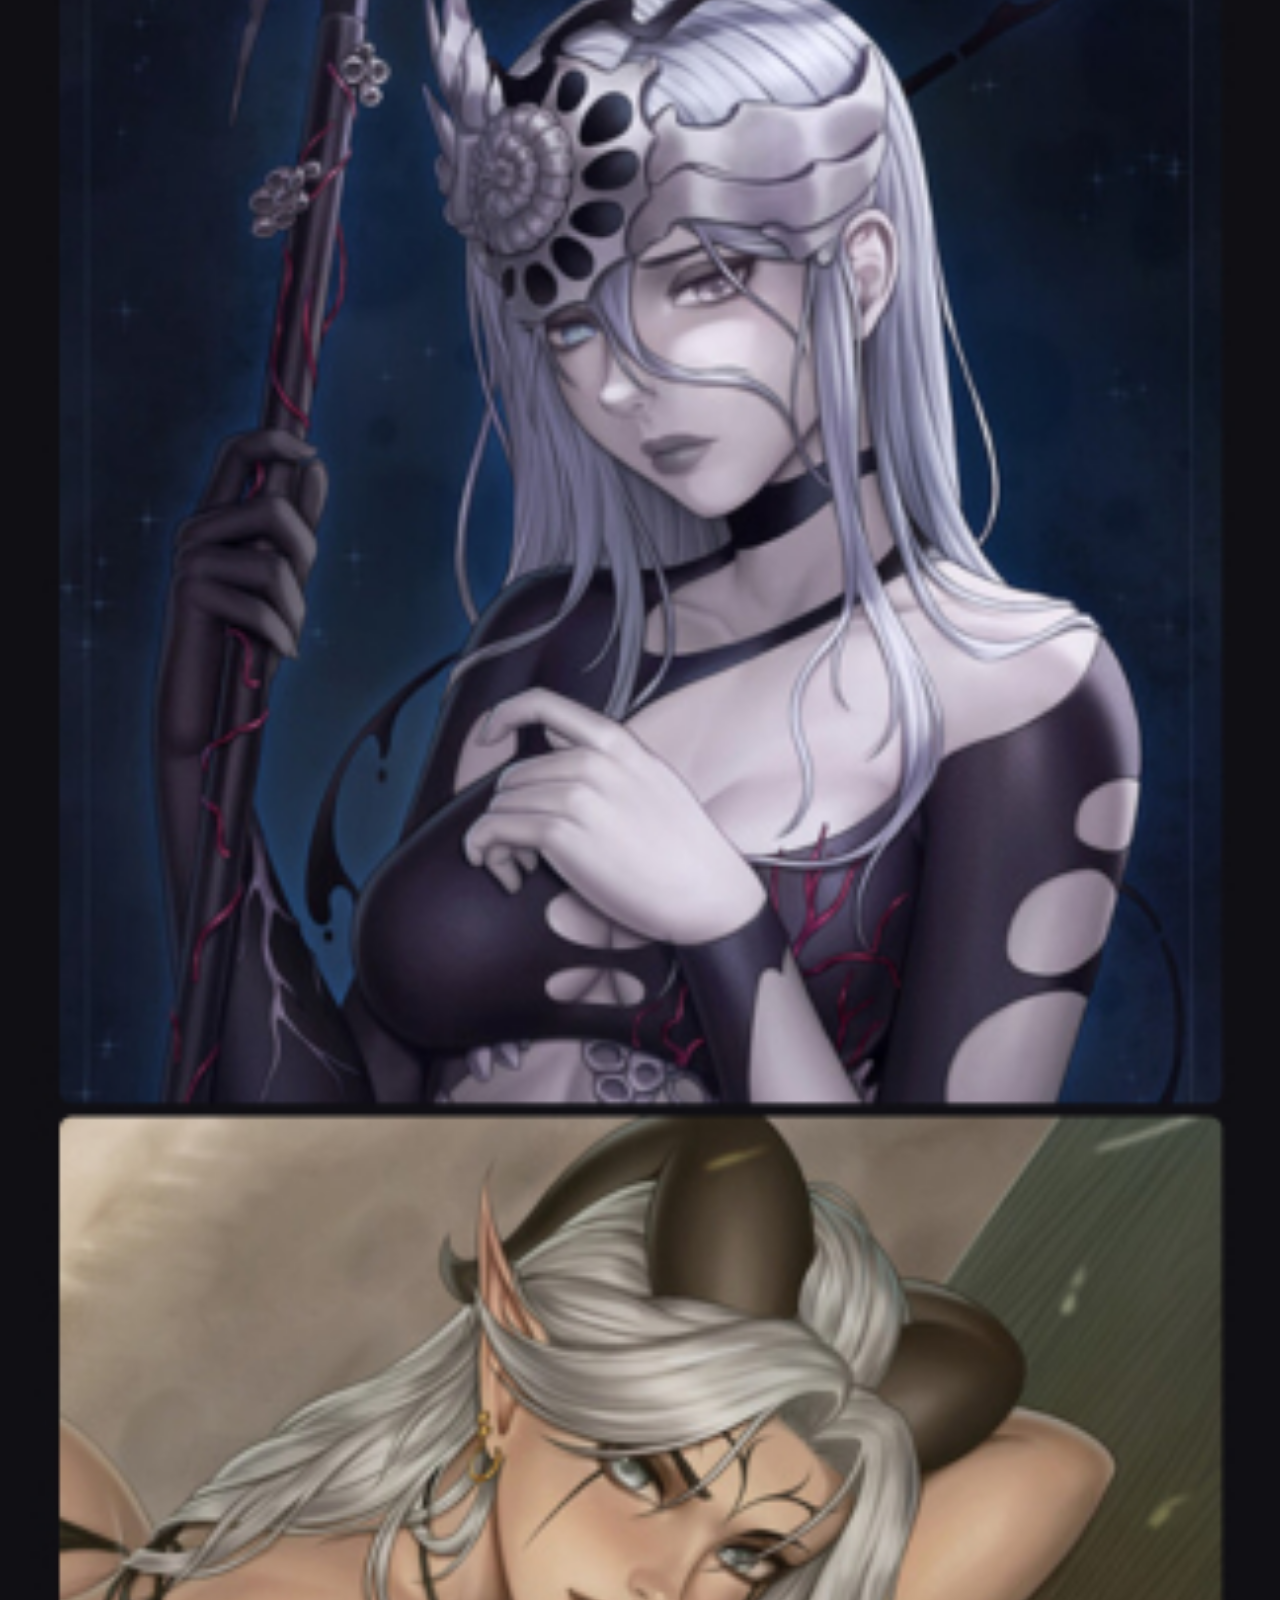
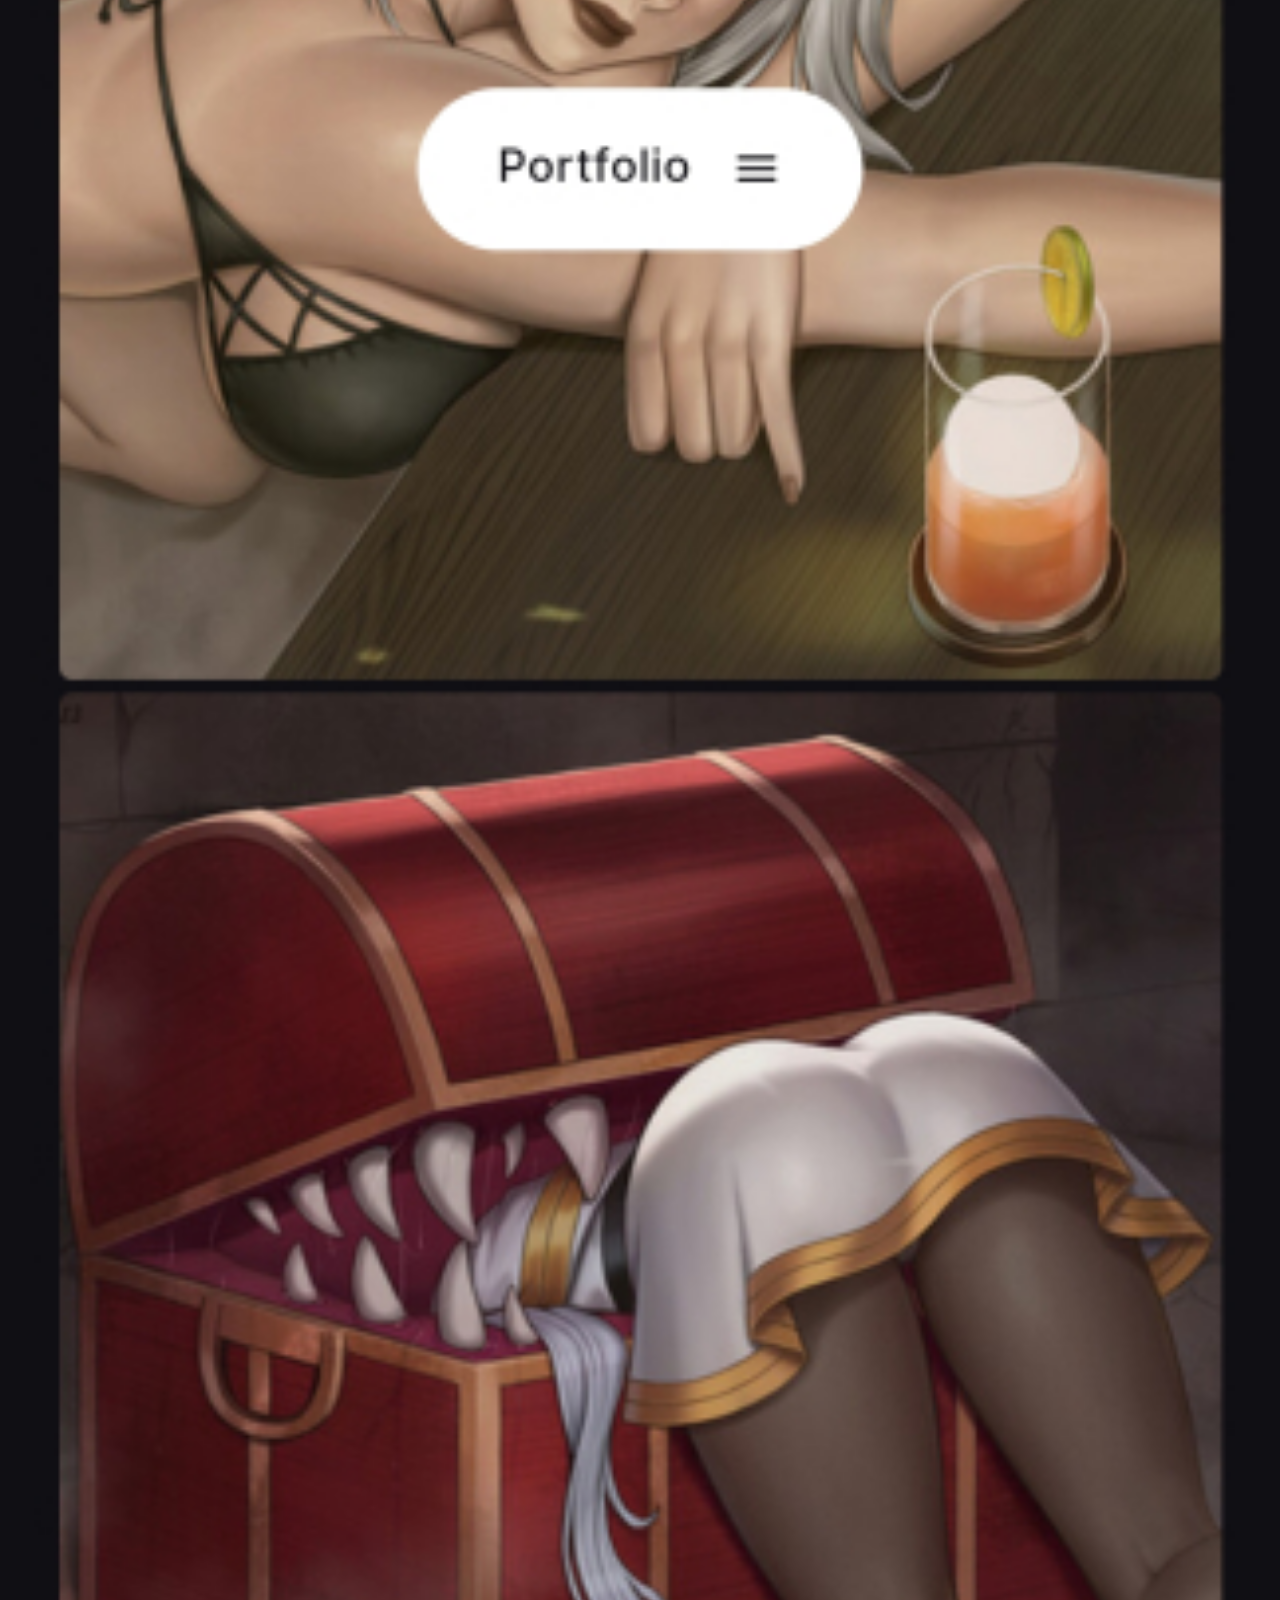
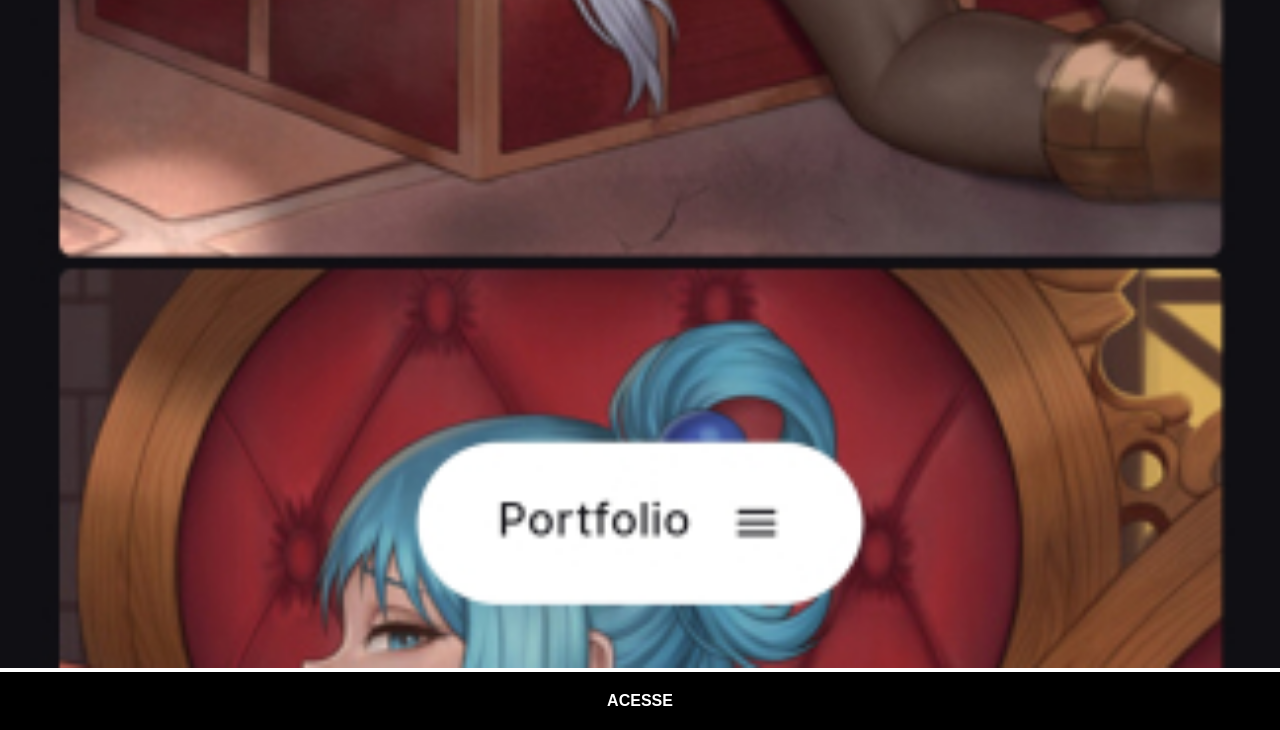
<file: meu-projeto/artstation.html>
<!DOCTYPE html>
<html lang="pt-br">
<head>
    <meta charset="UTF-8">
    <meta name="viewport" content="width=device-width, initial-scale=1.0">
    <link rel="stylesheet" href="estilos/social.css">
    <title>Artstation</title>
</head>
<body>
    <img src="imagens/tela-artstation.jpg" alt="Artstation">
    <a href="https://www.artstation.com/tiosam13" target="_blank">ACESSE</a>
</body>
</html>
</file>
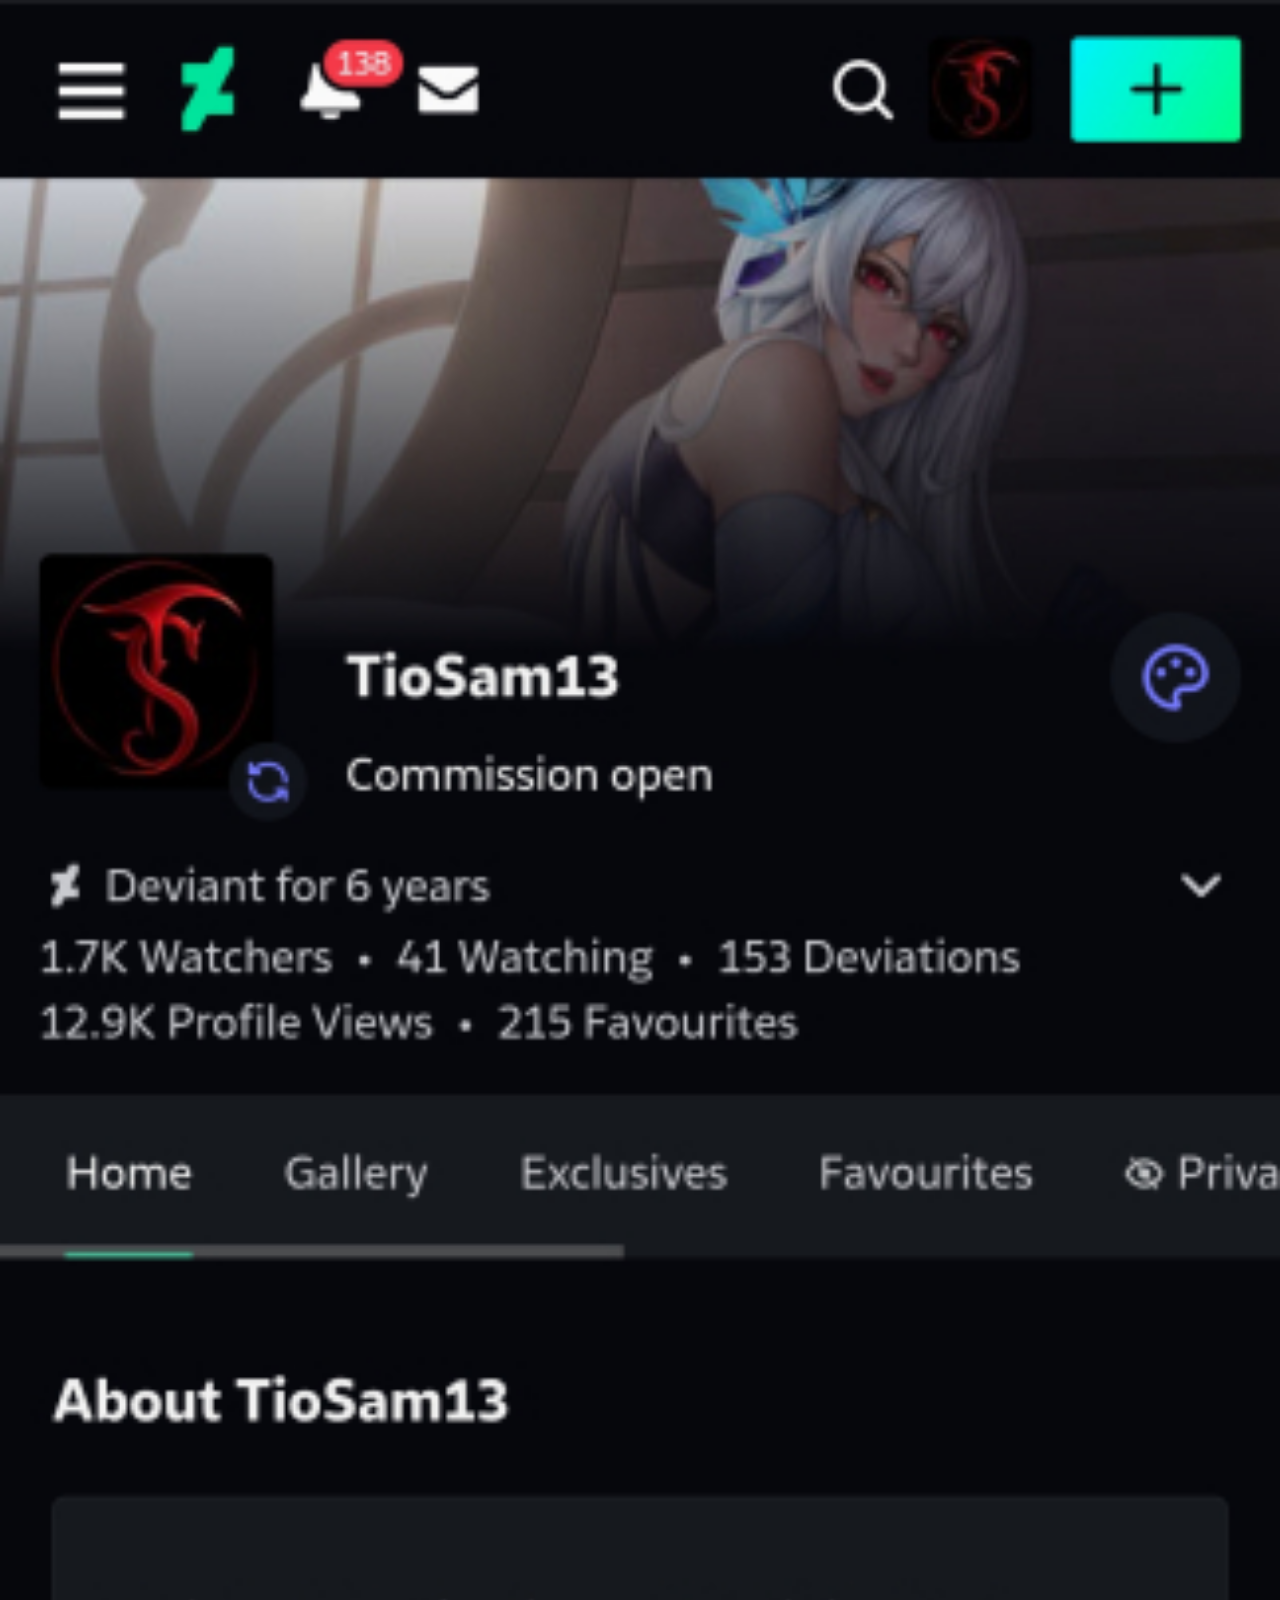
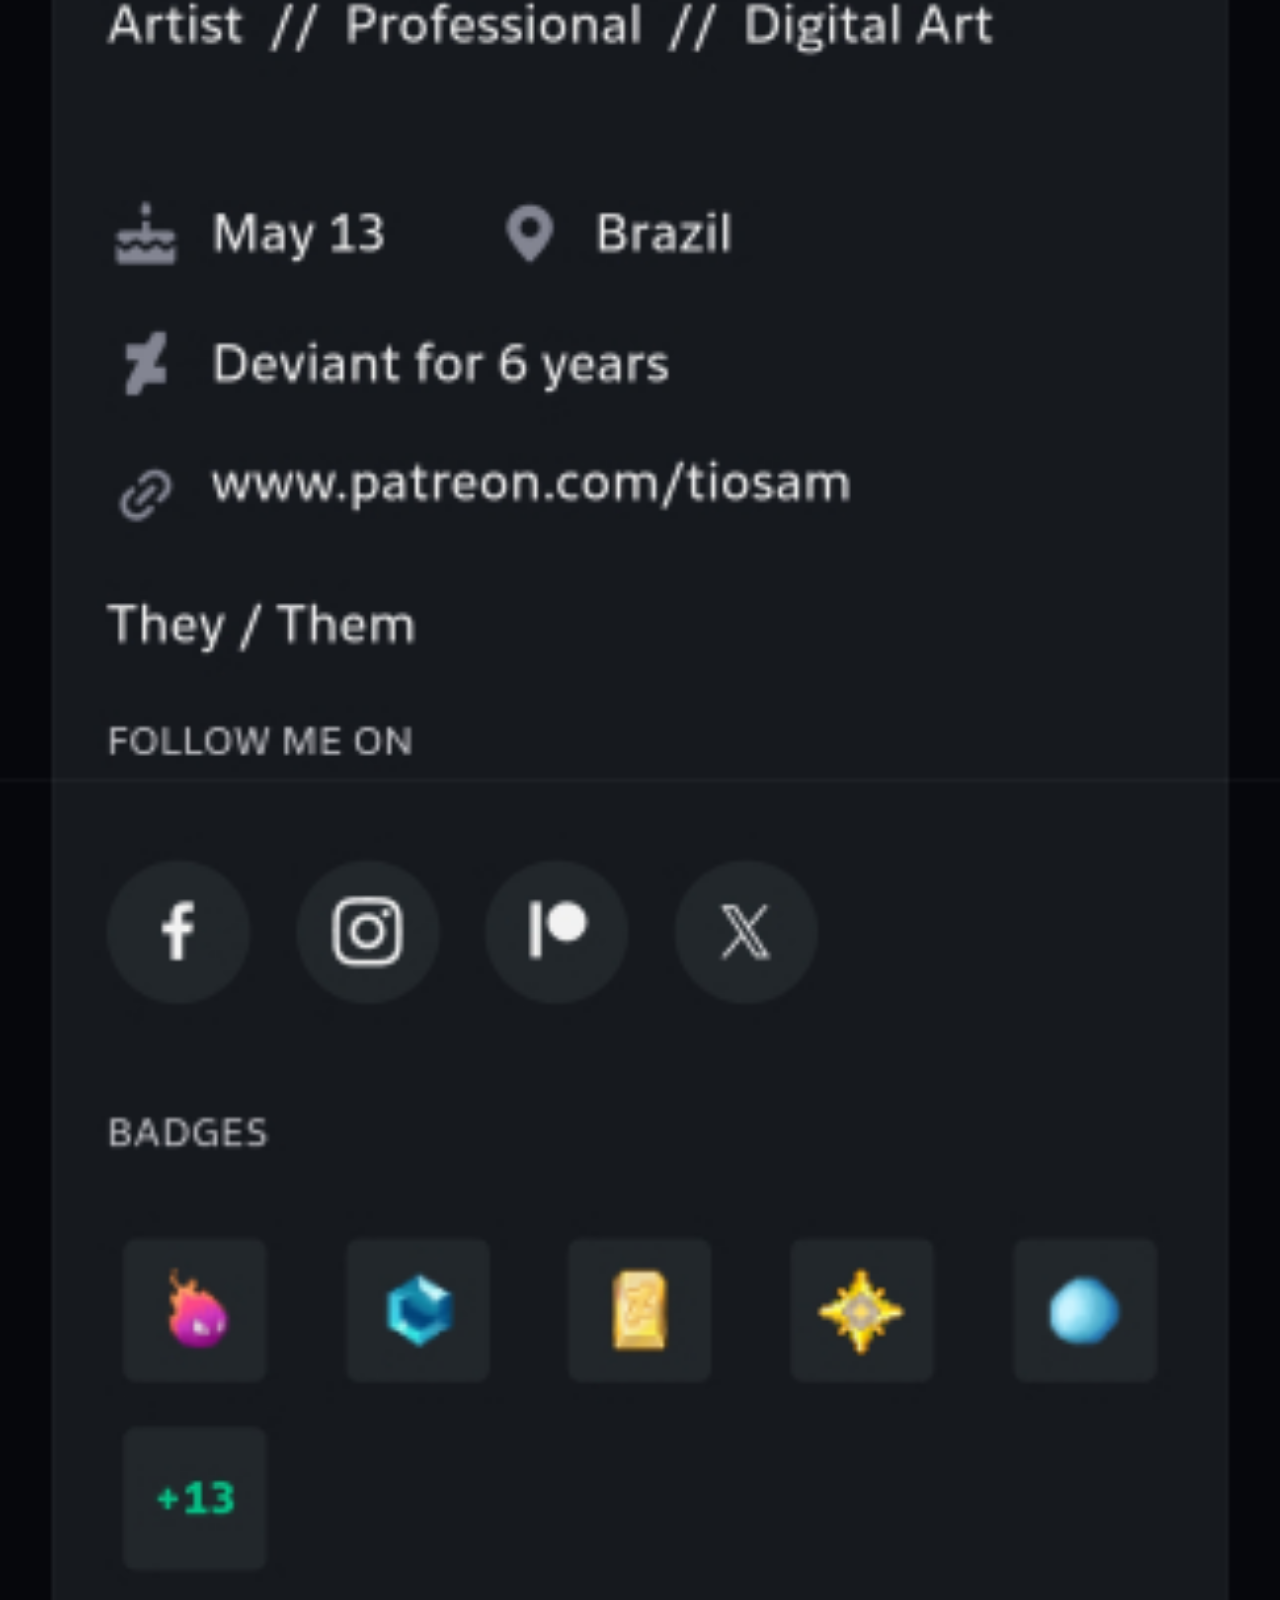
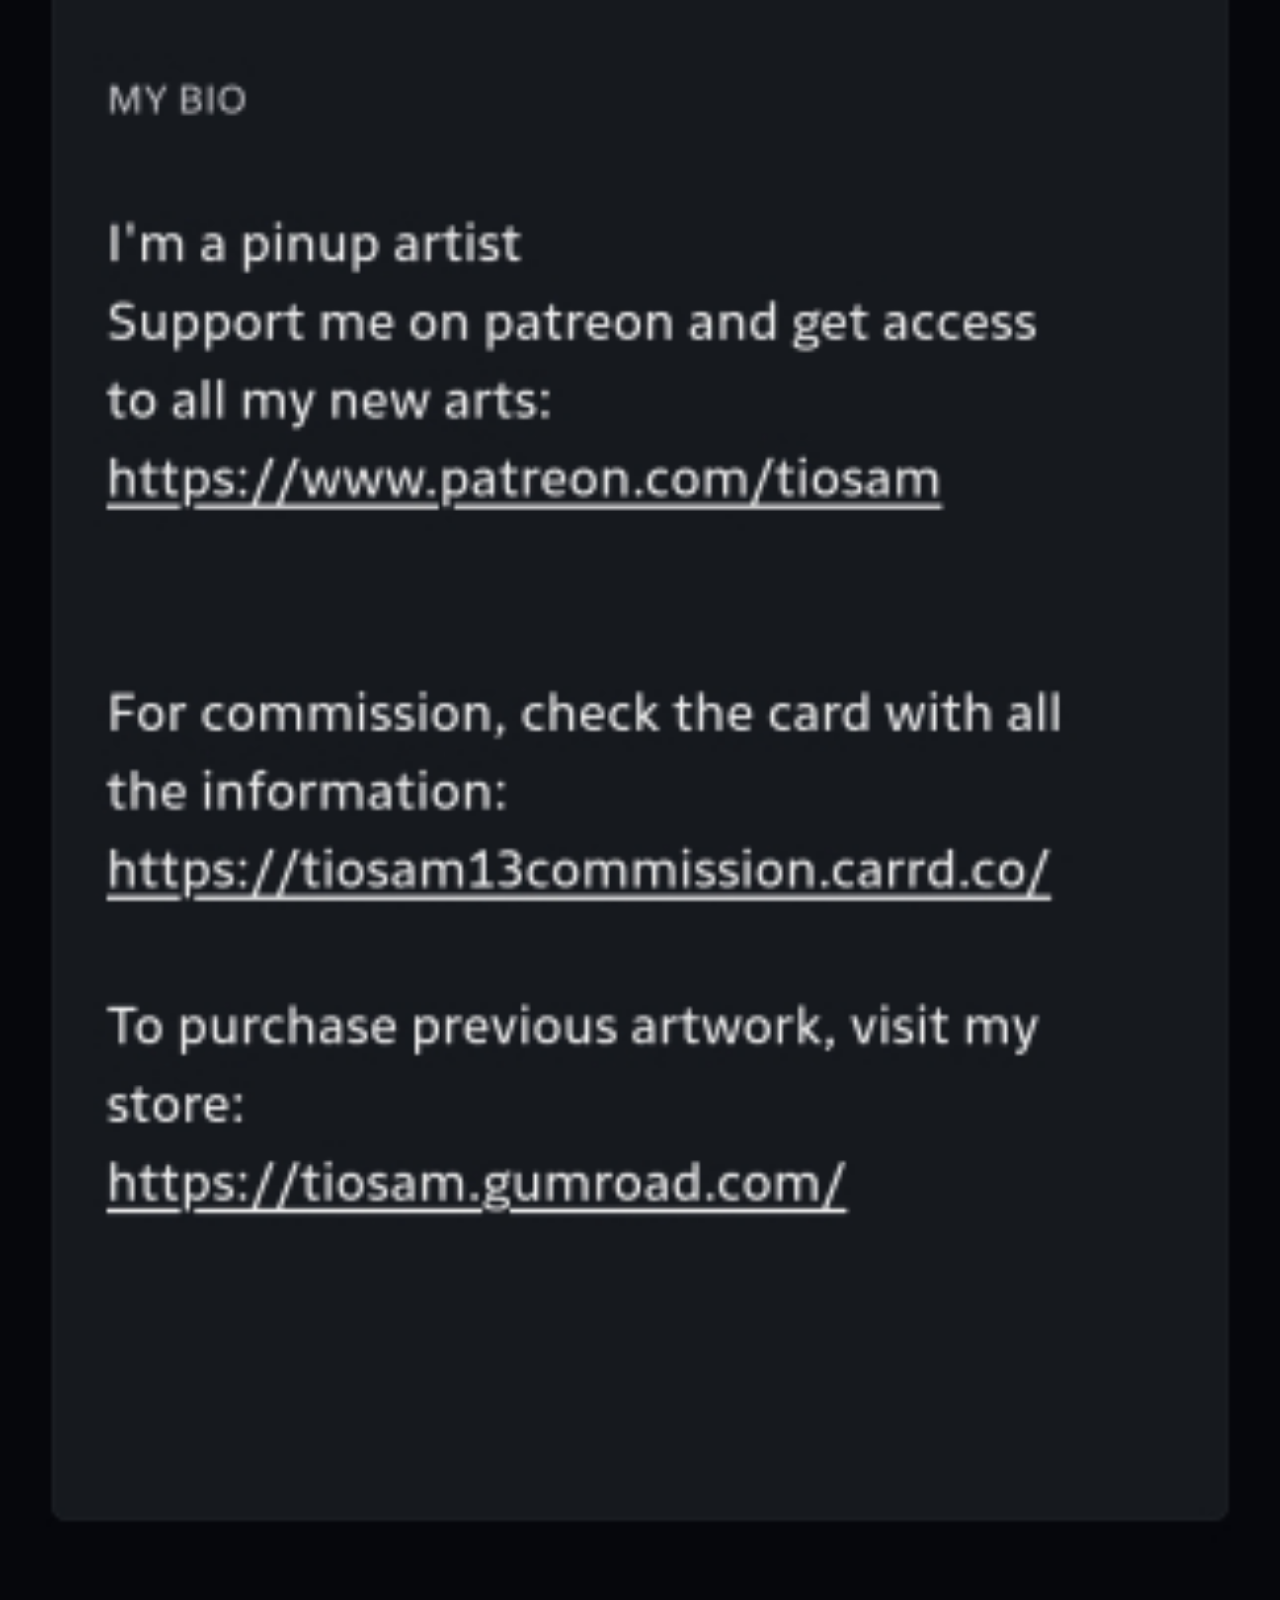
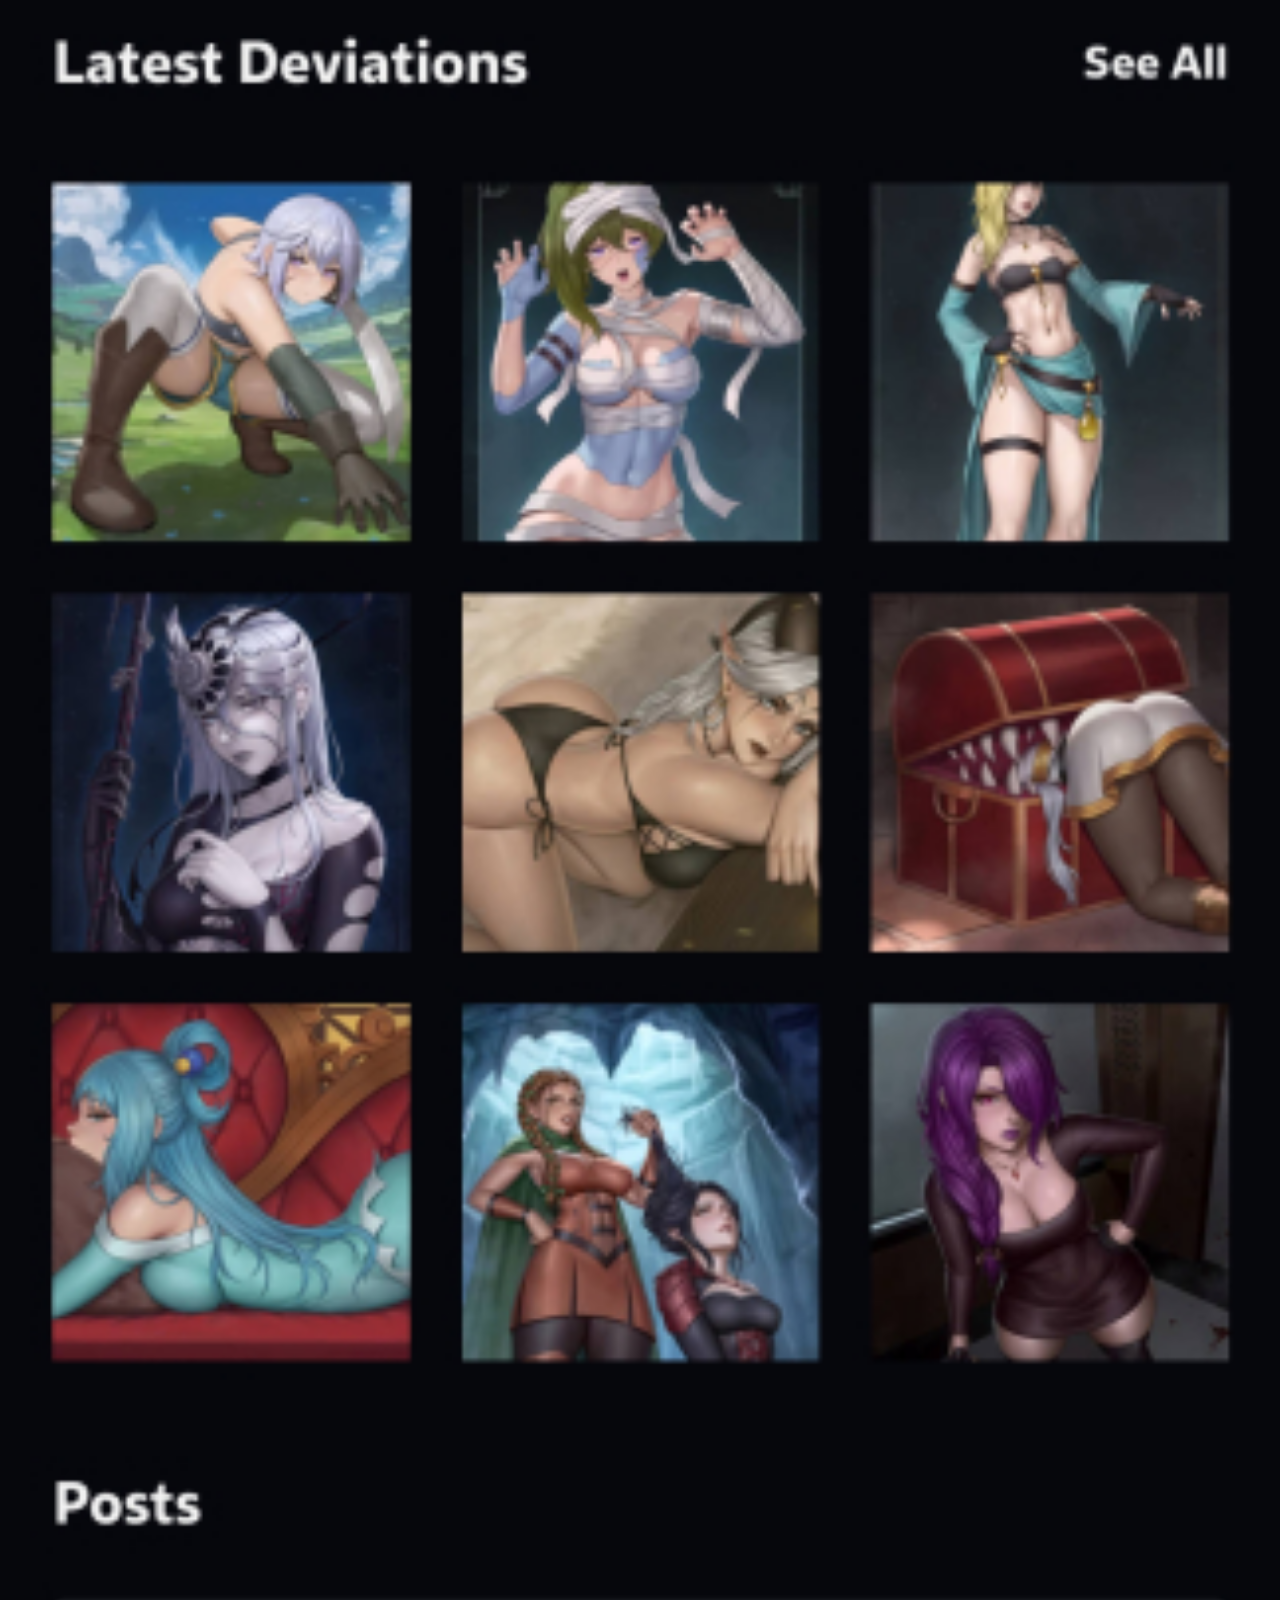
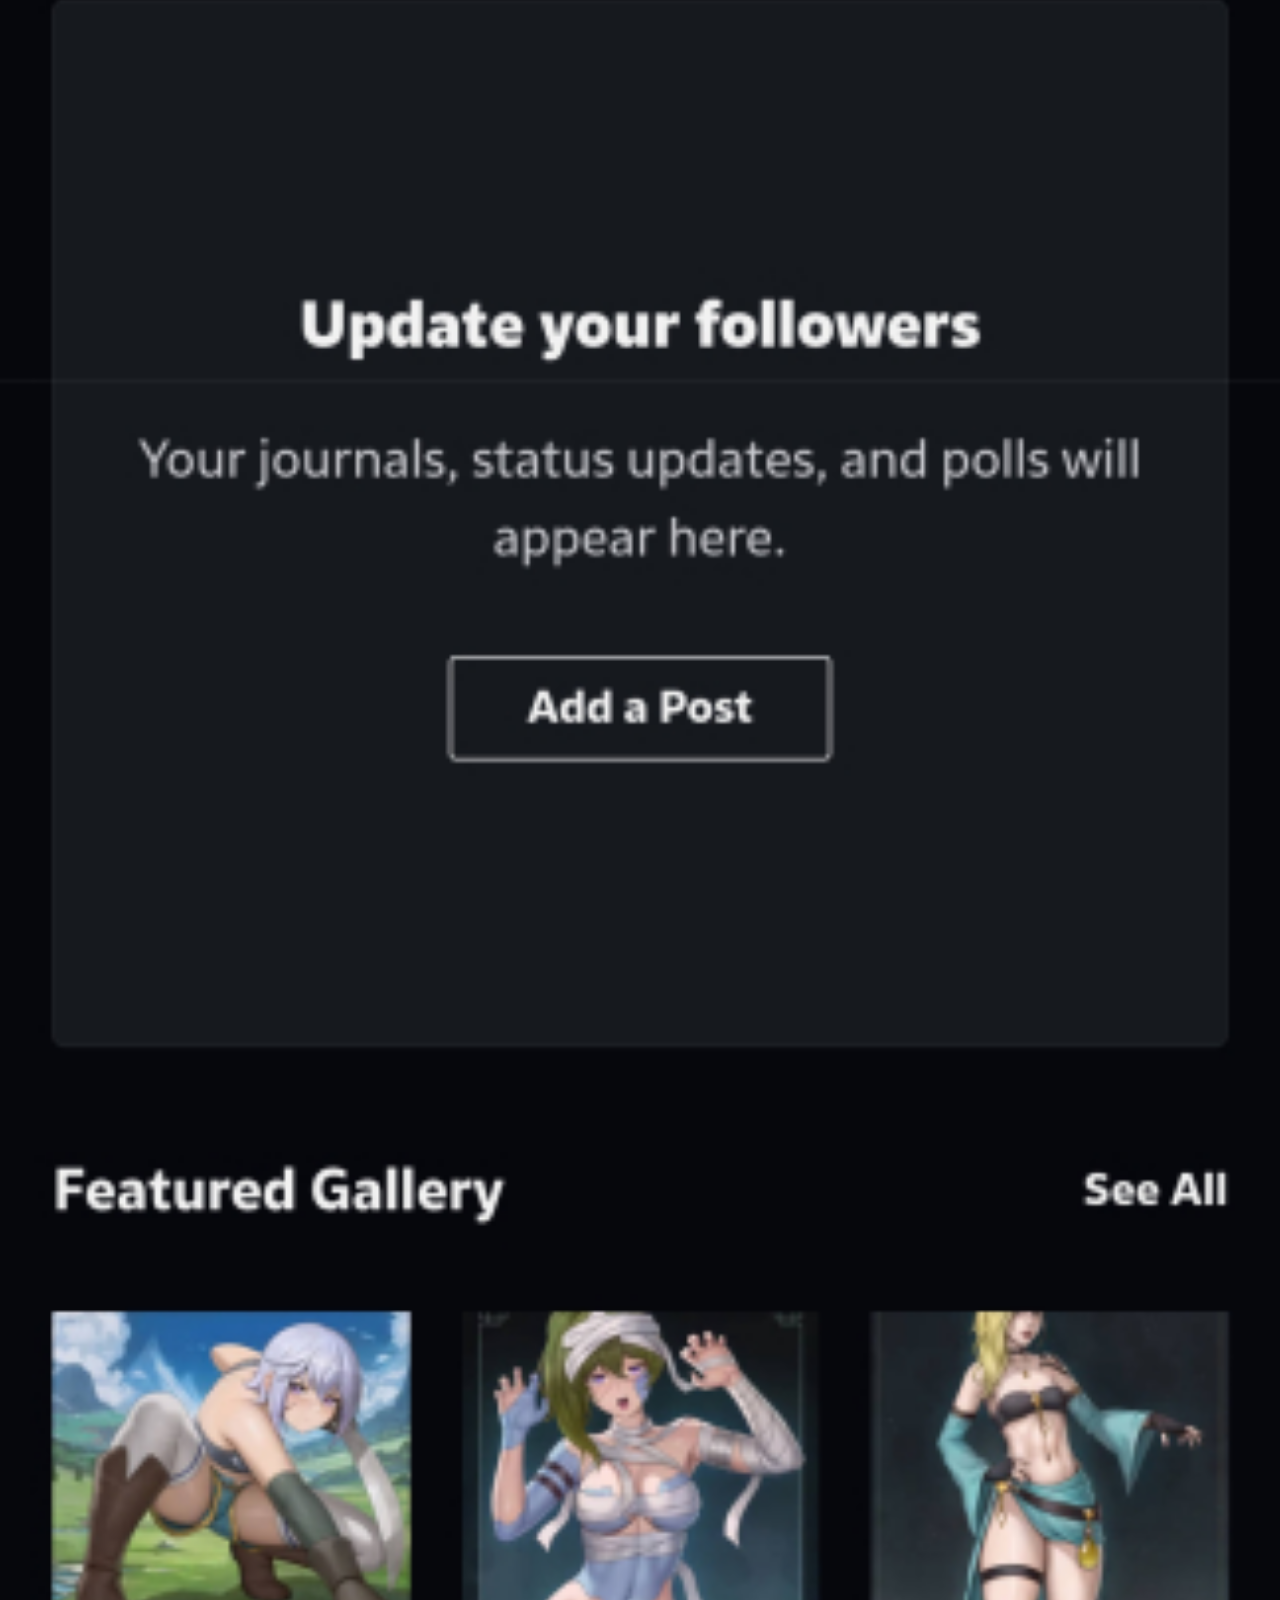
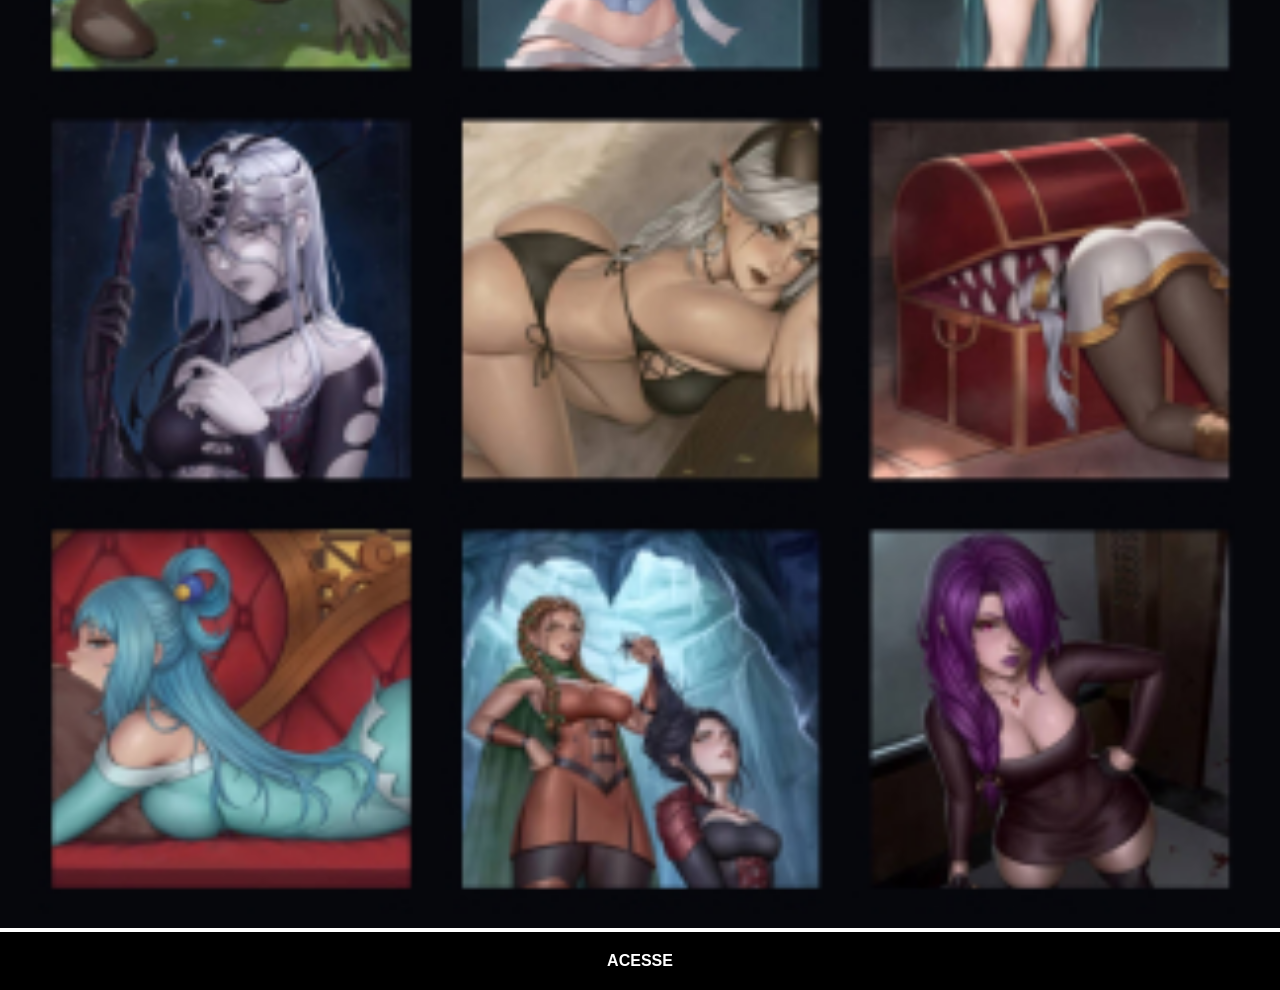
<file: meu-projeto/devianart.html>
<!DOCTYPE html>
<html lang="pt-br">
<head>
    <meta charset="UTF-8">
    <meta name="viewport" content="width=device-width, initial-scale=1.0">
    <link rel="stylesheet" href="estilos/social.css">
    <title>Devianart</title>
</head>
<body>
    <img src="imagens/tela-devianart.jpg" alt="Devianart">
    <a href="https://www.deviantart.com/tiosam13" target="_blank">ACESSE</a>
</body>
</html>
</file>
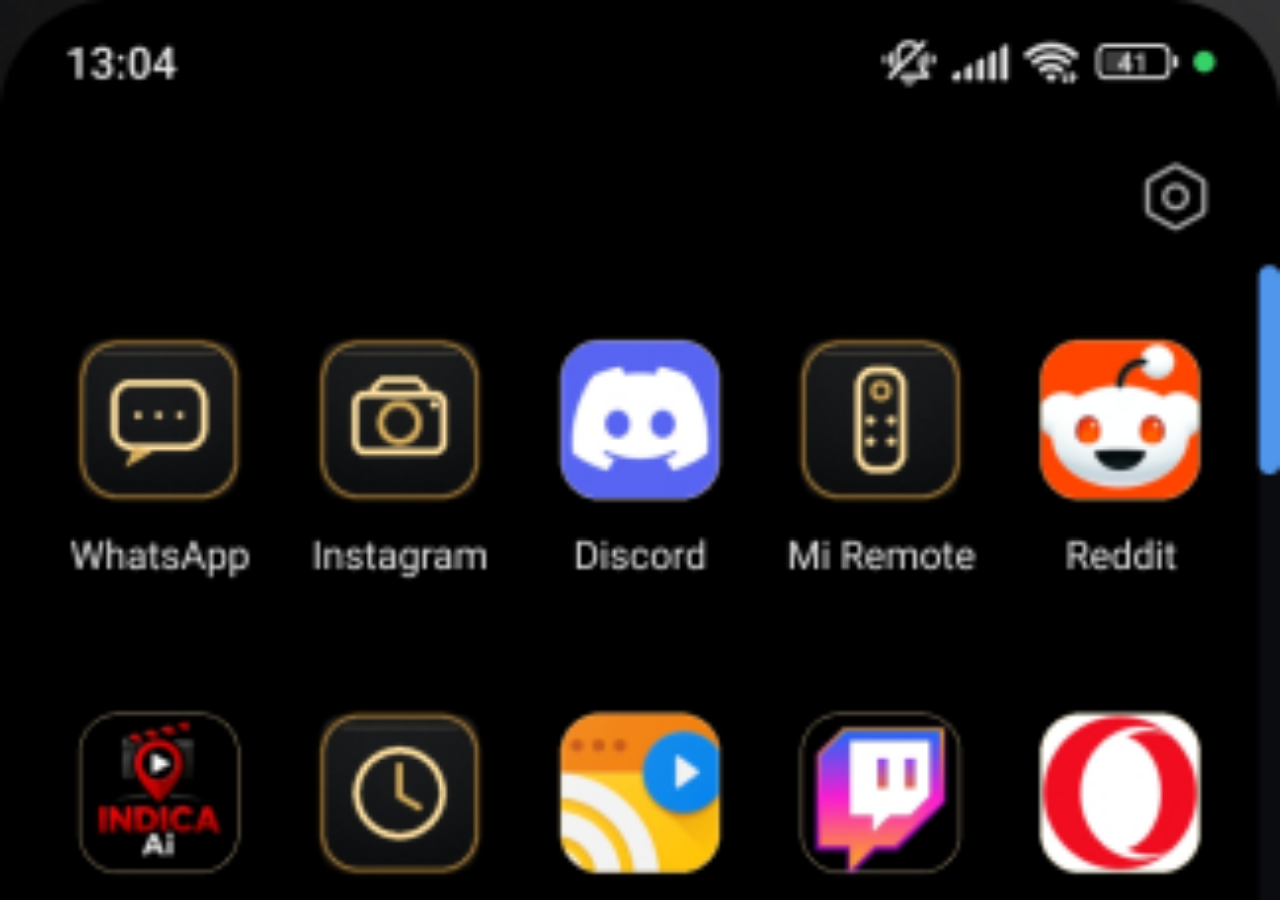
<file: meu-projeto/home.html>
<!DOCTYPE html>
<html lang="pt-br">
<head>
    <meta charset="UTF-8">
    <meta name="viewport" content="width=device-width, initial-scale=1.0">
    <title>Home</title>
    <style>
        * {
            margin: 0px;
            padding: 0px;
        }

        body {
            height: 100vh;
            width: 100vw;
            background: url(imagens/tela-home.jpg) no-repeat top center;
            background-size: cover;
        }
    </style>
</head>
<body>
    
</body>
</html>
</file>
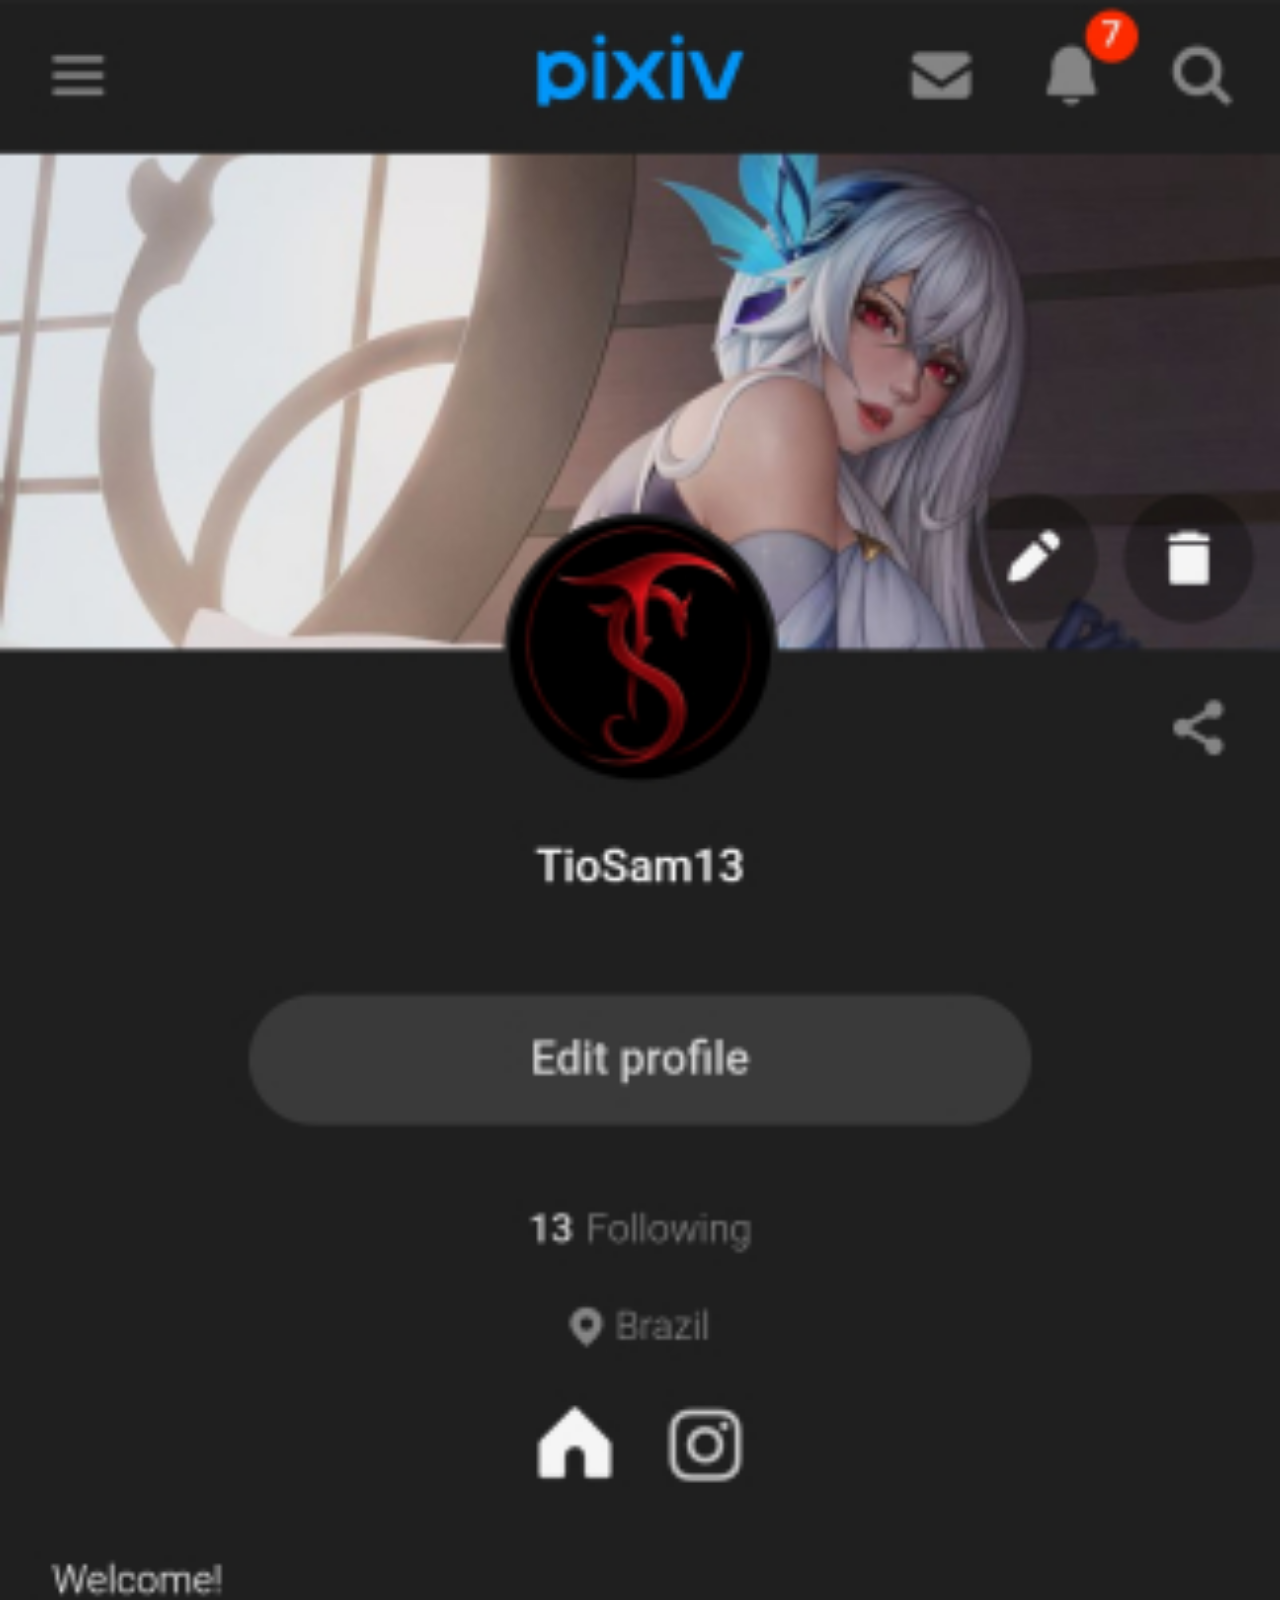
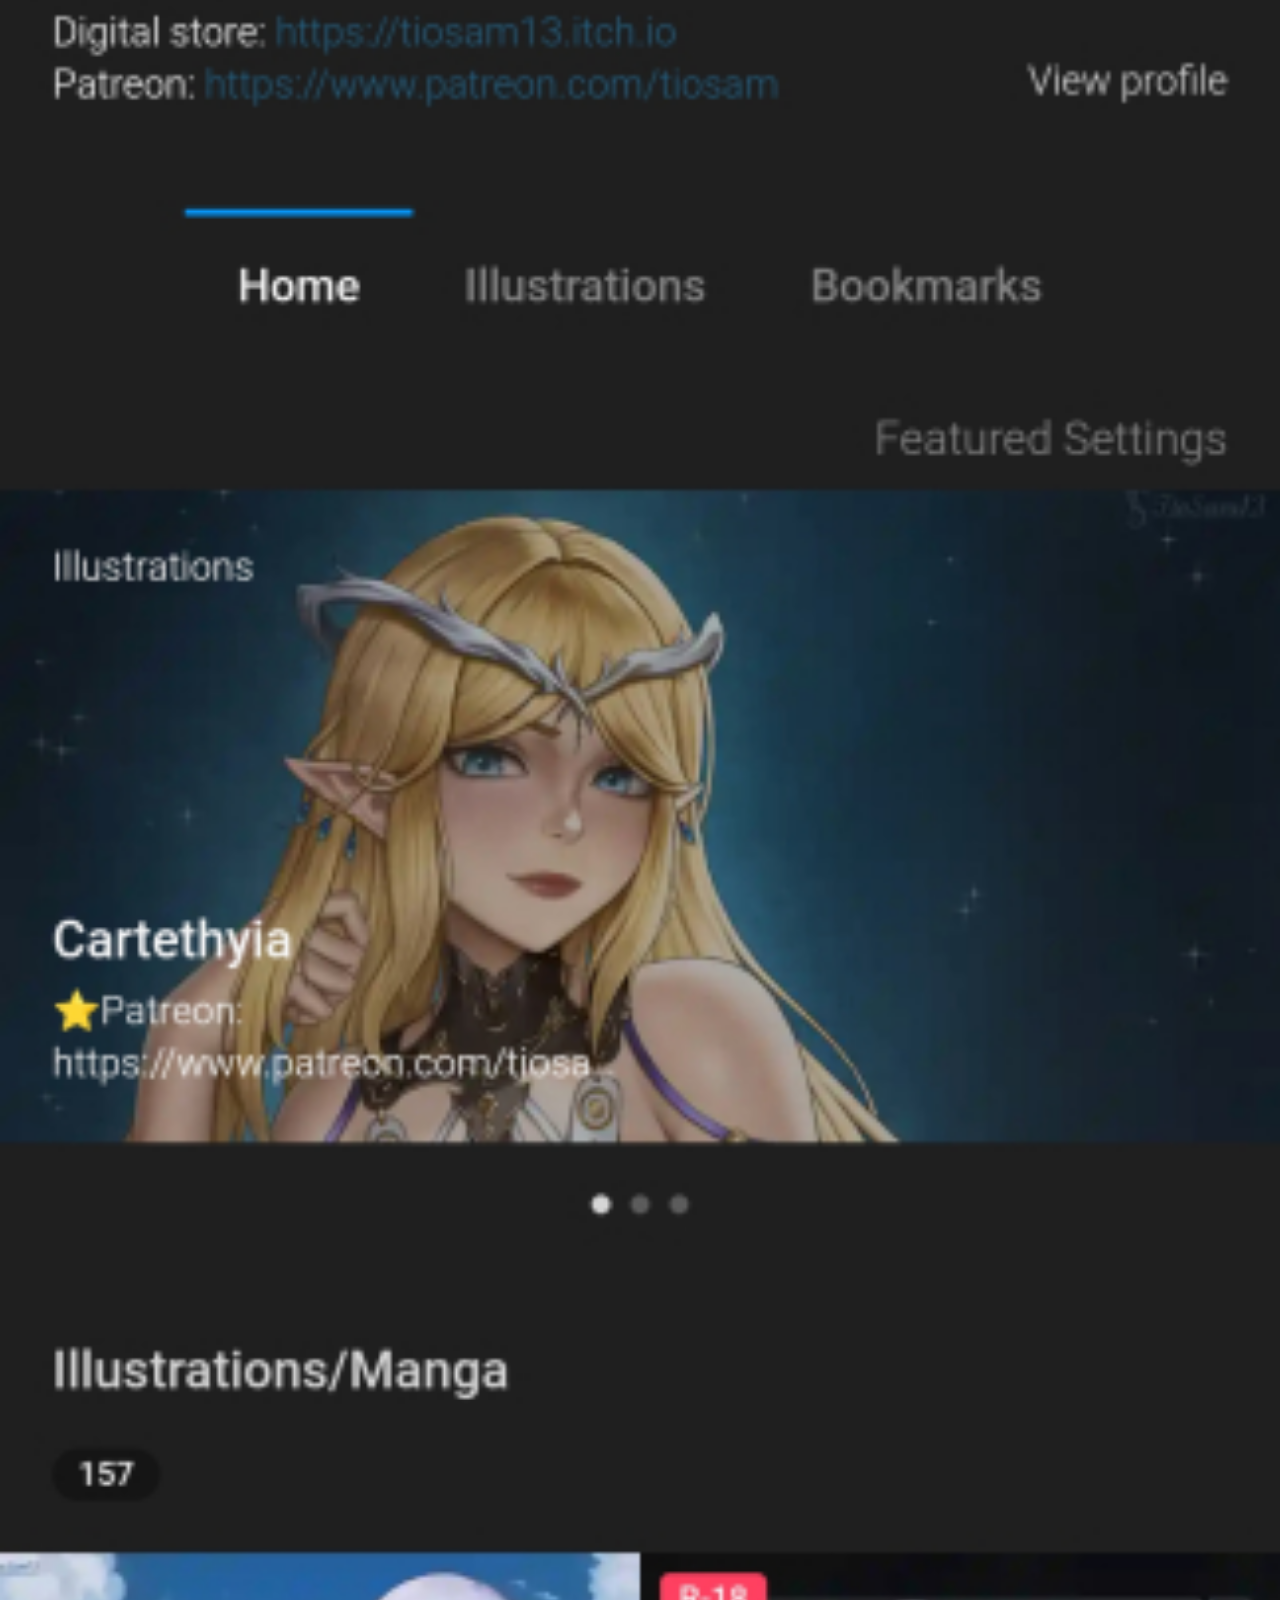
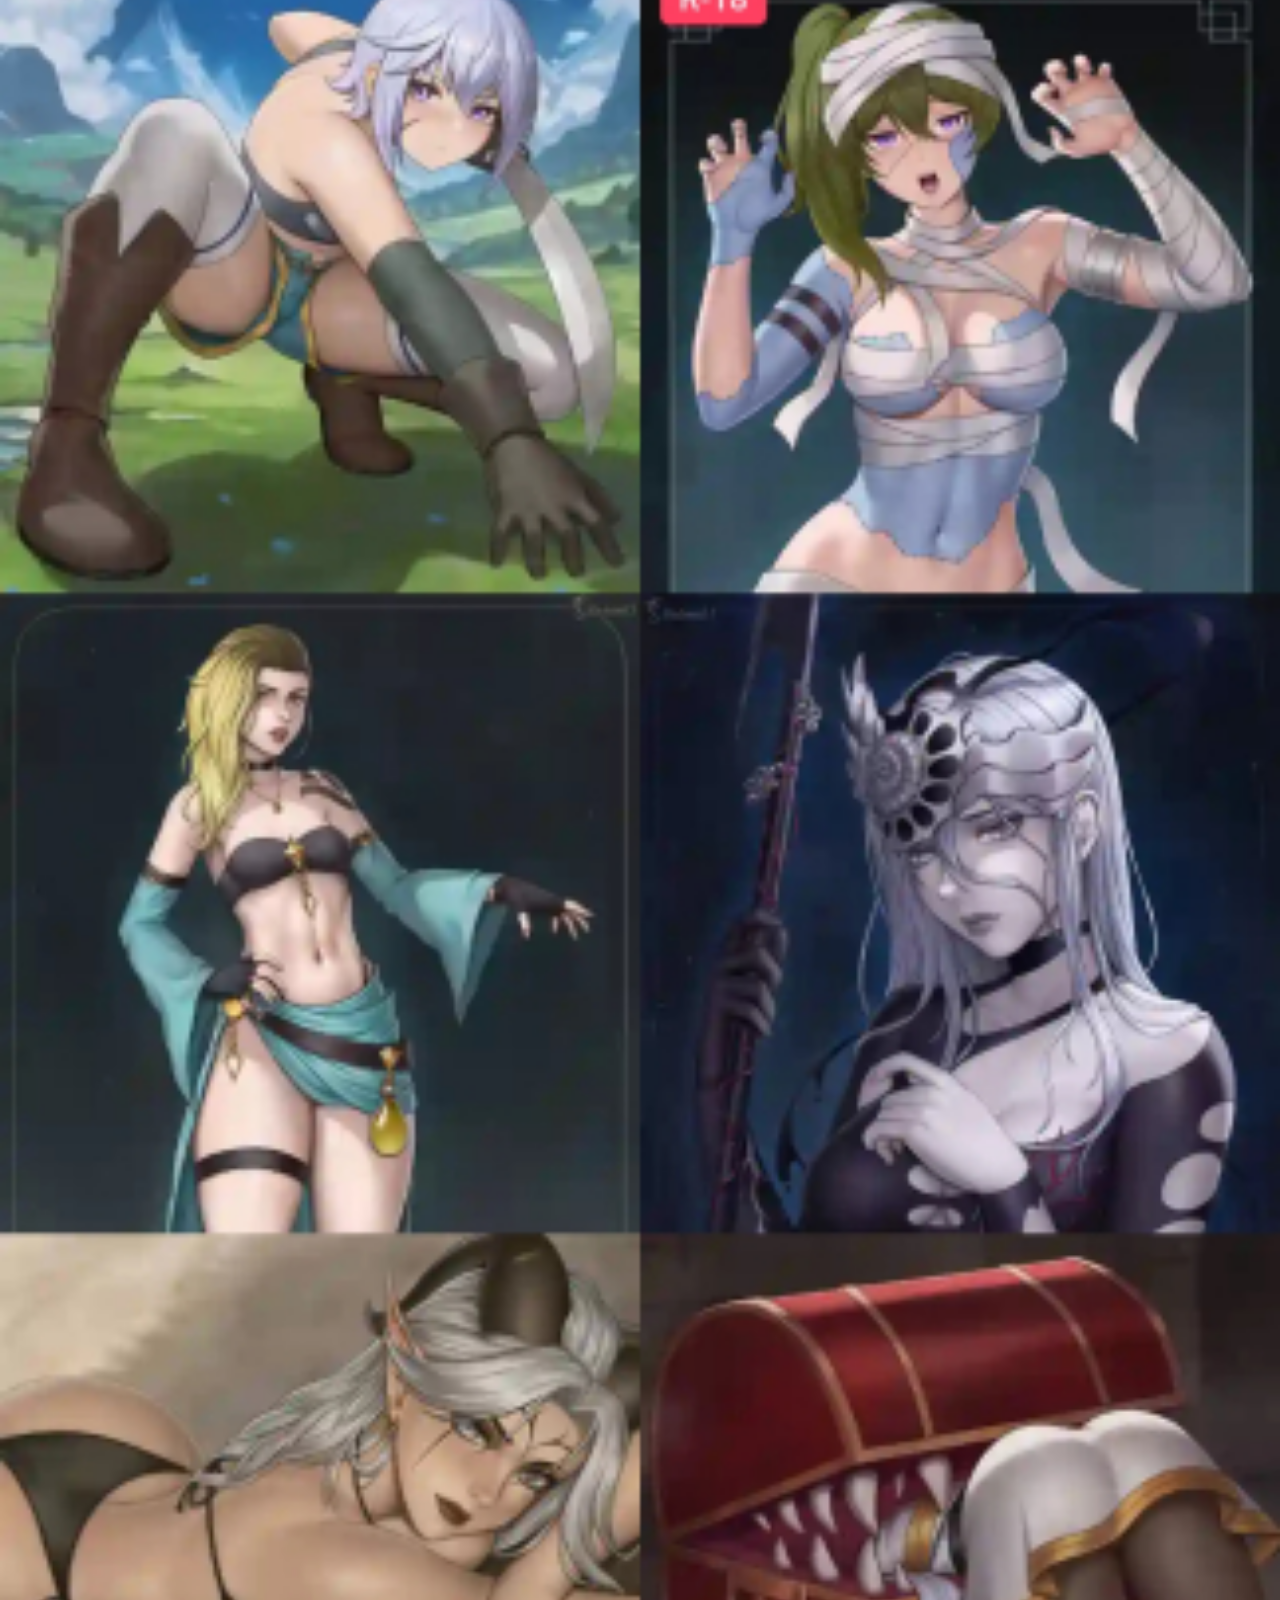
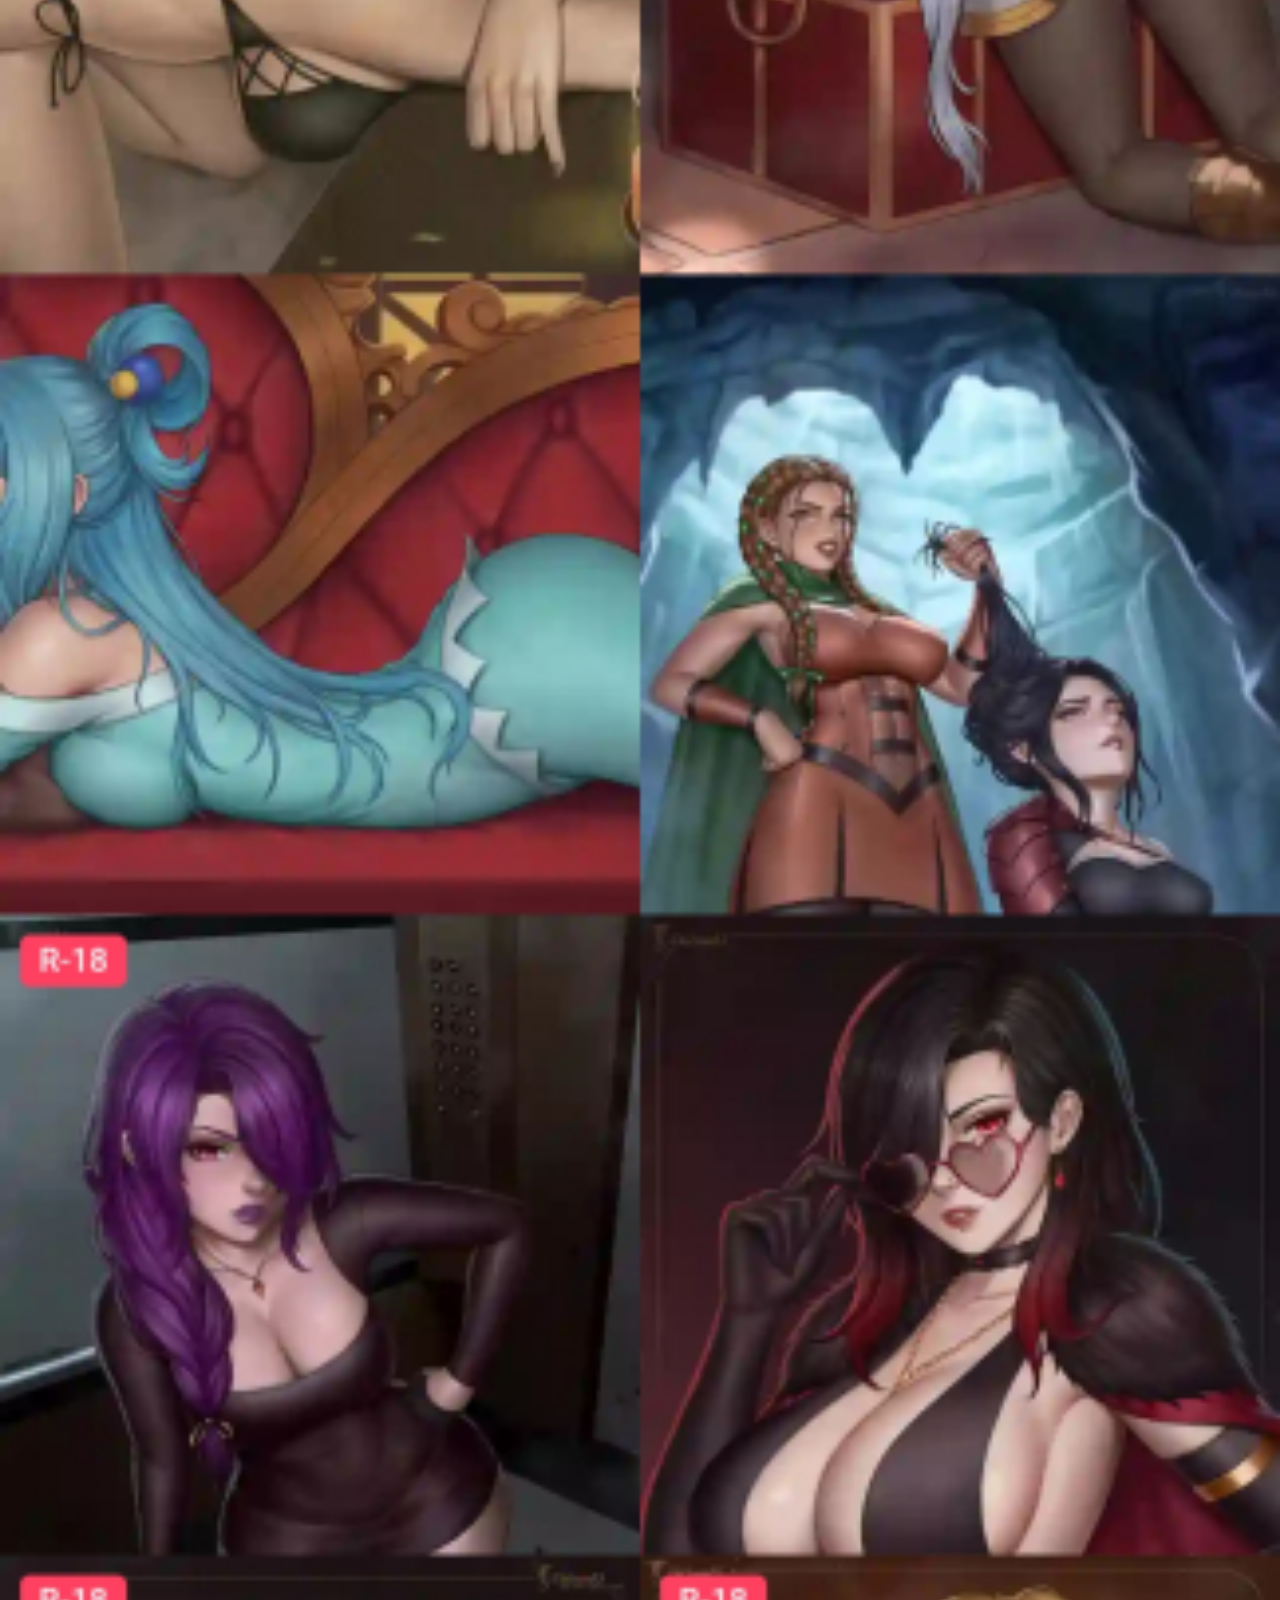
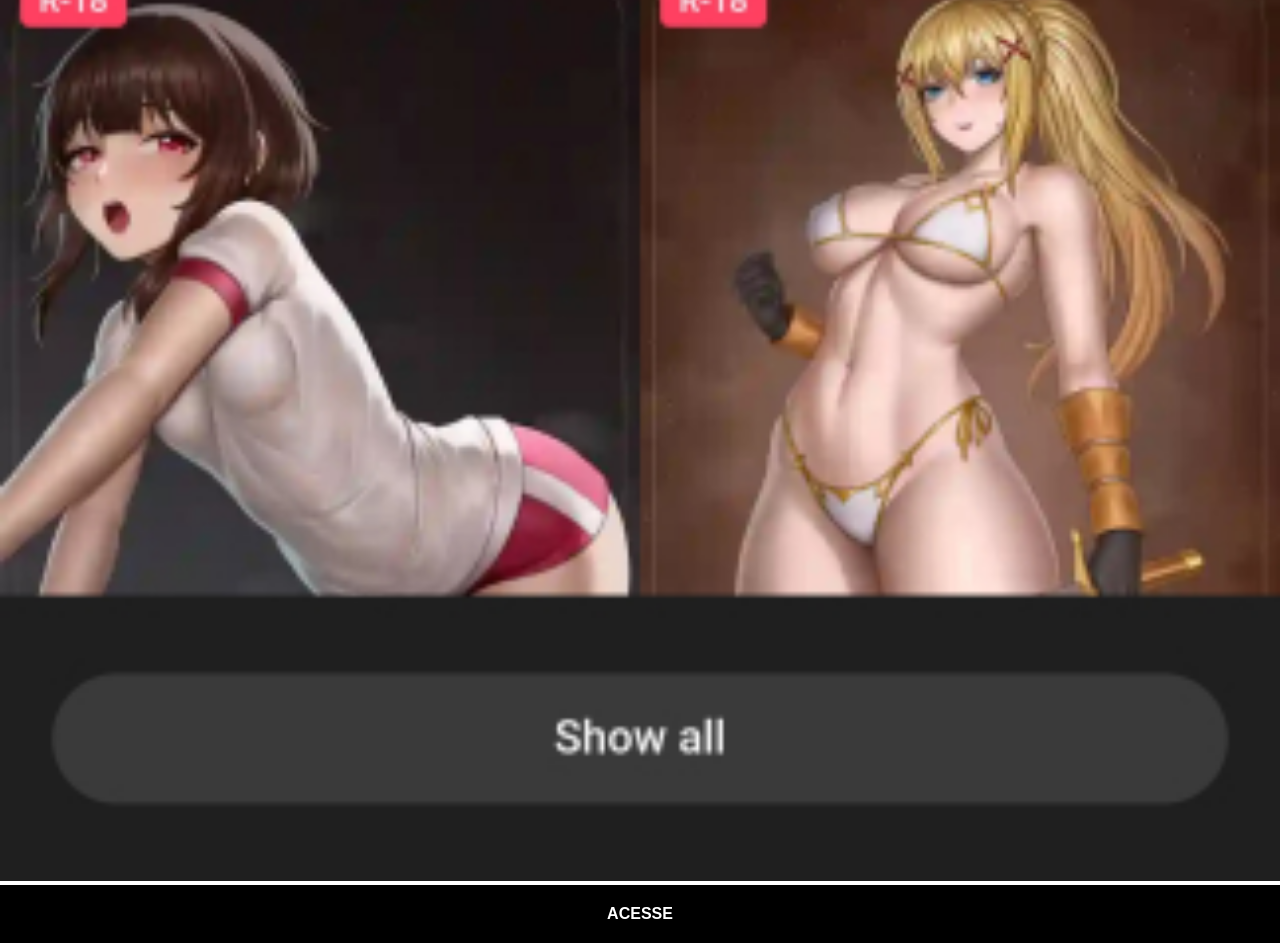
<file: meu-projeto/pixiv.html>
<!DOCTYPE html>
<html lang="pt-br">
<head>
    <meta charset="UTF-8">
    <meta name="viewport" content="width=device-width, initial-scale=1.0">
    <link rel="stylesheet" href="estilos/social.css">
    <title>Pixiv</title>
</head>
<body>
    <img src="imagens/tela-pixiv.jpg" alt="Pixiv">
    <a href="https://www.pixiv.net/en/users/60523683" target="_blank">ACESSE</a>
</body>
</html>
</file>
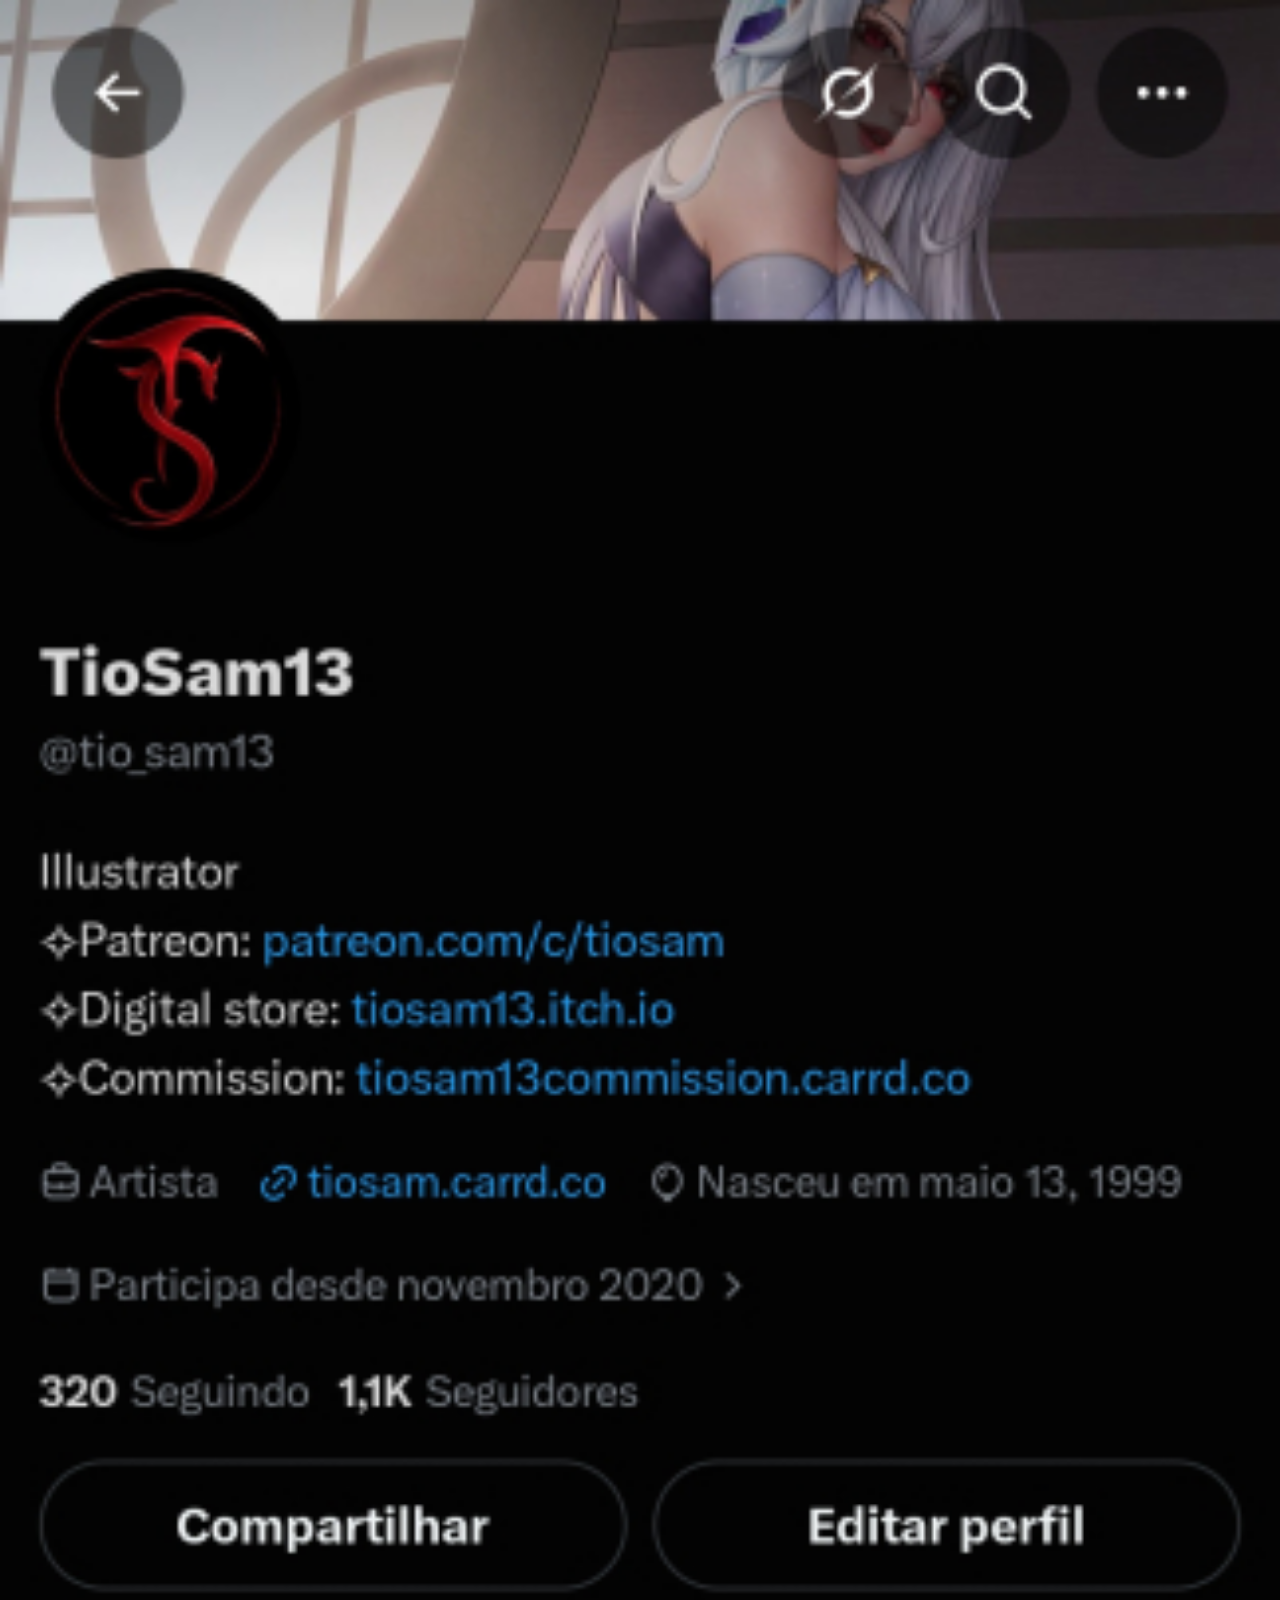
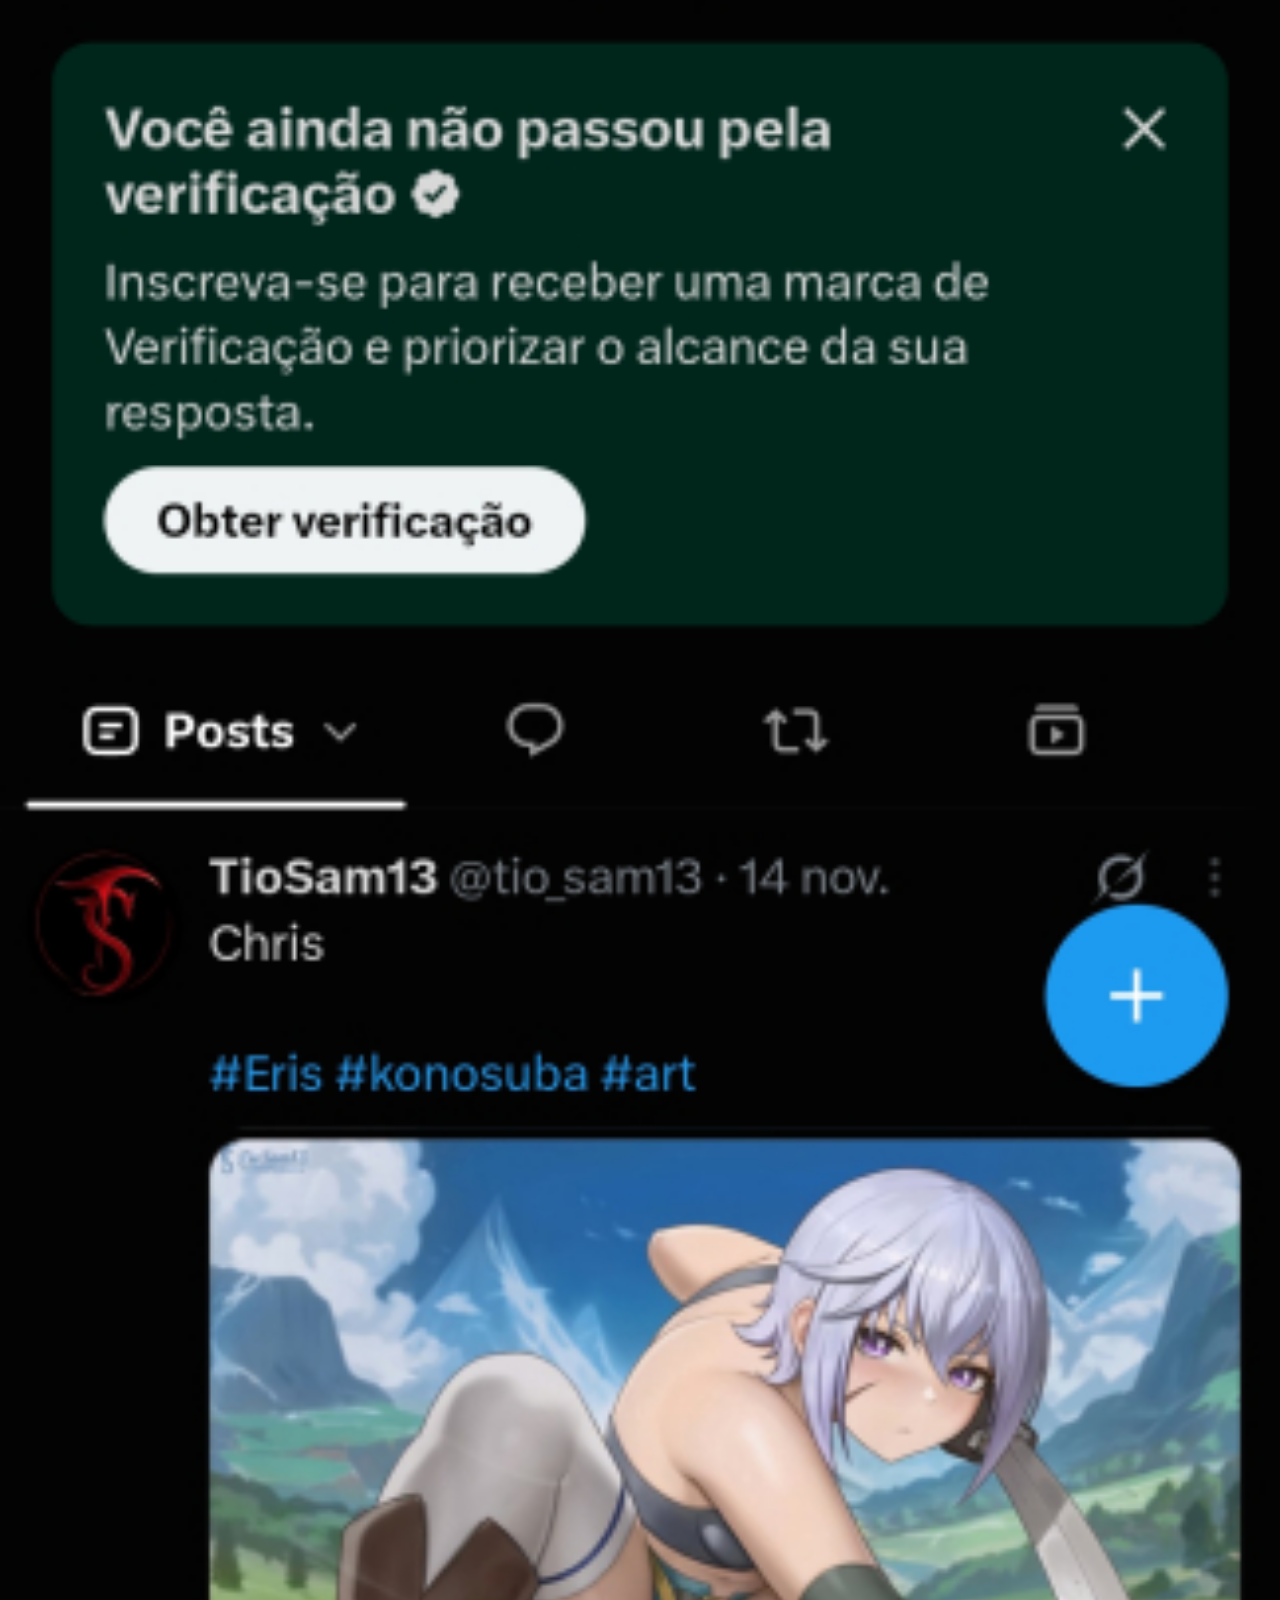
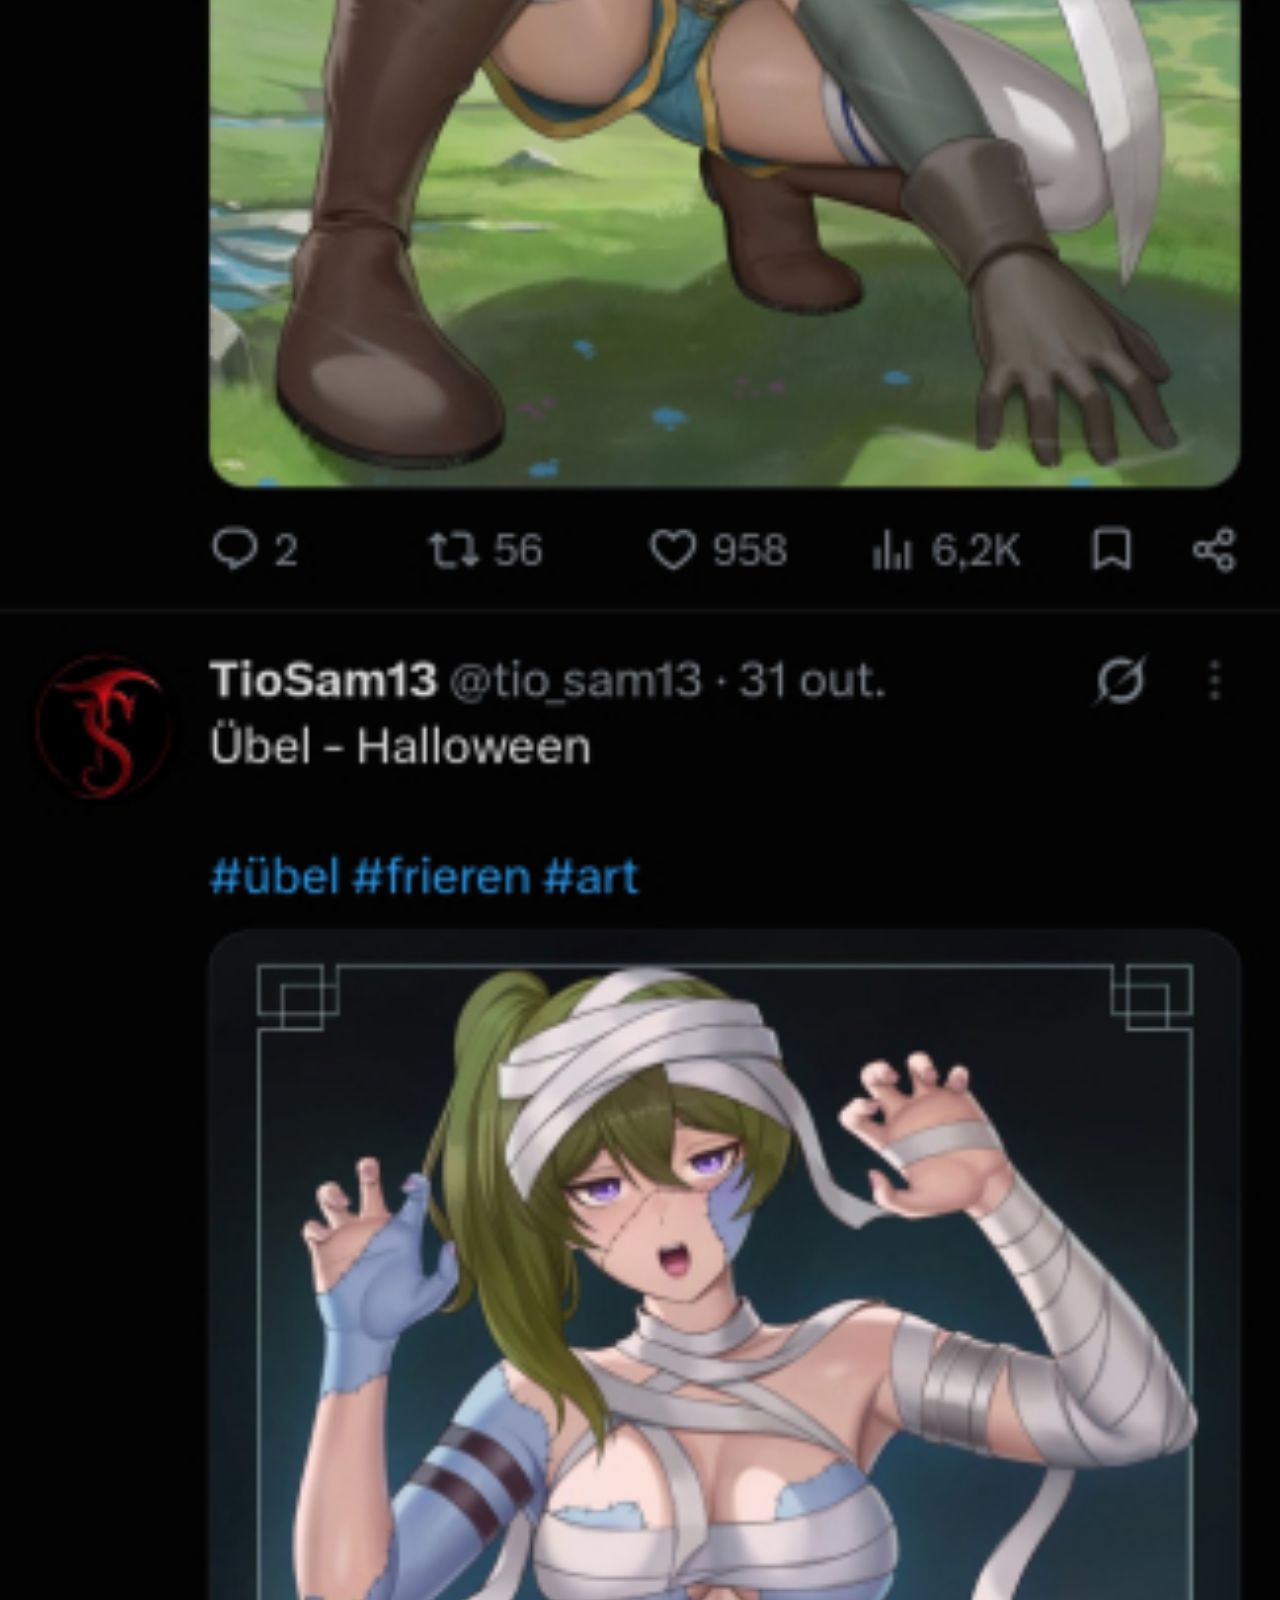
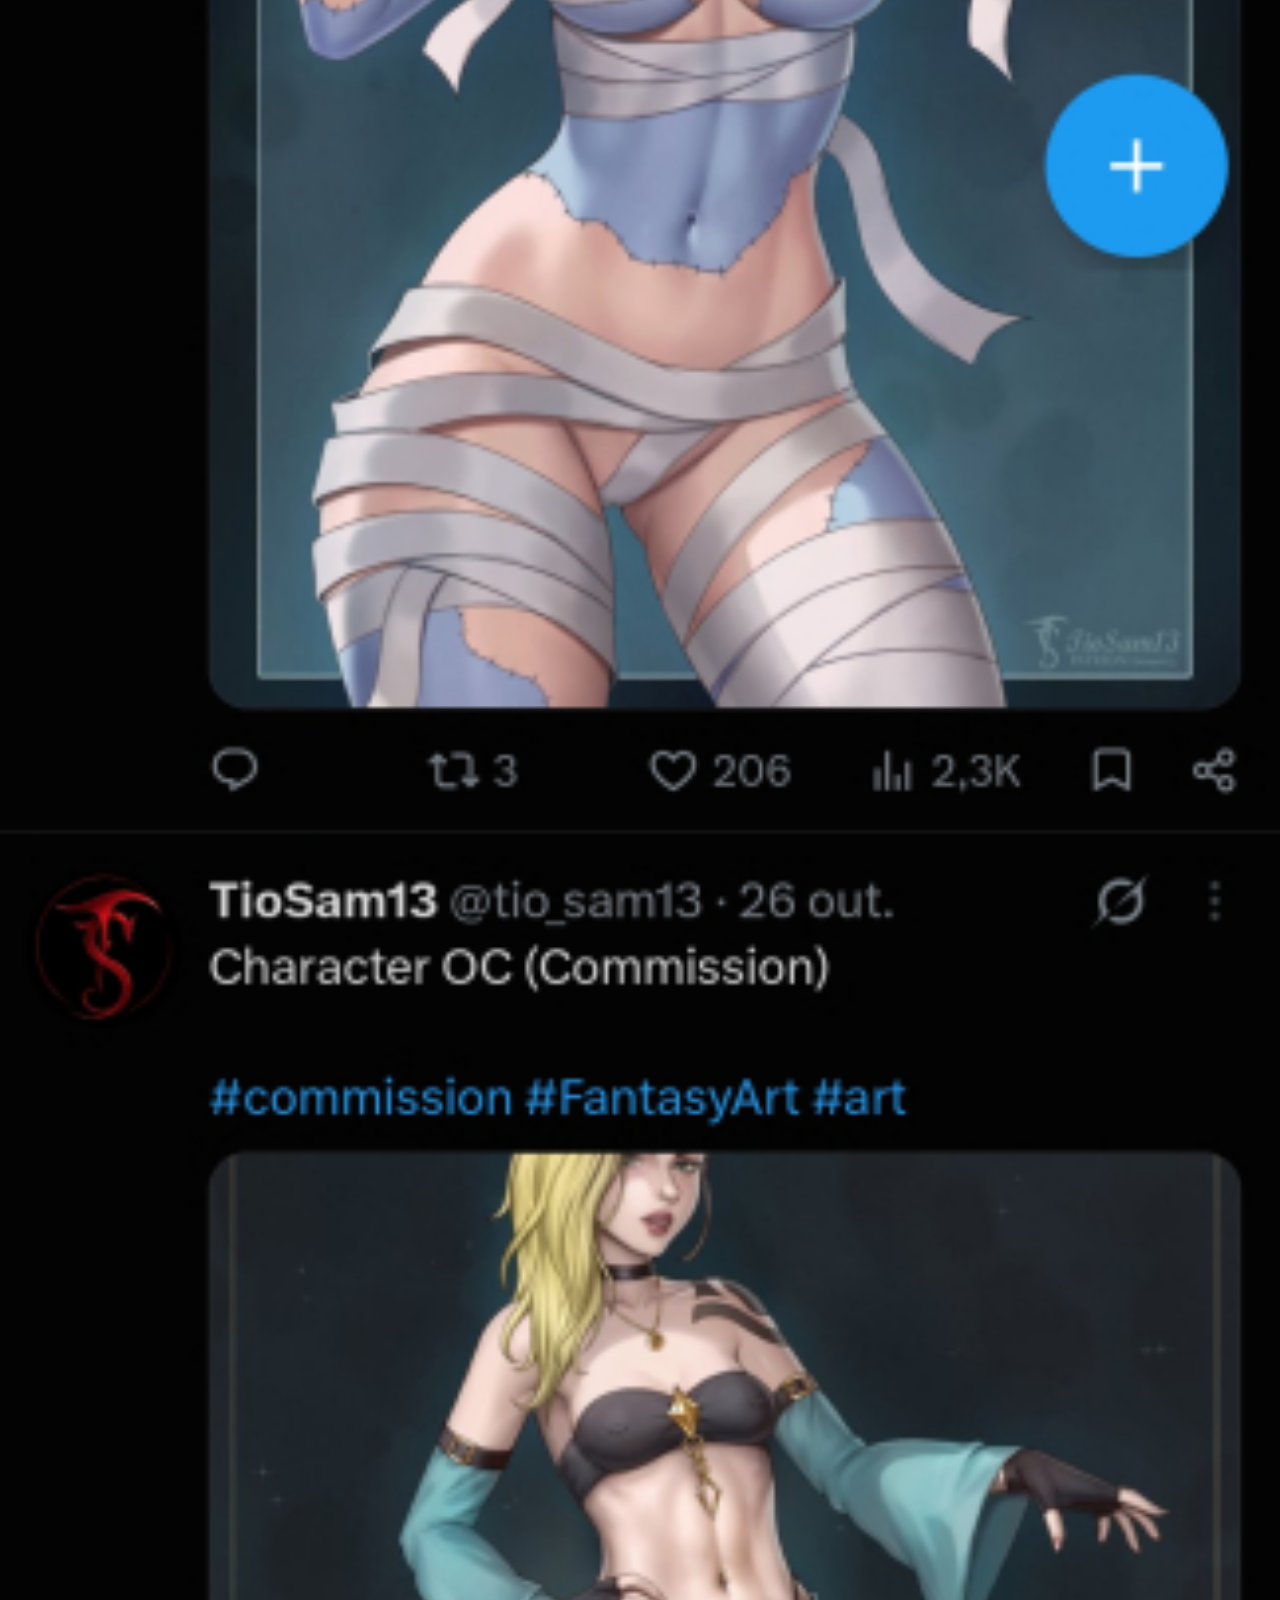
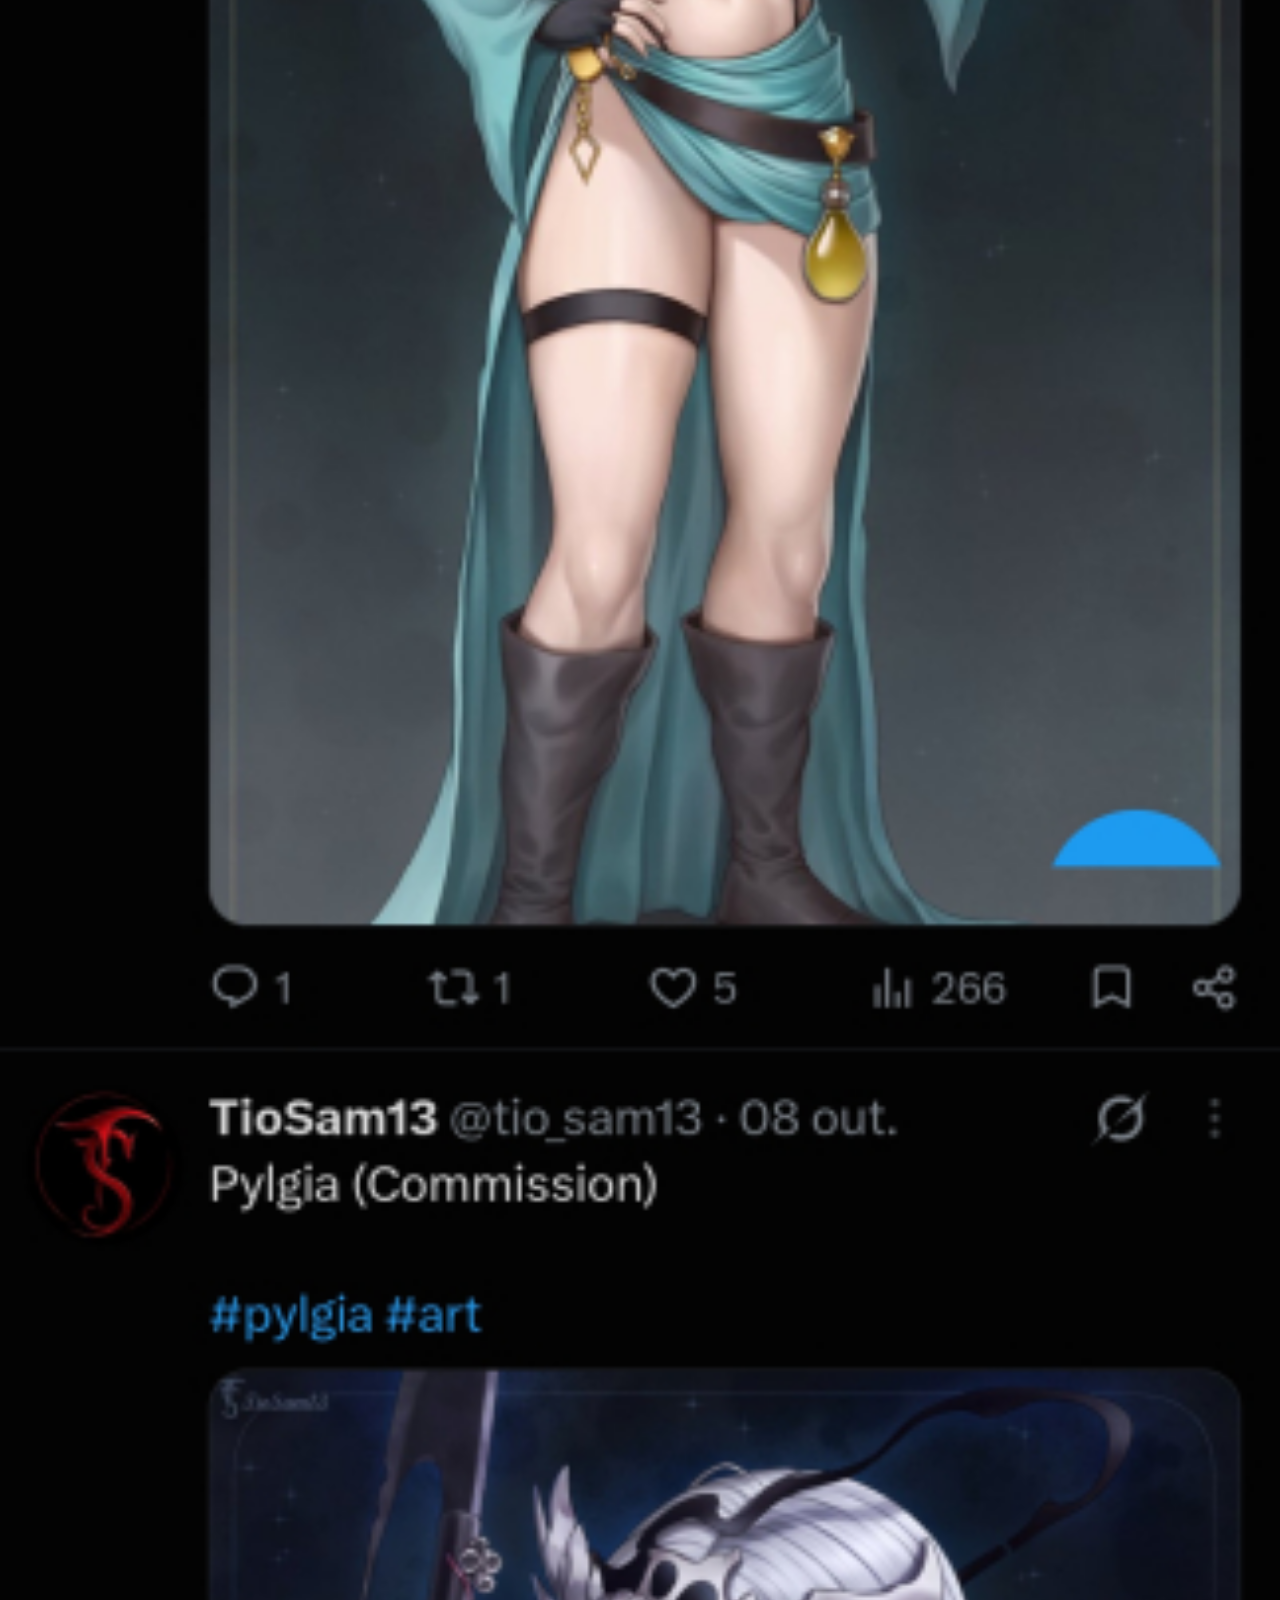
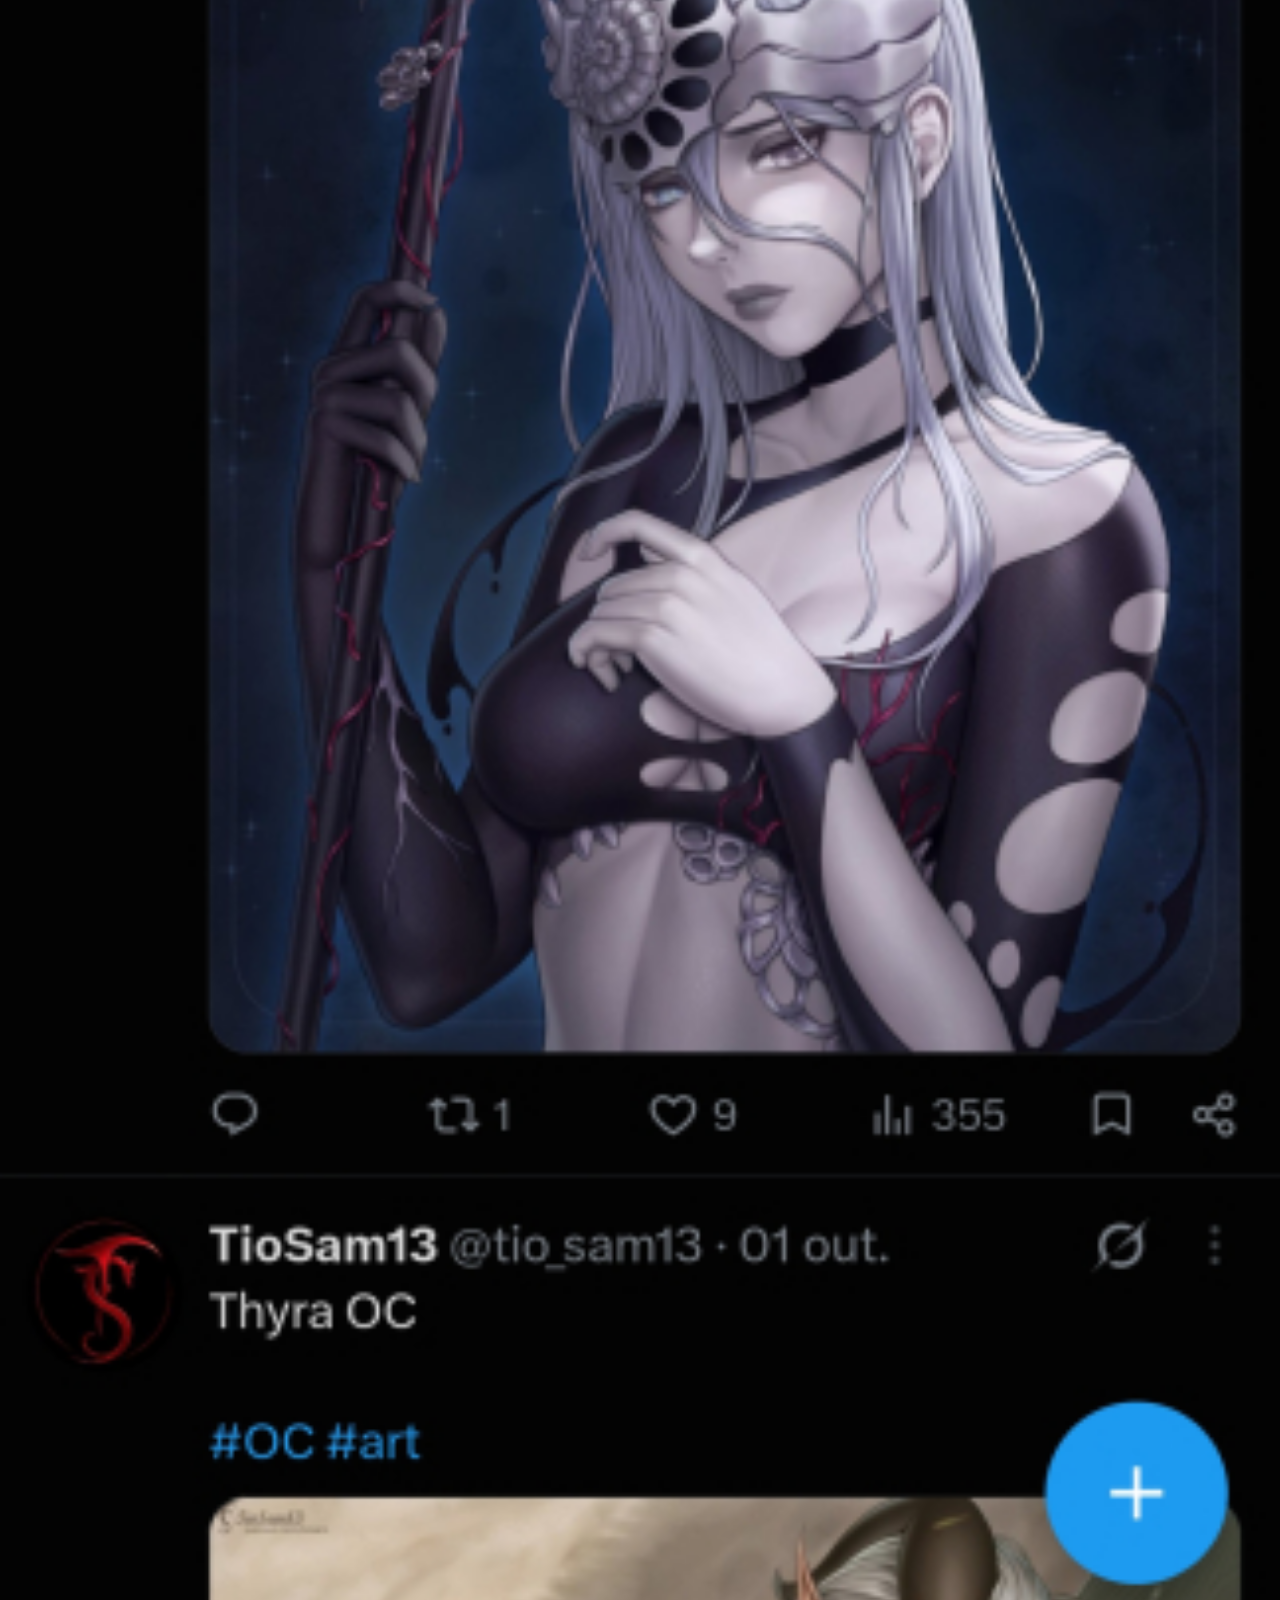
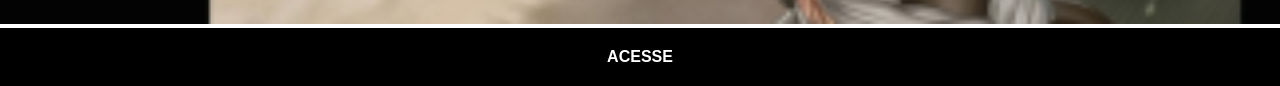
<file: meu-projeto/x.html>
<!DOCTYPE html>
<html lang="pt-br">
<head>
    <meta charset="UTF-8">
    <meta name="viewport" content="width=device-width, initial-scale=1.0">
    <link rel="stylesheet" href="estilos/social.css">
    <title>X</title>
</head>
<body>
    <img src="imagens/tela-x.jpg" alt="X">
    <a href="https://x.com/tio_sam13" target="_blank">ACESSE</a>
</body>
</html>
</file>
<file: estilos/style.css>
@charset "UTF-8";

* {
    margin: 0px;
    padding: 0px;
    font-family: Arial, Helvetica, sans-serif;
}

html, body {
    height: 100vh;
    width: 100vw;
    background-color: black;
}

body {
    background: url(../imagens/fundo-madeira.jpg) no-repeat top center;
    background-size: cover;
    background-attachment: fixed;
}

main {
    position: relative;
    height: 100vh;
}

#telefone {
    position: absolute;
    top: 50%;
    left: 50%;
    transform: translate(-50%, -50%);

    height: 627px;
    width: 311px;
    background: url(../imagens/frame-iphone.png) no-repeat;
}

#tela {
    position: relative;
    top: 81px;
    left: 23px;
    height: 470px;
    width: 266px;
}

#redes-sociais {
    text-align: right;
}

#redes-sociais img {
    width: 50px;
    margin: 10px;
    border-radius: 50%;
    box-shadow: 2px 2px 5px rgba(0, 0, 0, 0.413);
    box-sizing: border-box;
}

#redes-sociais img:hover {
    border: 2px solid white;
    transform: translate(-3px, -3px);
    box-shadow: 5px 5px 10px rgba(0, 0, 0, 0.498);
    transition: transform 0.3s, border 0.5s;
}
</file>
<file: meu-projeto/estilos/style.css>
@charset "UTF-8";

* {
    margin: 0px;
    padding: 0px;
    font-family: Arial, Helvetica, sans-serif;
}

html, body {
    height: 100vh;
    width: 100vw;
    background-color: black;
}

body {
    background: url(../imagens/fundo-madeira.jpg) no-repeat top center;
    background-size: cover;
    background-attachment: fixed;
}

main {
    position: relative;
    height: 100vh;
}

#telefone {
    position: absolute;
    top: 50%;
    left: 50%;
    transform: translate(-50%, -50%);

    height: 400px;
    width: 400px;
    background: url(../imagens/frame-poco-f3.png) no-repeat;
}

#tela {
    position: relative;
    top: 7px;
    left: 113px;
    height: 382px;
    width: 172px;
    border-radius: 5px;
}

#redes-sociais {
    text-align: right;
}

#redes-sociais img {
    width: 50px;
    margin: 10px;
    border-radius: 50%;
    box-shadow: 2px 2px 5px rgba(0, 0, 0, 0.425);
    box-sizing: border-box;
}

#redes-sociais img:hover {
    border: 2px solid red;
    transform: translate(-3px, -3px);
    box-shadow: 5px 5px 10px rgba(0, 0, 0, 0.459);
    transition: transform 0.4s, border 0.2s;
}
</file>
<file: estilos/social.css>
@charset "UTF-8";

* {
    margin: 0px;
    padding: 0px;
    font-family: Arial, Helvetica, sans-serif;
}

::-webkit-scrollbar {
    width: 0px;
    height: 0px;
}

img {
    width: 100vw;
}

a {
    display: block;
    background-color: darkred;
    color: white;
    padding: 20px;
    font-weight: bold;
    text-decoration: none;
    text-align: center;
}

a:hover {
    background-color: red;
}
</file>
<file: meu-projeto/estilos/social.css>
@charset "UTF-8";

* {
    margin: 0px;
    padding: 0px;
    font-family: Arial, Helvetica, sans-serif;
}

::-webkit-scrollbar {
    height: 0px;
    width: 0px;
}

img {
    width: 100vw;
}

a {
    display: block;
    background-color: black;
    color: white;
    padding: 20px;
    font-weight: bold;
    text-decoration: none;
    text-align: center;
}

a:hover {
    background-color: rgb(52, 52, 52);
}
</file>
